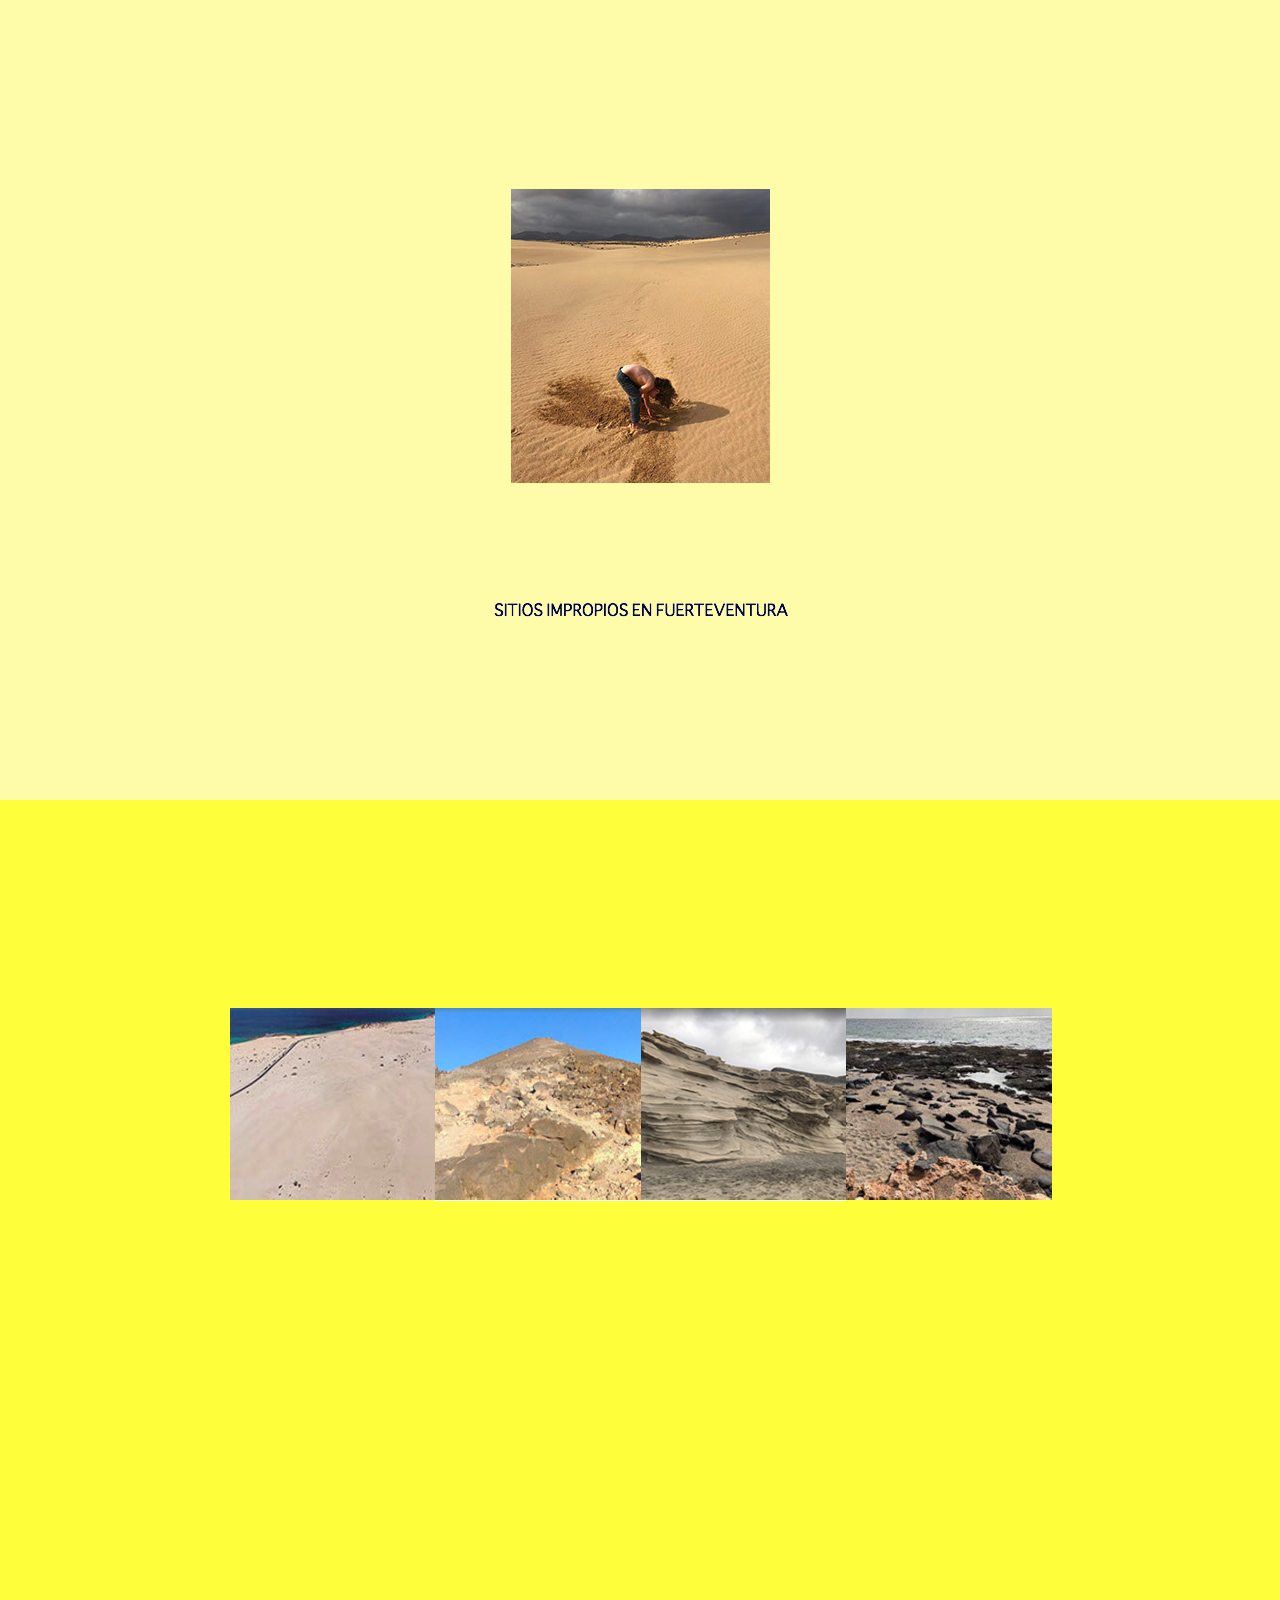
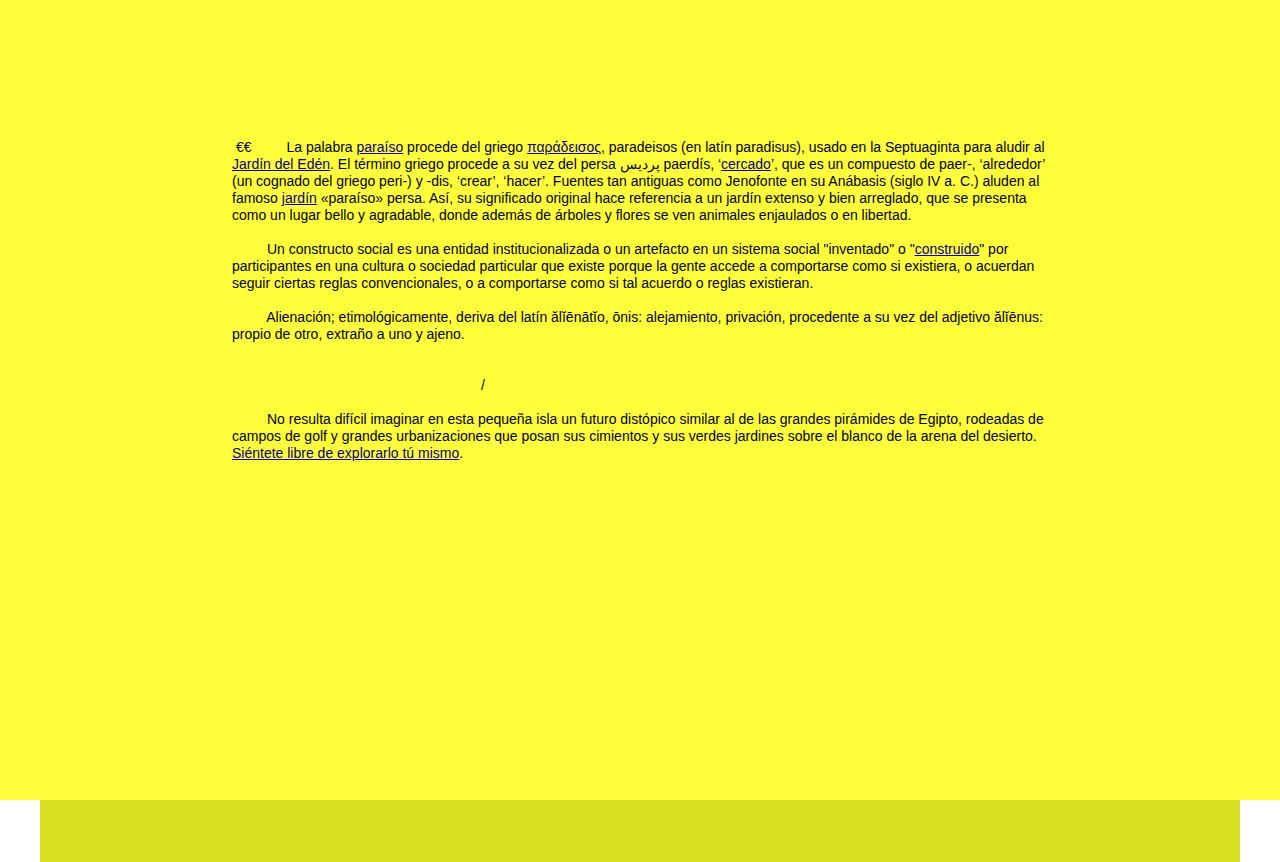
<file: index.html>
<!DOCTYPE html>
<html class="nojs html css_verticalspacer" lang="es-ES">
 <head>

  <meta http-equiv="Content-type" content="text/html;charset=UTF-8"/>
  <meta name="generator" content="2018.1.0.386"/>
  <meta name="viewport" content="width=device-width, initial-scale=1.0"/>
  
  <script type="text/javascript">
   // Update the 'nojs'/'js' class on the html node
document.documentElement.className = document.documentElement.className.replace(/\bnojs\b/g, 'js');

// Check that all required assets are uploaded and up-to-date
if(typeof Muse == "undefined") window.Muse = {}; window.Muse.assets = {"required":["museutils.js", "museconfig.js", "jquery.watch.js", "require.js", "index.css"], "outOfDate":[]};
</script>
  
  <title>Turismo impropio</title>
  <!-- CSS -->
  <link rel="stylesheet" type="text/css" href="css/site_global.css?crc=4075861810"/>
  <link rel="stylesheet" type="text/css" href="css/index.css?crc=460614976" id="pagesheet"/>
   </head>
 <body>

  <div class="clearfix borderbox" id="page"><!-- column -->
   <div class="browser_width colelem" id="u94-bw">
    <div id="u94"><!-- column -->
     <div class="clearfix" id="u94_align_to_page">
      <div class="clearfix colelem" id="pu100"><!-- group -->
       <div class="clip_frame grpelem" id="u100"><!-- image -->
        <img class="block" id="u100_img" src="images/captura%20de%20pantalla%202018-05-01%20a%20las%20120559.jpg?crc=4057016727" alt="" data-heightwidthratio="1.3424657534246576" data-image-width="219" data-image-height="294"/>
       </div>
       <div class="clip_frame grpelem" id="u207"><!-- image -->
        <img class="block" id="u207_img" src="images/captura%20de%20pantalla%202018-05-01%20a%20las%20180807.jpg?crc=450326606" alt="" data-heightwidthratio="1.135135135135135" data-image-width="259" data-image-height="294"/>
       </div>
      </div>
      <img class="colelem" id="u167-4" alt="SITIOS IMPROPIOS EN FUERTEVENTURA" src="images/u167-4.png?crc=461035942" data-image-width="314"/><!-- rasterized frame -->
     </div>
    </div>
   </div>
   <div class="browser_width colelem" id="u171-bw">
    <div id="u171"><!-- group -->
     <div class="clearfix" id="u171_align_to_page">
      <div class="clearfix grpelem" id="pu187"><!-- group -->
       <div class="clip_frame grpelem" id="u187"><!-- image -->
        <img class="block" id="u187_img" src="images/captura%20de%20pantalla%202018-05-01%20a%20las%20175258-crop-u187.png?crc=4215436377" alt="" data-heightwidthratio="0.9320388349514563" data-image-width="206" data-image-height="192"/>
       </div>
       <div class="clearfix grpelem" id="u345-4"><!-- content -->
        <p>DUNAS DE CORRALEJO</p>
       </div>
       <a class="nonblock nontext transition clip_frame grpelem" id="u290" href="dunas-de-corralejo.html" target="_blank"><!-- image --><img class="block" id="u290_img" src="images/captura%20de%20pantalla%202018-05-01%20a%20las%20180940%20copia-crop-u290.jpg?crc=534059481" alt="" data-heightwidthratio="0.9365853658536586" data-image-width="205" data-image-height="192"/></a>
       <div class="clip_frame grpelem" id="u351"><!-- image -->
        <img class="block" id="u351_img" src="images/captura%20de%20pantalla%202018-05-01%20a%20las%20221350-crop-u351.jpg?crc=3786433697" alt="" data-heightwidthratio="0.9368932038834952" data-image-width="206" data-image-height="193"/>
       </div>
       <div class="clearfix grpelem" id="u361-4"><!-- content -->
        <p>PENINSULA DE JANDÍA</p>
       </div>
       <a class="nonblock nontext transition clip_frame grpelem" id="u364" href="peninsula-de-jandia.html"><!-- image --><img class="block" id="u364_img" src="images/captura%20de%20pantalla%202018-05-01%20a%20las%20224847-crop-u364.jpg?crc=392081597" alt="" data-heightwidthratio="0.9320388349514563" data-image-width="206" data-image-height="192"/></a>
      </div>
      <div class="clearfix grpelem" id="pu322"><!-- group -->
       <div class="clip_frame grpelem" id="u322"><!-- image -->
        <img class="block" id="u322_img" src="images/captura%20de%20pantalla%202018-05-02341%20a%20las%20134556-crop-u322.png?crc=4099242477" alt="" data-heightwidthratio="0.9414634146341463" data-image-width="205" data-image-height="193"/>
       </div>
       <div class="clearfix grpelem" id="u348-4"><!-- content -->
        <p>ISTMO; LA PARED</p>
       </div>
       <a class="nonblock nontext transition clip_frame grpelem" id="u332" href="istmo.html"><!-- image --><img class="block" id="u332_img" src="images/captura%20de%20pantalla%202018jjjj-05-01%20a%20las%20143057%20copia-crop-u332.png?crc=3831789692" alt="" data-heightwidthratio="0.9320388349514563" data-image-width="206" data-image-height="192"/></a>
      </div>
      <div class="clearfix grpelem" id="pu177"><!-- group -->
       <div class="clip_frame grpelem" id="u177"><!-- image -->
        <img class="block" id="u177_img" src="images/captura%20de%20pantalla%202018-05-01%20a%20las%20125122-crop-u177.png?crc=41642833" alt="" data-heightwidthratio="0.9320388349514563" data-image-width="206" data-image-height="192"/>
       </div>
       <div class="clearfix grpelem" id="u342-4"><!-- content -->
        <p>CAMPOS DE GOLF, ANTIGUA</p>
       </div>
       <a class="nonblock nontext transition clip_frame grpelem" id="u374" href="campos-de-golf-antigua.html"><!-- image --><img class="block" id="u374_img" src="images/captura%20de%20pantalla%202018-05-01%20a%20las%20232249-crop-u374.jpg?crc=168032664" alt="" data-heightwidthratio="0.9320388349514563" data-image-width="206" data-image-height="192"/></a>
      </div>
     </div>
    </div>
   </div>
   <div class="browser_width colelem" id="u387-bw">
    <div id="u387"><!-- group -->
     <div class="clearfix" id="u387_align_to_page">
      <div class="clearfix grpelem" id="u390-43"><!-- content -->
       <p>&nbsp;€€&nbsp;&nbsp;&nbsp;&nbsp;&nbsp;&nbsp;&nbsp;&nbsp; La palabra <a class="nonblock" href="https://www.google.es/search?q=paraiso&amp;rlz=1C5CHFA_enES782ES785&amp;source=lnms&amp;tbm=isch&amp;sa=X&amp;ved=0ahUKEwim9KaD6fHaAhXJWBQKHY-dCH4Q_AUICigB&amp;biw=1402&amp;bih=694&amp;dpr=2" target="_blank">paraíso</a> procede del griego <a class="nonblock" href="https://www.google.es/search?q=%CF%80%CE%B1%CF%81%CE%AC%CE%B4%CE%B5%CE%B9%CF%83%CE%BF%CF%82&amp;rlz=1C5CHFA_enES782ES785&amp;source=lnms&amp;tbm=isch&amp;sa=X&amp;ved=0ahUKEwjbg5qc6fHaAhWFyRQKHcoyB_4Q_AUICigB&amp;biw=1402&amp;bih=734" target="_blank">παράδεισος</a>, paradeisos (en latín paradisus), usado en la Septuaginta para aludir al <a class="nonblock" href="https://www.google.es/search?q=Jard%C3%ADn+del+Ed%C3%A9n&amp;rlz=1C5CHFA_enES782ES785&amp;source=lnms&amp;tbm=isch&amp;sa=X&amp;ved=0ahUKEwi7z5Cx6fHaAhWEPRQKHenrBzgQ_AUICigB&amp;biw=1402&amp;bih=734&amp;dpr=2" target="_blank">Jardín del Edén</a>. El término griego procede a su vez del persa پرديس paerdís, ‘<a class="nonblock" href="https://www.google.es/search?q=cercado&amp;rlz=1C5CHFA_enES782ES785&amp;source=lnms&amp;tbm=isch&amp;sa=X&amp;ved=0ahUKEwjixbLJ6fHaAhVC0xQKHbVJCDwQ_AUICygC&amp;biw=1402&amp;bih=734">cercado</a>’, que es un compuesto de paer-, ‘alrededor’ (un cognado del griego peri-) y -dis, ‘crear’, ‘hacer’. Fuentes tan antiguas como Jenofonte en su Anábasis (siglo IV a. C.) aluden al famoso <a class="nonblock" href="https://www.google.es/search?q=jardin&amp;rlz=1C5CHFA_enES782ES785&amp;source=lnms&amp;tbm=isch&amp;sa=X&amp;ved=0ahUKEwjexLuv6vHaAhWBkRQKHQJgDSYQ_AUICigB&amp;biw=1402&amp;bih=734" target="_blank">jardín</a> «paraíso» persa. Así, su significado original hace referencia a un jardín extenso y bien arreglado, que se presenta como un lugar bello y agradable, donde además de árboles y flores se ven animales enjaulados o en libertad.</p>
       <p>&nbsp;</p>
       <p>&nbsp;&nbsp;&nbsp;&nbsp;&nbsp;&nbsp;&nbsp;&nbsp; Un constructo social es una entidad institucionalizada o un artefacto en un sistema social &quot;inventado&quot; o &quot;<a class="nonblock" href="https://www.google.es/search?rlz=1C5CHFA_enES782ES785&amp;biw=1402&amp;bih=734&amp;tbm=isch&amp;sa=1&amp;ei=9FnvWoXdHqWd6ASBkrqgAg&amp;q=construccion&amp;oq=construccion&amp;gs_l=img.3..0l10.2218.3843.0.4082.6.6.0.0.0.0.224.687.0j2j2.4.0....0...1c.1.64.img..2.4.687...0i67k1.0.ewAcQruUGqM" target="_blank">construido</a>&quot; por participantes en una cultura o sociedad particular que existe porque la gente accede a comportarse como si existiera, o acuerdan seguir ciertas reglas convencionales, o a comportarse como si tal acuerdo o reglas existieran.</p>
       <p>&nbsp;</p>
       <p>&nbsp;&nbsp;&nbsp;&nbsp;&nbsp;&nbsp;&nbsp;&nbsp; Alienación; etimológicamente, deriva del latín ălĭēnātĭo, ōnis: alejamiento, privación, procedente a su vez del adjetivo ălĭēnus: propio de otro, extraño a uno y ajeno.</p>
       <p>&nbsp;</p>
       <p>&nbsp;</p>
       <p>&nbsp;&nbsp;&nbsp;&nbsp;&nbsp;&nbsp;&nbsp;&nbsp;&nbsp;&nbsp;&nbsp;&nbsp;&nbsp;&nbsp;&nbsp;&nbsp;&nbsp;&nbsp;&nbsp;&nbsp;&nbsp;&nbsp;&nbsp;&nbsp;&nbsp;&nbsp;&nbsp;&nbsp;&nbsp;&nbsp;&nbsp;&nbsp;&nbsp;&nbsp;&nbsp;&nbsp;&nbsp;&nbsp;&nbsp;&nbsp;&nbsp;&nbsp;&nbsp;&nbsp;&nbsp;&nbsp;&nbsp;&nbsp;&nbsp;&nbsp;&nbsp;&nbsp;&nbsp;&nbsp;&nbsp;&nbsp;&nbsp;&nbsp;&nbsp;&nbsp;&nbsp;&nbsp;&nbsp; /</p>
       <p>&nbsp;</p>
       <p>&nbsp;&nbsp;&nbsp;&nbsp;&nbsp;&nbsp;&nbsp;&nbsp; No resulta difícil imaginar en esta pequeña isla un futuro distópico similar al de las grandes pirámides de Egipto, rodeadas de campos de golf y grandes urbanizaciones que posan sus cimientos y sus verdes jardines sobre el blanco de la arena del desierto. <a class="nonblock" href="https://www.google.es/maps/search/piramides+de+cerca+de+Egipto/@29.9782653,31.13116,796m/data=!3m2!1e3!4b1">Siéntete libre de explorarlo tú mismo</a>.</p>
       <p>&nbsp;</p>
      </div>
     </div>
    </div>
   </div>
   <div class="verticalspacer" data-offset-top="2399" data-content-above-spacer="2399" data-content-below-spacer="62" data-sizePolicy="fixed" data-pintopage="page_fixedLeft"></div>
  </div>
  <!-- Other scripts -->
  <script type="text/javascript">
   // Decide whether to suppress missing file error or not based on preference setting
var suppressMissingFileError = false
</script>
  <script type="text/javascript">
   window.Muse.assets.check=function(c){if(!window.Muse.assets.checked){window.Muse.assets.checked=!0;var b={},d=function(a,b){if(window.getComputedStyle){var c=window.getComputedStyle(a,null);return c&&c.getPropertyValue(b)||c&&c[b]||""}if(document.documentElement.currentStyle)return(c=a.currentStyle)&&c[b]||a.style&&a.style[b]||"";return""},a=function(a){if(a.match(/^rgb/))return a=a.replace(/\s+/g,"").match(/([\d\,]+)/gi)[0].split(","),(parseInt(a[0])<<16)+(parseInt(a[1])<<8)+parseInt(a[2]);if(a.match(/^\#/))return parseInt(a.substr(1),
16);return 0},f=function(f){for(var g=document.getElementsByTagName("link"),j=0;j<g.length;j++)if("text/css"==g[j].type){var l=(g[j].href||"").match(/\/?css\/([\w\-]+\.css)\?crc=(\d+)/);if(!l||!l[1]||!l[2])break;b[l[1]]=l[2]}g=document.createElement("div");g.className="version";g.style.cssText="display:none; width:1px; height:1px;";document.getElementsByTagName("body")[0].appendChild(g);for(j=0;j<Muse.assets.required.length;){var l=Muse.assets.required[j],k=l.match(/([\w\-\.]+)\.(\w+)$/),i=k&&k[1]?
k[1]:null,k=k&&k[2]?k[2]:null;switch(k.toLowerCase()){case "css":i=i.replace(/\W/gi,"_").replace(/^([^a-z])/gi,"_$1");g.className+=" "+i;i=a(d(g,"color"));k=a(d(g,"backgroundColor"));i!=0||k!=0?(Muse.assets.required.splice(j,1),"undefined"!=typeof b[l]&&(i!=b[l]>>>24||k!=(b[l]&16777215))&&Muse.assets.outOfDate.push(l)):j++;g.className="version";break;case "js":j++;break;default:throw Error("Unsupported file type: "+k);}}c?c().jquery!="1.8.3"&&Muse.assets.outOfDate.push("jquery-1.8.3.min.js"):Muse.assets.required.push("jquery-1.8.3.min.js");
g.parentNode.removeChild(g);if(Muse.assets.outOfDate.length||Muse.assets.required.length)g="Puede que determinados archivos falten en el servidor o sean incorrectos. Limpie la cache del navegador e inténtelo de nuevo. Si el problema persiste, póngase en contacto con el administrador del sitio web.",f&&Muse.assets.outOfDate.length&&(g+="\nOut of date: "+Muse.assets.outOfDate.join(",")),f&&Muse.assets.required.length&&(g+="\nMissing: "+Muse.assets.required.join(",")),suppressMissingFileError?(g+="\nUse SuppressMissingFileError key in AppPrefs.xml to show missing file error pop up.",console.log(g)):alert(g)};location&&location.search&&location.search.match&&location.search.match(/muse_debug/gi)?
setTimeout(function(){f(!0)},5E3):f()}};
var muse_init=function(){require.config({baseUrl:""});require(["jquery","museutils","whatinput","jquery.watch"],function(c){var $ = c;$(document).ready(function(){try{
window.Muse.assets.check($);/* body */
Muse.Utils.transformMarkupToFixBrowserProblemsPreInit();/* body */
Muse.Utils.prepHyperlinks(true);/* body */
Muse.Utils.resizeHeight('.browser_width');/* resize height */
Muse.Utils.requestAnimationFrame(function() { $('body').addClass('initialized'); });/* mark body as initialized */
Muse.Utils.makeButtonsVisibleAfterSettingMinWidth();/* body */
Muse.Utils.fullPage('#page');/* 100% height page */
Muse.Utils.showWidgetsWhenReady();/* body */
Muse.Utils.transformMarkupToFixBrowserProblems();/* body */
}catch(b){if(b&&"function"==typeof b.notify?b.notify():Muse.Assert.fail("Error calling selector function: "+b),false)throw b;}})})};

</script>
  <!-- RequireJS script -->
  <script src="scripts/require.js?crc=7928878" type="text/javascript" async data-main="scripts/museconfig.js?crc=310584261" onload="if (requirejs) requirejs.onError = function(requireType, requireModule) { if (requireType && requireType.toString && requireType.toString().indexOf && 0 <= requireType.toString().indexOf('#scripterror')) window.Muse.assets.check(); }" onerror="window.Muse.assets.check();"></script>
   </body>
</html>
</file>
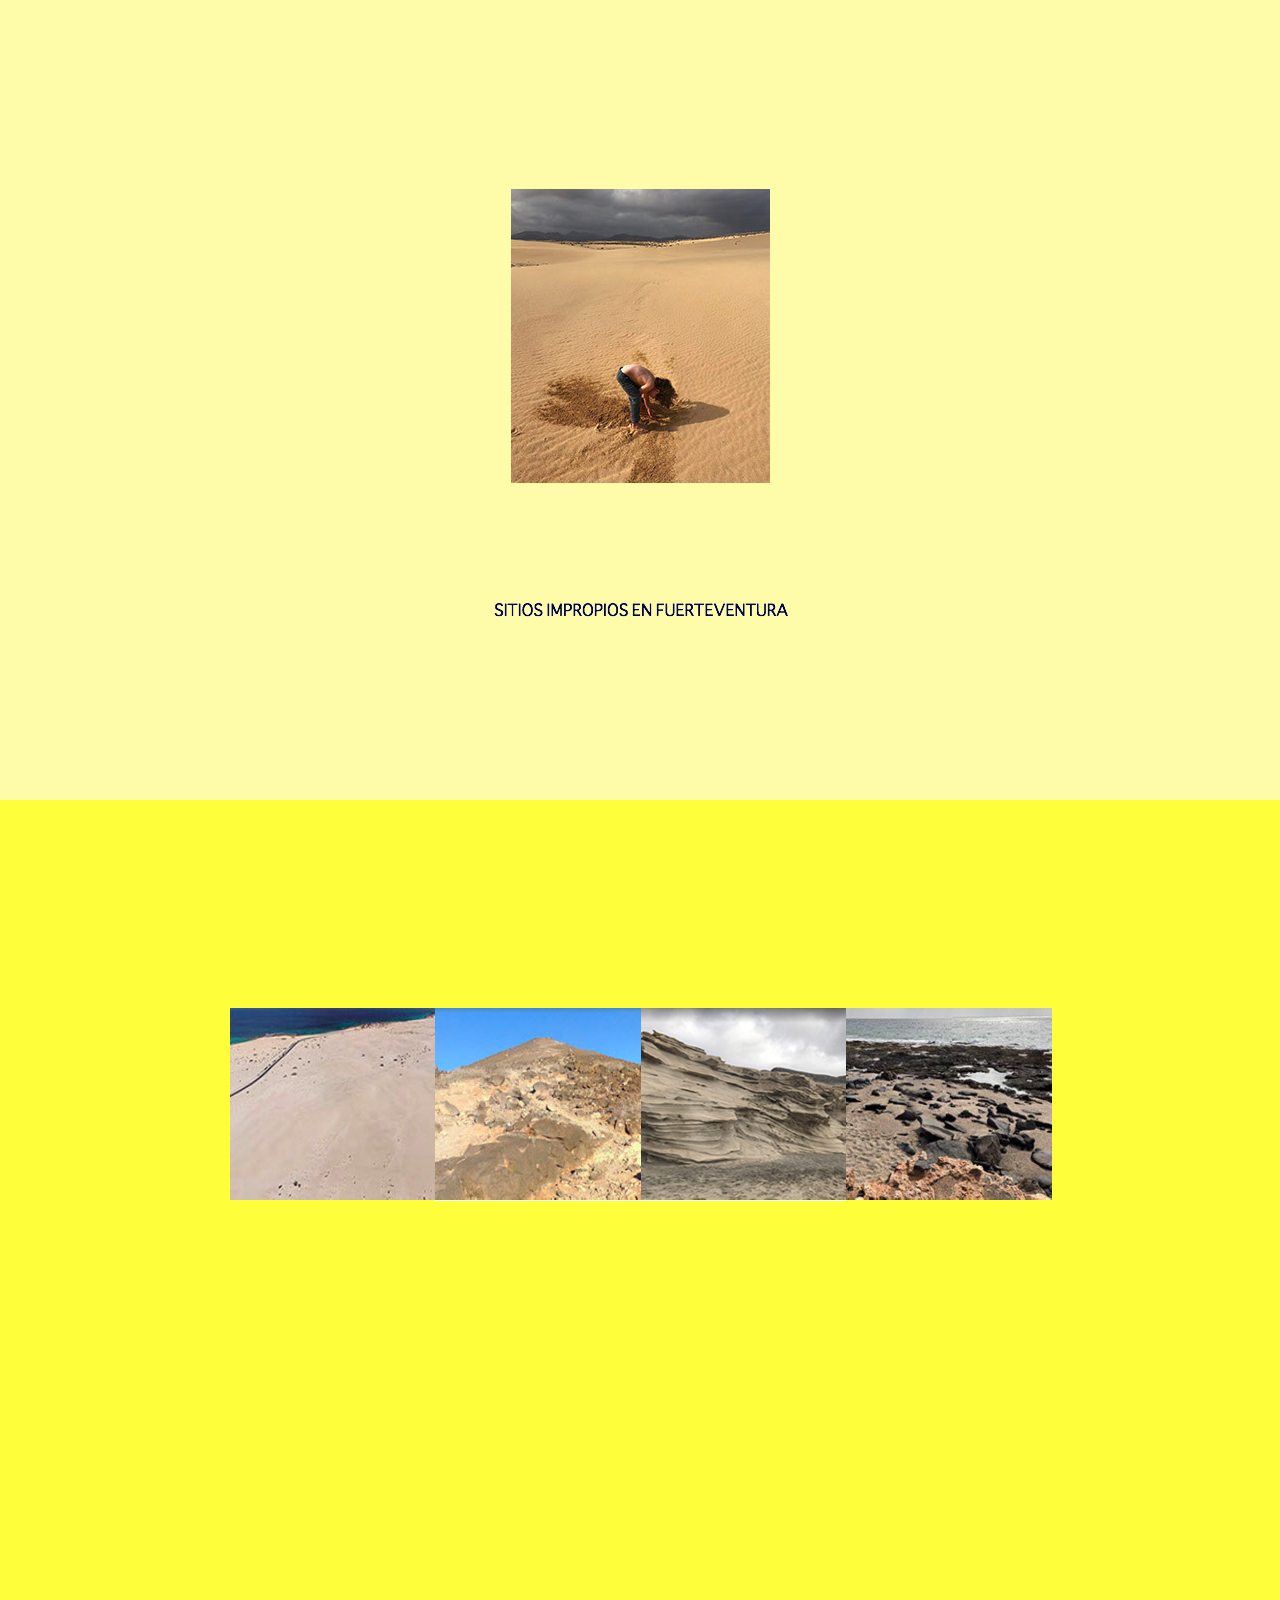
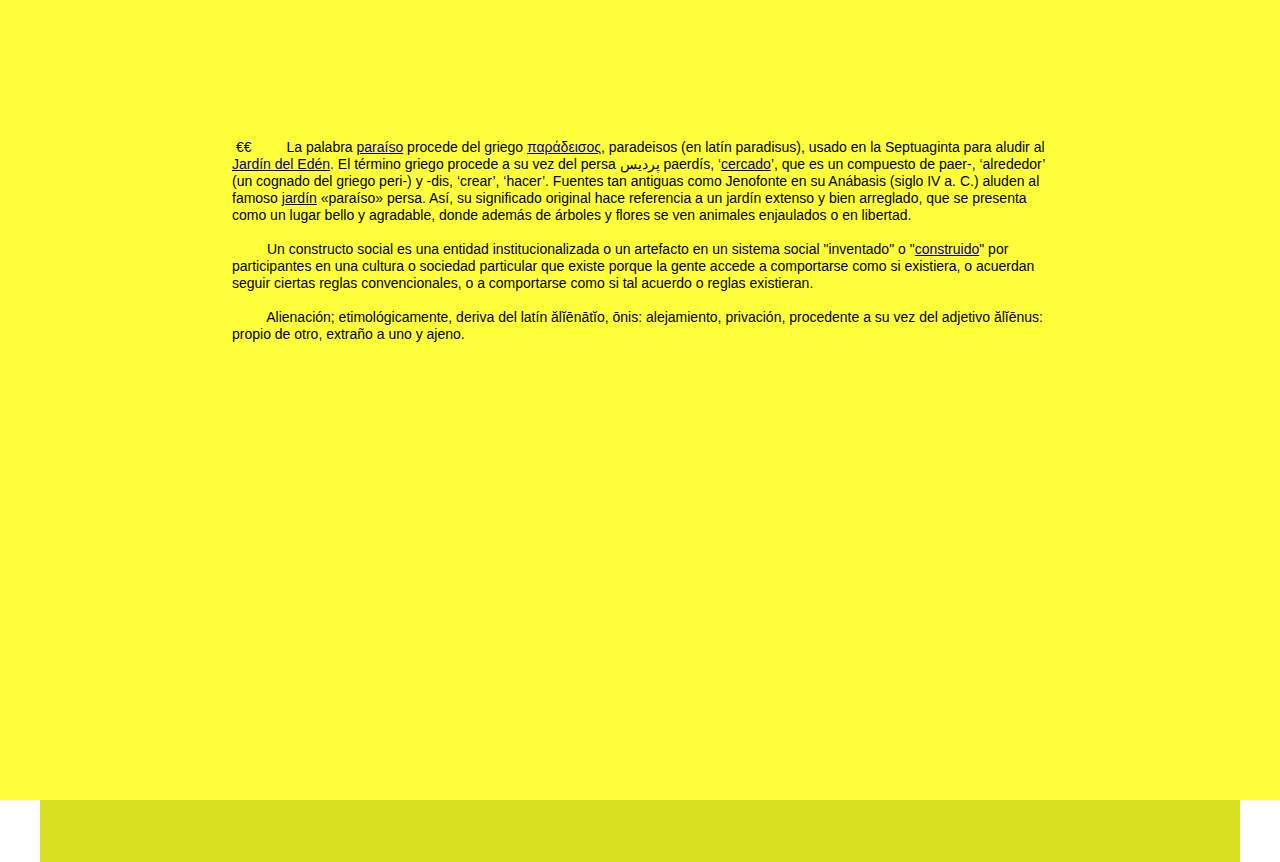
<file: docs/index.html>
<!DOCTYPE html>
<html class="nojs html css_verticalspacer" lang="es-ES">
 <head>

  <meta http-equiv="Content-type" content="text/html;charset=UTF-8"/>
  <meta name="generator" content="2018.1.0.386"/>
  <meta name="viewport" content="width=device-width, initial-scale=1.0"/>
  
  <script type="text/javascript">
   // Update the 'nojs'/'js' class on the html node
document.documentElement.className = document.documentElement.className.replace(/\bnojs\b/g, 'js');

// Check that all required assets are uploaded and up-to-date
if(typeof Muse == "undefined") window.Muse = {}; window.Muse.assets = {"required":["museutils.js", "museconfig.js", "jquery.watch.js", "require.js", "index.css"], "outOfDate":[]};
</script>
  
  <title>Turismo impropio</title>
  <!-- CSS -->
  <link rel="stylesheet" type="text/css" href="css/site_global.css?crc=4075861810"/>
  <link rel="stylesheet" type="text/css" href="css/index.css?crc=4117221356" id="pagesheet"/>
   </head>
 <body>

  <div class="clearfix borderbox" id="page"><!-- column -->
   <div class="browser_width colelem" id="u94-bw">
    <div id="u94"><!-- column -->
     <div class="clearfix" id="u94_align_to_page">
      <div class="clearfix colelem" id="pu100"><!-- group -->
       <div class="clip_frame grpelem" id="u100"><!-- image -->
        <img class="block" id="u100_img" src="images/captura%20de%20pantalla%202018-05-01%20a%20las%20120559.jpg?crc=4057016727" alt="" data-heightwidthratio="1.3424657534246576" data-image-width="219" data-image-height="294"/>
       </div>
       <div class="clip_frame grpelem" id="u207"><!-- image -->
        <img class="block" id="u207_img" src="images/captura%20de%20pantalla%202018-05-01%20a%20las%20180807.jpg?crc=450326606" alt="" data-heightwidthratio="1.135135135135135" data-image-width="259" data-image-height="294"/>
       </div>
      </div>
      <img class="colelem" id="u167-4" alt="SITIOS IMPROPIOS EN FUERTEVENTURA" src="images/u167-4.png?crc=461035942" data-image-width="314"/><!-- rasterized frame -->
     </div>
    </div>
   </div>
   <div class="browser_width colelem" id="u171-bw">
    <div id="u171"><!-- group -->
     <div class="clearfix" id="u171_align_to_page">
      <div class="clearfix grpelem" id="pu187"><!-- group -->
       <div class="clip_frame grpelem" id="u187"><!-- image -->
        <img class="block" id="u187_img" src="images/captura%20de%20pantalla%202018-05-01%20a%20las%20175258-crop-u187.png?crc=4215436377" alt="" data-heightwidthratio="0.9320388349514563" data-image-width="206" data-image-height="192"/>
       </div>
       <div class="clearfix grpelem" id="u345-4"><!-- content -->
        <p>DUNAS DE CORRALEJO</p>
       </div>
       <a class="nonblock nontext transition clip_frame grpelem" id="u290" href="dunas-de-corralejo.html" target="_blank"><!-- image --><img class="block" id="u290_img" src="images/captura%20de%20pantalla%202018-05-01%20a%20las%20180940%20copia-crop-u290.jpg?crc=534059481" alt="" data-heightwidthratio="0.9365853658536586" data-image-width="205" data-image-height="192"/></a>
       <div class="clip_frame grpelem" id="u351"><!-- image -->
        <img class="block" id="u351_img" src="images/captura%20de%20pantalla%202018-05-01%20a%20las%20221350-crop-u351.jpg?crc=3786433697" alt="" data-heightwidthratio="0.9368932038834952" data-image-width="206" data-image-height="193"/>
       </div>
       <div class="clearfix grpelem" id="u361-4"><!-- content -->
        <p>PENINSULA DE JANDÍA</p>
       </div>
       <a class="nonblock nontext transition clip_frame grpelem" id="u364" href="peninsula-de-jandia.html"><!-- image --><img class="block" id="u364_img" src="images/captura%20de%20pantalla%202018-05-01%20a%20las%20224847-crop-u364.jpg?crc=392081597" alt="" data-heightwidthratio="0.9320388349514563" data-image-width="206" data-image-height="192"/></a>
      </div>
      <div class="clearfix grpelem" id="pu322"><!-- group -->
       <div class="clip_frame grpelem" id="u322"><!-- image -->
        <img class="block" id="u322_img" src="images/captura%20de%20pantalla%202018-05-02341%20a%20las%20134556-crop-u322.png?crc=4099242477" alt="" data-heightwidthratio="0.9414634146341463" data-image-width="205" data-image-height="193"/>
       </div>
       <div class="clearfix grpelem" id="u348-4"><!-- content -->
        <p>ISTMO; LA PARED</p>
       </div>
       <a class="nonblock nontext transition clip_frame grpelem" id="u332" href="istmo.html"><!-- image --><img class="block" id="u332_img" src="images/captura%20de%20pantalla%202018jjjj-05-01%20a%20las%20143057%20copia-crop-u332.png?crc=3831789692" alt="" data-heightwidthratio="0.9320388349514563" data-image-width="206" data-image-height="192"/></a>
      </div>
      <div class="clearfix grpelem" id="pu177"><!-- group -->
       <div class="clip_frame grpelem" id="u177"><!-- image -->
        <img class="block" id="u177_img" src="images/captura%20de%20pantalla%202018-05-01%20a%20las%20125122-crop-u177.png?crc=41642833" alt="" data-heightwidthratio="0.9320388349514563" data-image-width="206" data-image-height="192"/>
       </div>
       <div class="clearfix grpelem" id="u342-4"><!-- content -->
        <p>CAMPOS DE GOLF, ANTIGUA</p>
       </div>
       <a class="nonblock nontext transition clip_frame grpelem" id="u374" href="campos-de-golf-antigua.html"><!-- image --><img class="block" id="u374_img" src="images/captura%20de%20pantalla%202018-05-01%20a%20las%20232249-crop-u374.jpg?crc=168032664" alt="" data-heightwidthratio="0.9320388349514563" data-image-width="206" data-image-height="192"/></a>
      </div>
     </div>
    </div>
   </div>
   <div class="browser_width colelem" id="u387-bw">
    <div id="u387"><!-- group -->
     <div class="clearfix" id="u387_align_to_page">
      <div class="clearfix grpelem" id="u390-30"><!-- content -->
       <p>&nbsp;€€&nbsp;&nbsp;&nbsp;&nbsp;&nbsp;&nbsp;&nbsp;&nbsp; La palabra <a class="nonblock" href="https://www.google.es/search?q=paraiso&amp;rlz=1C5CHFA_enES782ES785&amp;source=lnms&amp;tbm=isch&amp;sa=X&amp;ved=0ahUKEwim9KaD6fHaAhXJWBQKHY-dCH4Q_AUICigB&amp;biw=1402&amp;bih=694&amp;dpr=2" target="_blank">paraíso</a> procede del griego <a class="nonblock" href="https://www.google.es/search?q=%CF%80%CE%B1%CF%81%CE%AC%CE%B4%CE%B5%CE%B9%CF%83%CE%BF%CF%82&amp;rlz=1C5CHFA_enES782ES785&amp;source=lnms&amp;tbm=isch&amp;sa=X&amp;ved=0ahUKEwjbg5qc6fHaAhWFyRQKHcoyB_4Q_AUICigB&amp;biw=1402&amp;bih=734" target="_blank">παράδεισος</a>, paradeisos (en latín paradisus), usado en la Septuaginta para aludir al <a class="nonblock" href="https://www.google.es/search?q=Jard%C3%ADn+del+Ed%C3%A9n&amp;rlz=1C5CHFA_enES782ES785&amp;source=lnms&amp;tbm=isch&amp;sa=X&amp;ved=0ahUKEwi7z5Cx6fHaAhWEPRQKHenrBzgQ_AUICigB&amp;biw=1402&amp;bih=734&amp;dpr=2" target="_blank">Jardín del Edén</a>. El término griego procede a su vez del persa پرديس paerdís, ‘<a class="nonblock" href="https://www.google.es/search?q=cercado&amp;rlz=1C5CHFA_enES782ES785&amp;source=lnms&amp;tbm=isch&amp;sa=X&amp;ved=0ahUKEwjixbLJ6fHaAhVC0xQKHbVJCDwQ_AUICygC&amp;biw=1402&amp;bih=734">cercado</a>’, que es un compuesto de paer-, ‘alrededor’ (un cognado del griego peri-) y -dis, ‘crear’, ‘hacer’. Fuentes tan antiguas como Jenofonte en su Anábasis (siglo IV a. C.) aluden al famoso <a class="nonblock" href="https://www.google.es/search?q=jardin&amp;rlz=1C5CHFA_enES782ES785&amp;source=lnms&amp;tbm=isch&amp;sa=X&amp;ved=0ahUKEwjexLuv6vHaAhWBkRQKHQJgDSYQ_AUICigB&amp;biw=1402&amp;bih=734" target="_blank">jardín</a> «paraíso» persa. Así, su significado original hace referencia a un jardín extenso y bien arreglado, que se presenta como un lugar bello y agradable, donde además de árboles y flores se ven animales enjaulados o en libertad.</p>
       <p>&nbsp;</p>
       <p>&nbsp;&nbsp;&nbsp;&nbsp;&nbsp;&nbsp;&nbsp;&nbsp; Un constructo social es una entidad institucionalizada o un artefacto en un sistema social &quot;inventado&quot; o &quot;<a class="nonblock" href="https://www.google.es/search?rlz=1C5CHFA_enES782ES785&amp;biw=1402&amp;bih=734&amp;tbm=isch&amp;sa=1&amp;ei=9FnvWoXdHqWd6ASBkrqgAg&amp;q=construccion&amp;oq=construccion&amp;gs_l=img.3..0l10.2218.3843.0.4082.6.6.0.0.0.0.224.687.0j2j2.4.0....0...1c.1.64.img..2.4.687...0i67k1.0.ewAcQruUGqM" target="_blank">construido</a>&quot; por participantes en una cultura o sociedad particular que existe porque la gente accede a comportarse como si existiera, o acuerdan seguir ciertas reglas convencionales, o a comportarse como si tal acuerdo o reglas existieran.</p>
       <p>&nbsp;</p>
       <p>&nbsp;&nbsp;&nbsp;&nbsp;&nbsp;&nbsp;&nbsp;&nbsp; Alienación; etimológicamente, deriva del latín ălĭēnātĭo, ōnis: alejamiento, privación, procedente a su vez del adjetivo ălĭēnus: propio de otro, extraño a uno y ajeno.</p>
      </div>
     </div>
    </div>
   </div>
   <div class="verticalspacer" data-offset-top="2399" data-content-above-spacer="2399" data-content-below-spacer="62" data-sizePolicy="fixed" data-pintopage="page_fixedLeft"></div>
  </div>
  <!-- Other scripts -->
  <script type="text/javascript">
   // Decide whether to suppress missing file error or not based on preference setting
var suppressMissingFileError = false
</script>
  <script type="text/javascript">
   window.Muse.assets.check=function(c){if(!window.Muse.assets.checked){window.Muse.assets.checked=!0;var b={},d=function(a,b){if(window.getComputedStyle){var c=window.getComputedStyle(a,null);return c&&c.getPropertyValue(b)||c&&c[b]||""}if(document.documentElement.currentStyle)return(c=a.currentStyle)&&c[b]||a.style&&a.style[b]||"";return""},a=function(a){if(a.match(/^rgb/))return a=a.replace(/\s+/g,"").match(/([\d\,]+)/gi)[0].split(","),(parseInt(a[0])<<16)+(parseInt(a[1])<<8)+parseInt(a[2]);if(a.match(/^\#/))return parseInt(a.substr(1),
16);return 0},f=function(f){for(var g=document.getElementsByTagName("link"),j=0;j<g.length;j++)if("text/css"==g[j].type){var l=(g[j].href||"").match(/\/?css\/([\w\-]+\.css)\?crc=(\d+)/);if(!l||!l[1]||!l[2])break;b[l[1]]=l[2]}g=document.createElement("div");g.className="version";g.style.cssText="display:none; width:1px; height:1px;";document.getElementsByTagName("body")[0].appendChild(g);for(j=0;j<Muse.assets.required.length;){var l=Muse.assets.required[j],k=l.match(/([\w\-\.]+)\.(\w+)$/),i=k&&k[1]?
k[1]:null,k=k&&k[2]?k[2]:null;switch(k.toLowerCase()){case "css":i=i.replace(/\W/gi,"_").replace(/^([^a-z])/gi,"_$1");g.className+=" "+i;i=a(d(g,"color"));k=a(d(g,"backgroundColor"));i!=0||k!=0?(Muse.assets.required.splice(j,1),"undefined"!=typeof b[l]&&(i!=b[l]>>>24||k!=(b[l]&16777215))&&Muse.assets.outOfDate.push(l)):j++;g.className="version";break;case "js":j++;break;default:throw Error("Unsupported file type: "+k);}}c?c().jquery!="1.8.3"&&Muse.assets.outOfDate.push("jquery-1.8.3.min.js"):Muse.assets.required.push("jquery-1.8.3.min.js");
g.parentNode.removeChild(g);if(Muse.assets.outOfDate.length||Muse.assets.required.length)g="Puede que determinados archivos falten en el servidor o sean incorrectos. Limpie la cache del navegador e inténtelo de nuevo. Si el problema persiste, póngase en contacto con el administrador del sitio web.",f&&Muse.assets.outOfDate.length&&(g+="\nOut of date: "+Muse.assets.outOfDate.join(",")),f&&Muse.assets.required.length&&(g+="\nMissing: "+Muse.assets.required.join(",")),suppressMissingFileError?(g+="\nUse SuppressMissingFileError key in AppPrefs.xml to show missing file error pop up.",console.log(g)):alert(g)};location&&location.search&&location.search.match&&location.search.match(/muse_debug/gi)?
setTimeout(function(){f(!0)},5E3):f()}};
var muse_init=function(){require.config({baseUrl:""});require(["jquery","museutils","whatinput","jquery.watch"],function(c){var $ = c;$(document).ready(function(){try{
window.Muse.assets.check($);/* body */
Muse.Utils.transformMarkupToFixBrowserProblemsPreInit();/* body */
Muse.Utils.prepHyperlinks(true);/* body */
Muse.Utils.resizeHeight('.browser_width');/* resize height */
Muse.Utils.requestAnimationFrame(function() { $('body').addClass('initialized'); });/* mark body as initialized */
Muse.Utils.makeButtonsVisibleAfterSettingMinWidth();/* body */
Muse.Utils.fullPage('#page');/* 100% height page */
Muse.Utils.showWidgetsWhenReady();/* body */
Muse.Utils.transformMarkupToFixBrowserProblems();/* body */
}catch(b){if(b&&"function"==typeof b.notify?b.notify():Muse.Assert.fail("Error calling selector function: "+b),false)throw b;}})})};

</script>
  <!-- RequireJS script -->
  <script src="scripts/require.js?crc=7928878" type="text/javascript" async data-main="scripts/museconfig.js?crc=310584261" onload="if (requirejs) requirejs.onError = function(requireType, requireModule) { if (requireType && requireType.toString && requireType.toString().indexOf && 0 <= requireType.toString().indexOf('#scripterror')) window.Muse.assets.check(); }" onerror="window.Muse.assets.check();"></script>
   </body>
</html>
</file>
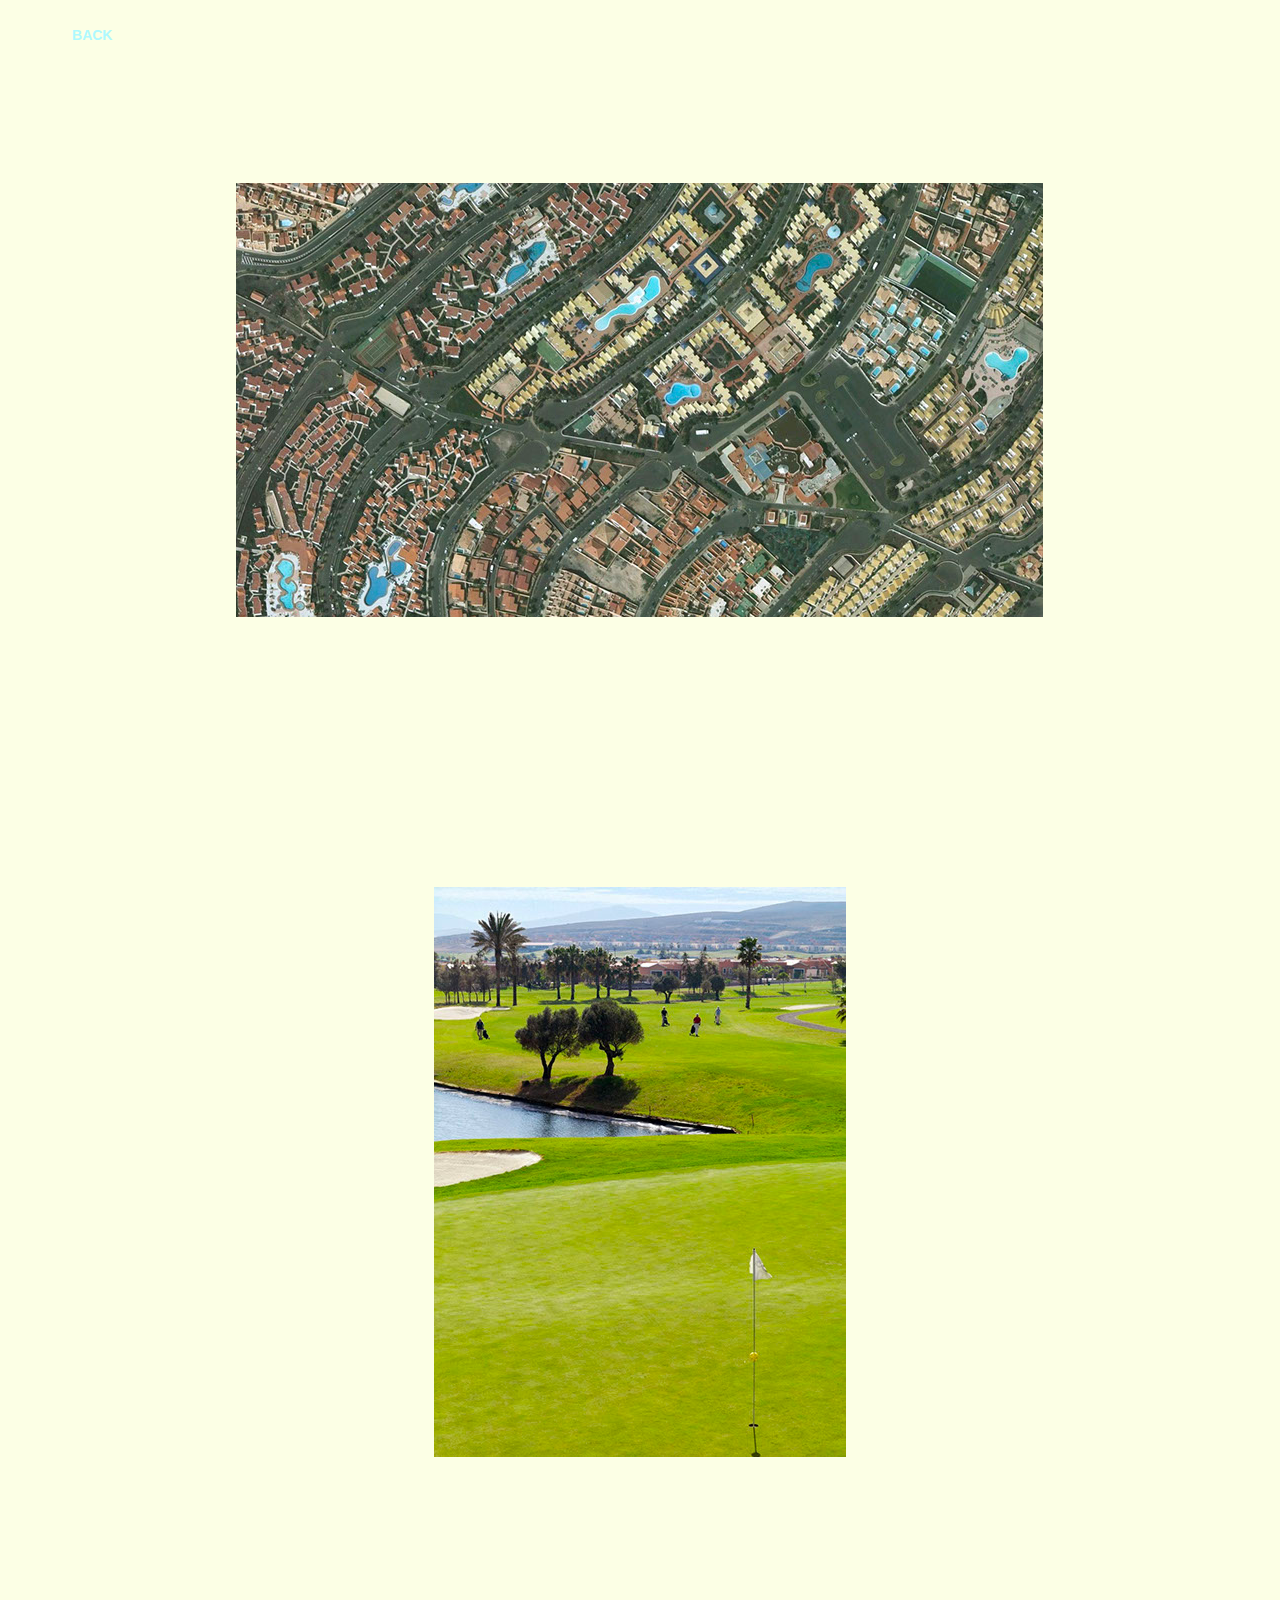
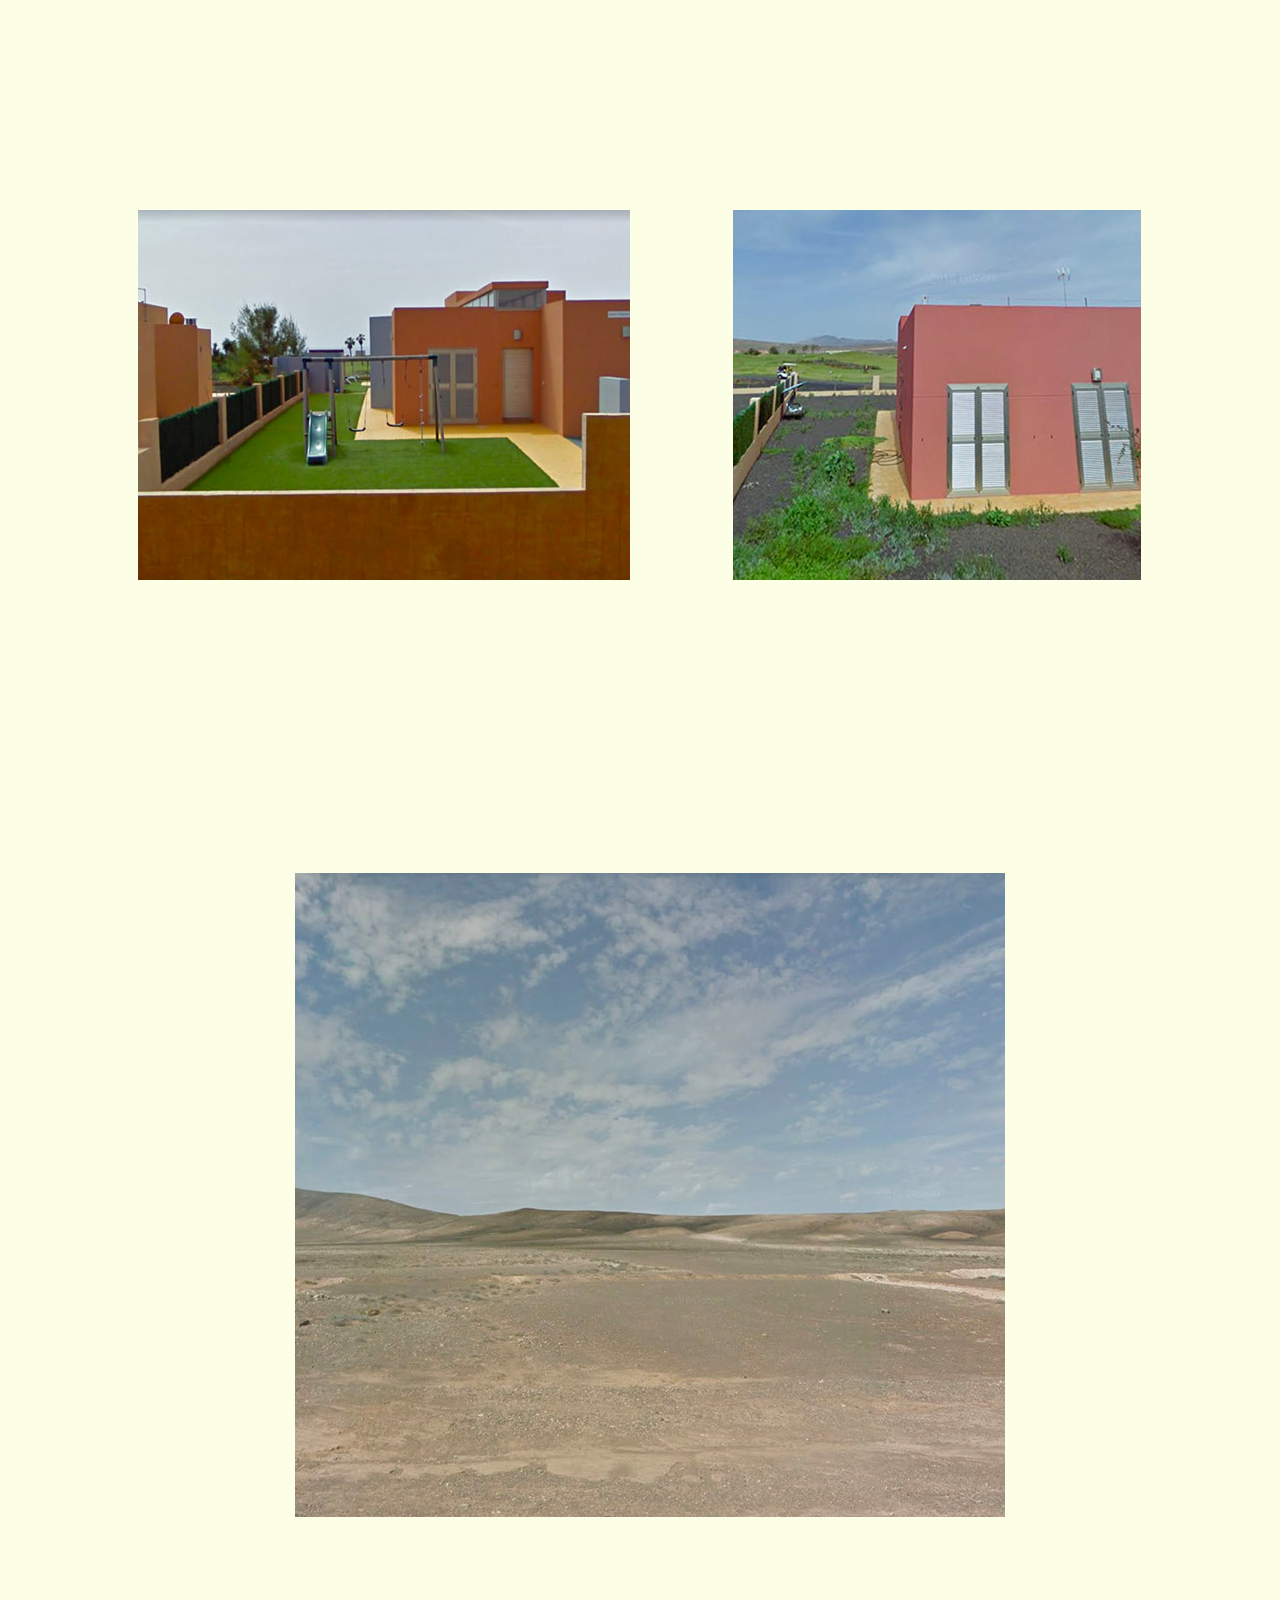
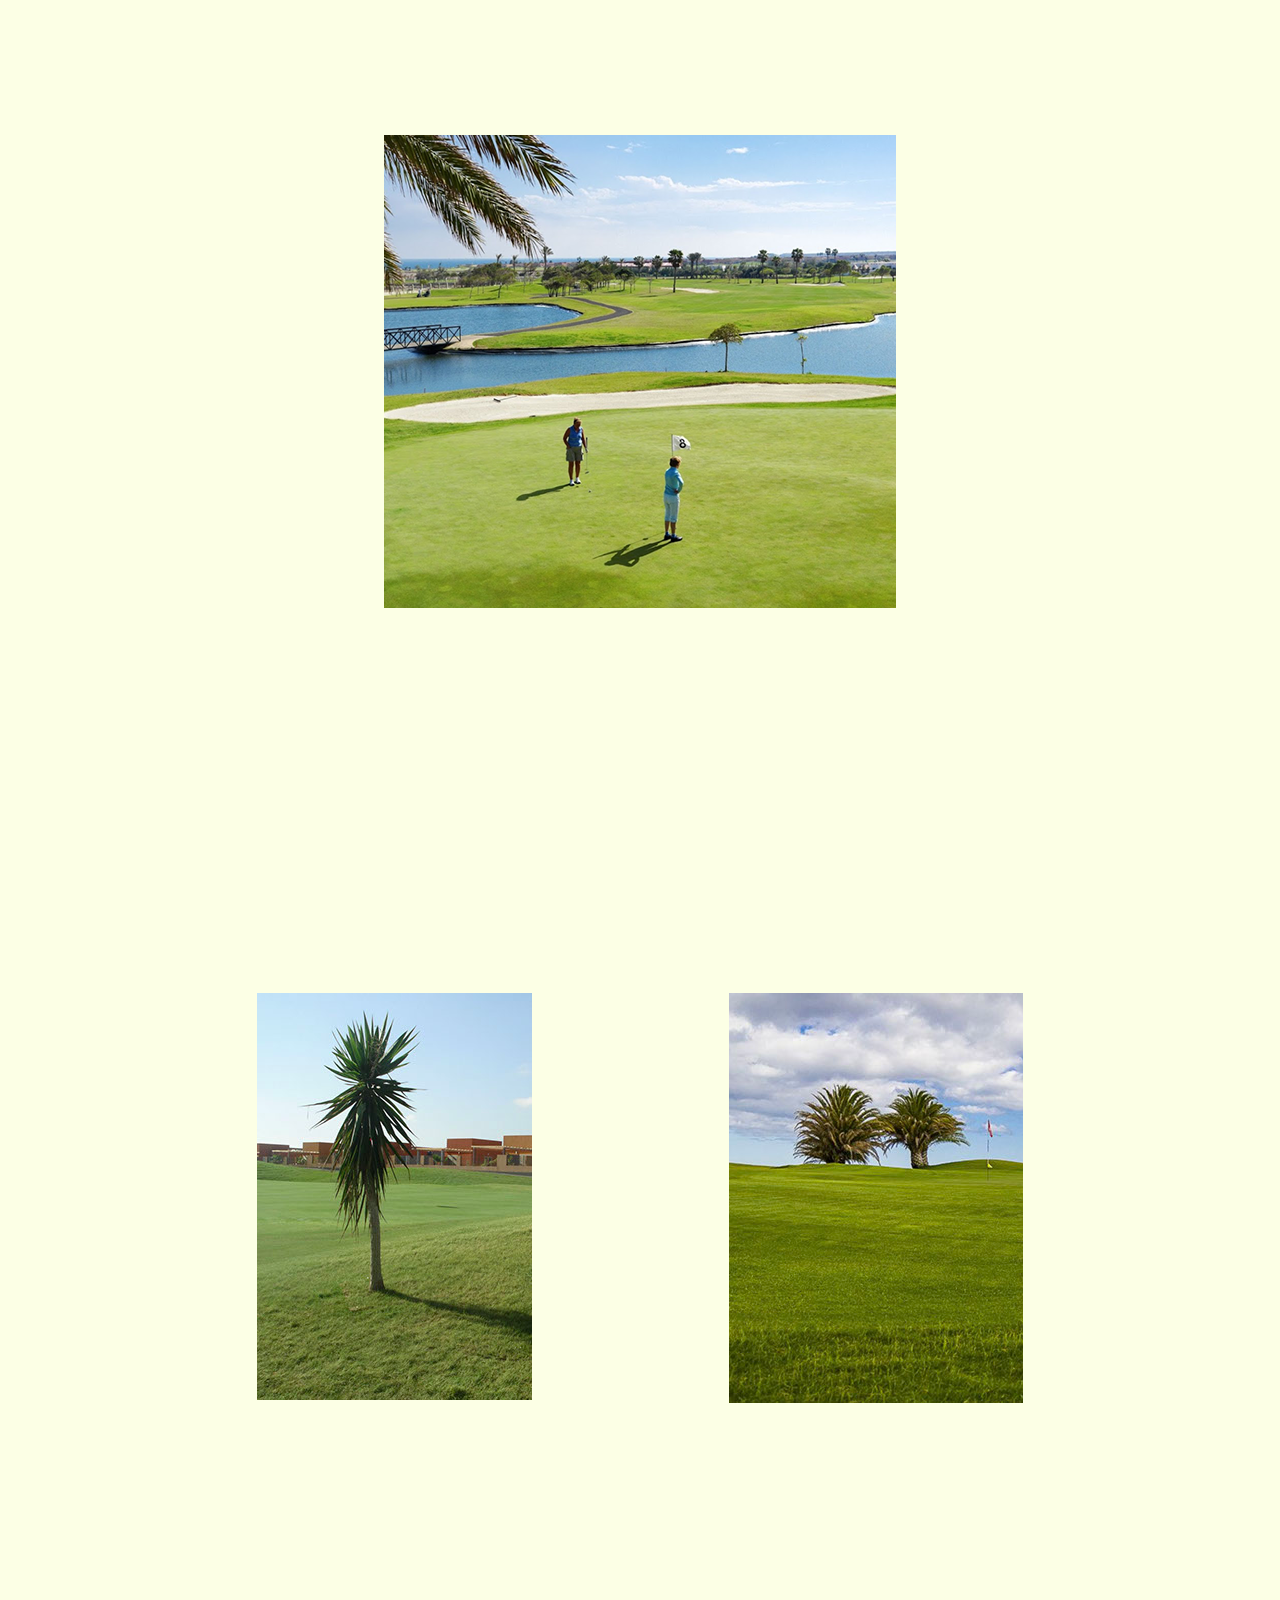
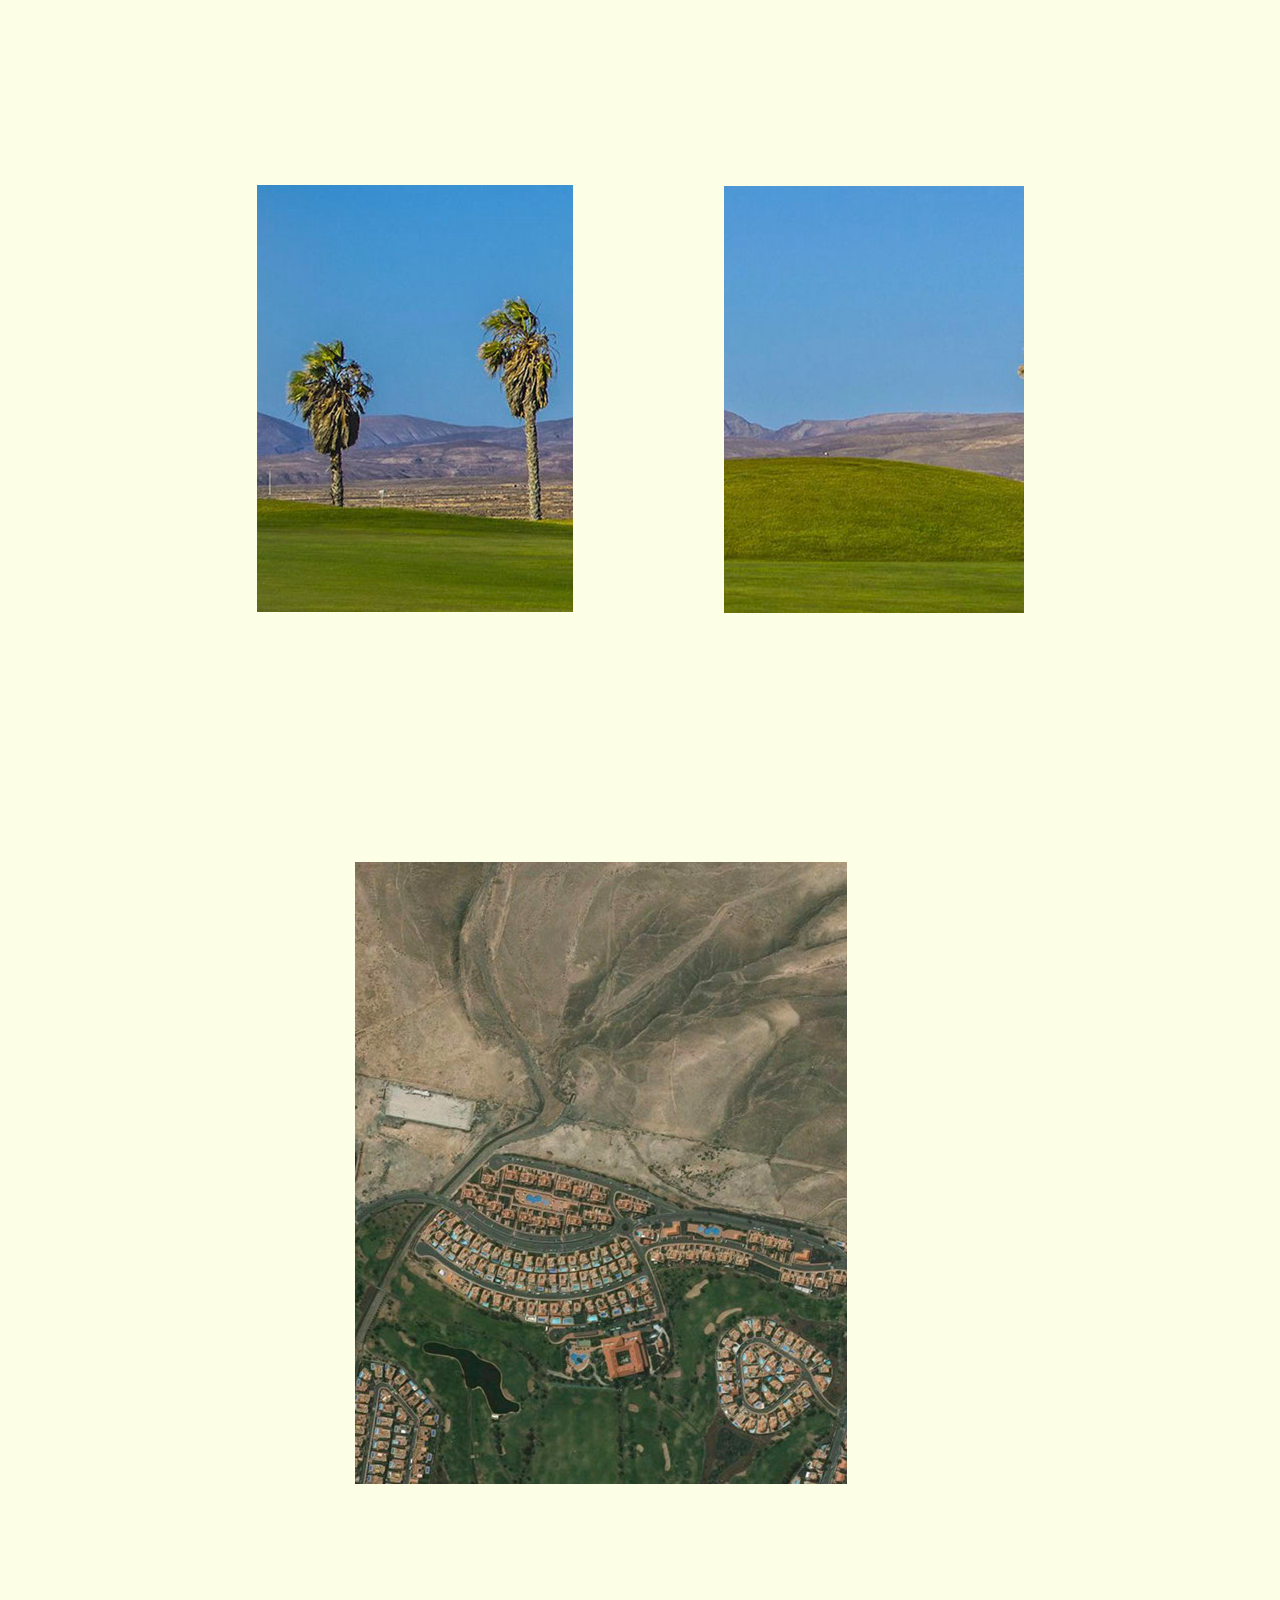
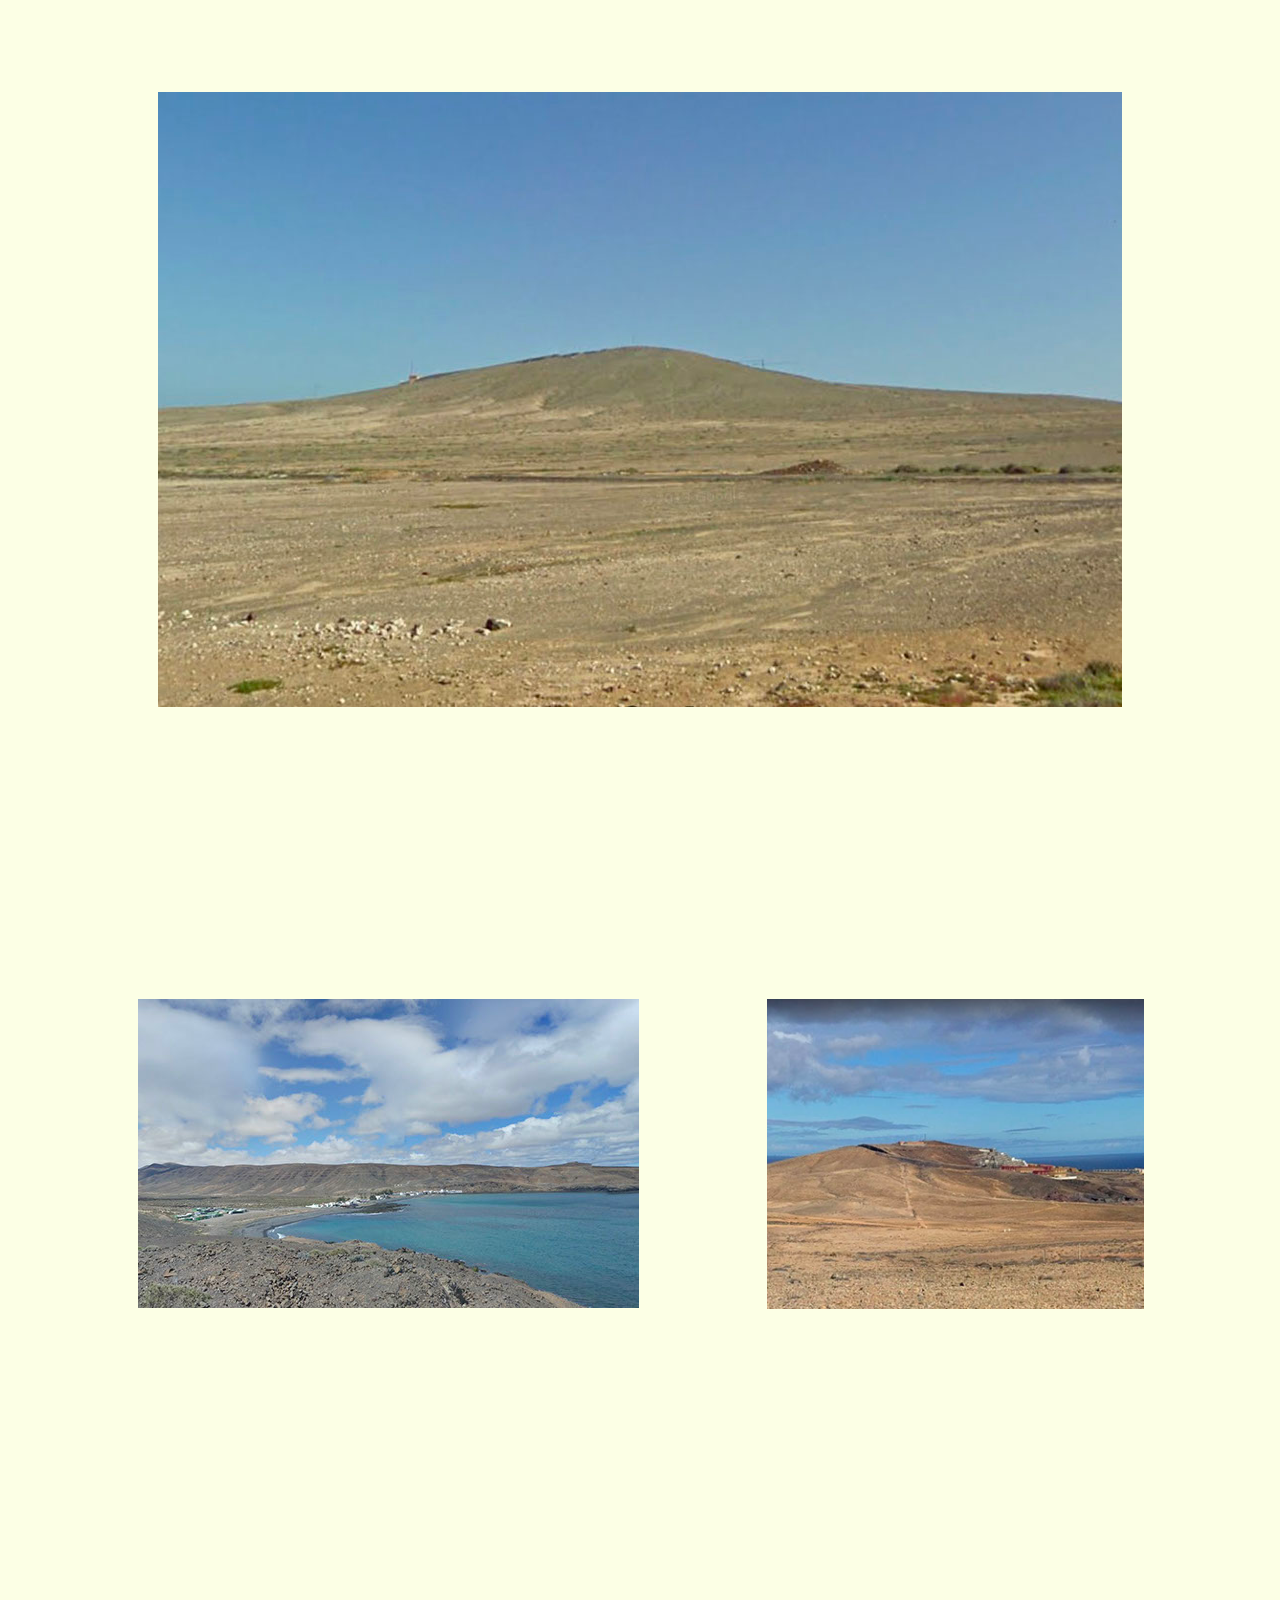
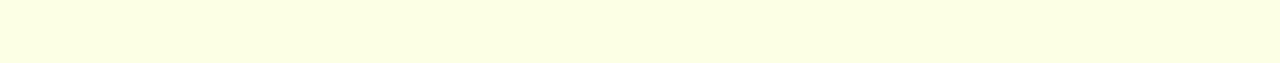
<file: campos-de-golf-antigua.html>
<!DOCTYPE html>
<html class="nojs html css_verticalspacer" lang="es-ES">
 <head>

  <meta http-equiv="Content-type" content="text/html;charset=UTF-8"/>
  <meta name="generator" content="2018.1.0.386"/>
  <meta name="viewport" content="width=device-width, initial-scale=1.0"/>
  
  <script type="text/javascript">
   // Update the 'nojs'/'js' class on the html node
document.documentElement.className = document.documentElement.className.replace(/\bnojs\b/g, 'js');

// Check that all required assets are uploaded and up-to-date
if(typeof Muse == "undefined") window.Muse = {}; window.Muse.assets = {"required":["museutils.js", "museconfig.js", "jquery.watch.js", "require.js", "campos-de-golf-antigua.css"], "outOfDate":[]};
</script>
  
  <title>CAMPOS DE GOLF ANTIGUA</title>
  <!-- CSS -->
  <link rel="stylesheet" type="text/css" href="css/site_global.css?crc=4075861810"/>
  <link rel="stylesheet" type="text/css" href="css/campos-de-golf-antigua.css?crc=105874771" id="pagesheet"/>
   </head>
 <body>

  <div class="clearfix borderbox" id="page"><!-- group -->
   <div class="clearfix grpelem" id="pu735-4"><!-- column -->
    <a class="nonblock nontext clearfix colelem" id="u735-4" href="index.html"><!-- content --><p>BACK</p></a>
    <div class="clip_frame colelem" id="u987"><!-- image -->
     <img class="block" id="u987_img" src="images/captura%20de%20pantalla%202018-05-01%20a%20las%20124758.jpg?crc=3940276559" alt="" data-heightwidthratio="0.5377942998760843" data-image-width="807" data-image-height="434"/>
    </div>
    <div class="clip_frame colelem" id="u1000"><!-- image -->
     <img class="block" id="u1000_img" src="images/captura%20de%20pantalla%202018-05-01%20a%20las%20125302.jpg?crc=3881093969" alt="" data-heightwidthratio="1.383495145631068" data-image-width="412" data-image-height="570"/>
    </div>
    <div class="clearfix colelem" id="pu1010"><!-- group -->
     <div class="clip_frame grpelem" id="u1010"><!-- image -->
      <img class="block" id="u1010_img" src="images/captura%20de%20pantalla%202018-05-01%20a%20las%20123901.jpg?crc=92514710" alt="" data-heightwidthratio="0.7520325203252033" data-image-width="492" data-image-height="370"/>
     </div>
     <div class="clip_frame grpelem" id="u1066"><!-- image -->
      <img class="block" id="u1066_img" src="images/captura%20de%20pantalla%202018-05-01%20a%20las%20124503.jpg?crc=3990604569" alt="" data-heightwidthratio="0.9068627450980392" data-image-width="408" data-image-height="370"/>
     </div>
     <div class="browser_width grpelem" id="u997-bw">
      <div id="u997"><!-- simple frame --></div>
     </div>
    </div>
    <div class="browser_width colelem" id="u1053-bw">
     <div id="u1053"><!-- group -->
      <div class="clearfix" id="u1053_align_to_page">
       <div class="clip_frame grpelem" id="u1056"><!-- image -->
        <img class="block" id="u1056_img" src="images/captura%20de%20pantalla%202018-05-01%20a%20las%201331533.jpg?crc=4031386193" alt="" data-heightwidthratio="0.9070422535211268" data-image-width="710" data-image-height="644"/>
       </div>
      </div>
     </div>
    </div>
    <div class="browser_width colelem" id="u1119-bw">
     <div id="u1119"><!-- group -->
      <div class="clearfix" id="u1119_align_to_page">
       <div class="clip_frame grpelem" id="u1122"><!-- image -->
        <img class="block" id="u1122_img" src="images/captura%20de%20pantalla%202018-05-01%20a%20las%20125122.png?crc=485184435" alt="" data-heightwidthratio="0.923828125" data-image-width="512" data-image-height="473"/>
       </div>
      </div>
     </div>
    </div>
    <div class="browser_width colelem" id="u1344-bw">
     <div id="u1344"><!-- group -->
      <div class="clearfix" id="u1344_align_to_page">
       <div class="clip_frame grpelem" id="u1347"><!-- image -->
        <img class="block" id="u1347_img" src="images/captura%20de%20pantalla%202018-05-04%20a%20las%20180231.jpg?crc=172149538" alt="" data-heightwidthratio="1.48" data-image-width="275" data-image-height="407"/>
       </div>
       <div class="clip_frame grpelem" id="u1357"><!-- image -->
        <img class="block" id="u1357_img" src="images/captura%20de%20pantalla%202018-05-04%20a%20las%20180144.jpg?crc=3866240264" alt="" data-heightwidthratio="1.3898305084745763" data-image-width="295" data-image-height="410"/>
       </div>
      </div>
     </div>
    </div>
    <div class="browser_width colelem" id="u1373-bw">
     <div id="u1373"><!-- group -->
      <div class="clearfix" id="u1373_align_to_page">
       <div class="clip_frame grpelem" id="u1386"><!-- image -->
        <img class="block" id="u1386_img" src="images/captura%20de%20pantalla%202018-05-04%20a%20las%20181819.jpg?crc=4125683695" alt="" data-heightwidthratio="1.3512658227848102" data-image-width="316" data-image-height="427"/>
       </div>
       <div class="clip_frame grpelem" id="u1376"><!-- image -->
        <img class="block" id="u1376_img" src="images/captura%20de%20pantalla%202018-05-04%20a%20las%20181806.jpg?crc=3960391857" alt="" data-heightwidthratio="1.4233333333333333" data-image-width="300" data-image-height="427"/>
       </div>
      </div>
     </div>
    </div>
    <div class="browser_width colelem" id="u1396-bw">
     <div id="u1396"><!-- group -->
      <div class="clearfix" id="u1396_align_to_page">
       <div class="clip_frame grpelem" id="u1399"><!-- image -->
        <img class="block" id="u1399_img" src="images/captura%20de%20pantalla%202018-05-01%20a%20las%20124912.jpg?crc=4159058843" alt="" data-heightwidthratio="1.2642276422764227" data-image-width="492" data-image-height="622"/>
       </div>
      </div>
     </div>
    </div>
    <div class="browser_width colelem" id="u1409-bw">
     <div id="u1409"><!-- group -->
      <div class="clearfix" id="u1409_align_to_page">
       <div class="clip_frame grpelem" id="u1412"><!-- image -->
        <img class="block" id="u1412_img" src="images/captura%20de%20pantalla%202018-05-01%20a%20las%20123741.jpg?crc=111810666" alt="" data-heightwidthratio="0.6379668049792531" data-image-width="964" data-image-height="615"/>
       </div>
      </div>
     </div>
    </div>
    <div class="browser_width colelem" id="u1422-bw">
     <div id="u1422"><!-- group -->
      <div class="clearfix" id="u1422_align_to_page">
       <div class="clip_frame grpelem" id="u1435"><!-- image -->
        <img class="block" id="u1435_img" src="images/captura%20de%20pantalla%202018-05-01%20a%20las%20130216.jpg?crc=4073472923" alt="" data-heightwidthratio="0.6167664670658682" data-image-width="501" data-image-height="309"/>
       </div>
       <div class="clip_frame grpelem" id="u1425"><!-- image -->
        <img class="block" id="u1425_img" src="images/captura%20de%20pantalla%202018-05-01%20a%20las%20174743.jpg?crc=4152078729" alt="" data-heightwidthratio="0.8222811671087533" data-image-width="377" data-image-height="310"/>
       </div>
      </div>
     </div>
    </div>
   </div>
   <div class="verticalspacer" data-offset-top="7998" data-content-above-spacer="7998" data-content-below-spacer="61" data-sizePolicy="fixed" data-pintopage="page_fixedLeft"></div>
   <div class="grpelem" id="u1050"><!-- simple frame --></div>
  </div>
  <!-- Other scripts -->
  <script type="text/javascript">
   // Decide whether to suppress missing file error or not based on preference setting
var suppressMissingFileError = false
</script>
  <script type="text/javascript">
   window.Muse.assets.check=function(c){if(!window.Muse.assets.checked){window.Muse.assets.checked=!0;var b={},d=function(a,b){if(window.getComputedStyle){var c=window.getComputedStyle(a,null);return c&&c.getPropertyValue(b)||c&&c[b]||""}if(document.documentElement.currentStyle)return(c=a.currentStyle)&&c[b]||a.style&&a.style[b]||"";return""},a=function(a){if(a.match(/^rgb/))return a=a.replace(/\s+/g,"").match(/([\d\,]+)/gi)[0].split(","),(parseInt(a[0])<<16)+(parseInt(a[1])<<8)+parseInt(a[2]);if(a.match(/^\#/))return parseInt(a.substr(1),
16);return 0},f=function(f){for(var g=document.getElementsByTagName("link"),j=0;j<g.length;j++)if("text/css"==g[j].type){var l=(g[j].href||"").match(/\/?css\/([\w\-]+\.css)\?crc=(\d+)/);if(!l||!l[1]||!l[2])break;b[l[1]]=l[2]}g=document.createElement("div");g.className="version";g.style.cssText="display:none; width:1px; height:1px;";document.getElementsByTagName("body")[0].appendChild(g);for(j=0;j<Muse.assets.required.length;){var l=Muse.assets.required[j],k=l.match(/([\w\-\.]+)\.(\w+)$/),i=k&&k[1]?
k[1]:null,k=k&&k[2]?k[2]:null;switch(k.toLowerCase()){case "css":i=i.replace(/\W/gi,"_").replace(/^([^a-z])/gi,"_$1");g.className+=" "+i;i=a(d(g,"color"));k=a(d(g,"backgroundColor"));i!=0||k!=0?(Muse.assets.required.splice(j,1),"undefined"!=typeof b[l]&&(i!=b[l]>>>24||k!=(b[l]&16777215))&&Muse.assets.outOfDate.push(l)):j++;g.className="version";break;case "js":j++;break;default:throw Error("Unsupported file type: "+k);}}c?c().jquery!="1.8.3"&&Muse.assets.outOfDate.push("jquery-1.8.3.min.js"):Muse.assets.required.push("jquery-1.8.3.min.js");
g.parentNode.removeChild(g);if(Muse.assets.outOfDate.length||Muse.assets.required.length)g="Puede que determinados archivos falten en el servidor o sean incorrectos. Limpie la cache del navegador e inténtelo de nuevo. Si el problema persiste, póngase en contacto con el administrador del sitio web.",f&&Muse.assets.outOfDate.length&&(g+="\nOut of date: "+Muse.assets.outOfDate.join(",")),f&&Muse.assets.required.length&&(g+="\nMissing: "+Muse.assets.required.join(",")),suppressMissingFileError?(g+="\nUse SuppressMissingFileError key in AppPrefs.xml to show missing file error pop up.",console.log(g)):alert(g)};location&&location.search&&location.search.match&&location.search.match(/muse_debug/gi)?
setTimeout(function(){f(!0)},5E3):f()}};
var muse_init=function(){require.config({baseUrl:""});require(["jquery","museutils","whatinput","jquery.watch"],function(c){var $ = c;$(document).ready(function(){try{
window.Muse.assets.check($);/* body */
Muse.Utils.transformMarkupToFixBrowserProblemsPreInit();/* body */
Muse.Utils.prepHyperlinks(true);/* body */
Muse.Utils.resizeHeight('.browser_width');/* resize height */
Muse.Utils.requestAnimationFrame(function() { $('body').addClass('initialized'); });/* mark body as initialized */
Muse.Utils.makeButtonsVisibleAfterSettingMinWidth();/* body */
Muse.Utils.fullPage('#page');/* 100% height page */
Muse.Utils.showWidgetsWhenReady();/* body */
Muse.Utils.transformMarkupToFixBrowserProblems();/* body */
}catch(b){if(b&&"function"==typeof b.notify?b.notify():Muse.Assert.fail("Error calling selector function: "+b),false)throw b;}})})};

</script>
  <!-- RequireJS script -->
  <script src="scripts/require.js?crc=7928878" type="text/javascript" async data-main="scripts/museconfig.js?crc=310584261" onload="if (requirejs) requirejs.onError = function(requireType, requireModule) { if (requireType && requireType.toString && requireType.toString().indexOf && 0 <= requireType.toString().indexOf('#scripterror')) window.Muse.assets.check(); }" onerror="window.Muse.assets.check();"></script>
   </body>
</html>
</file>
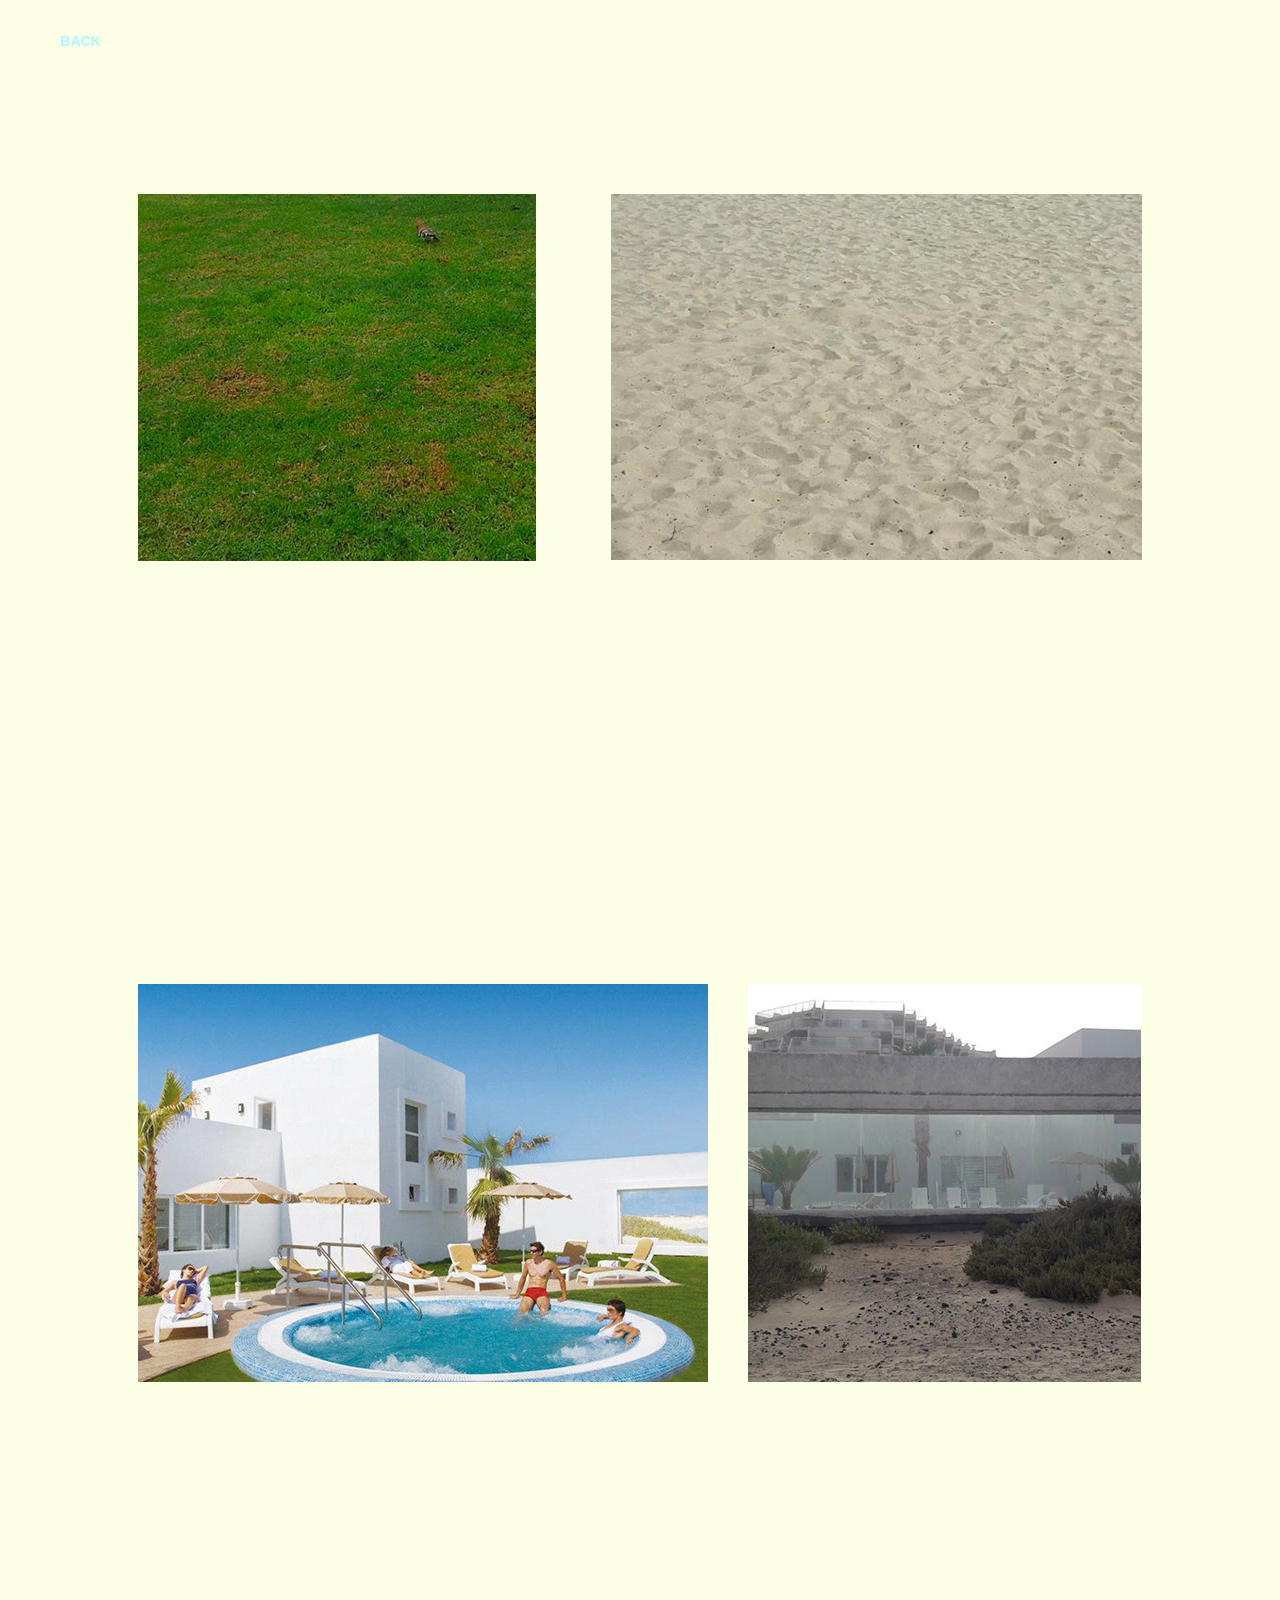
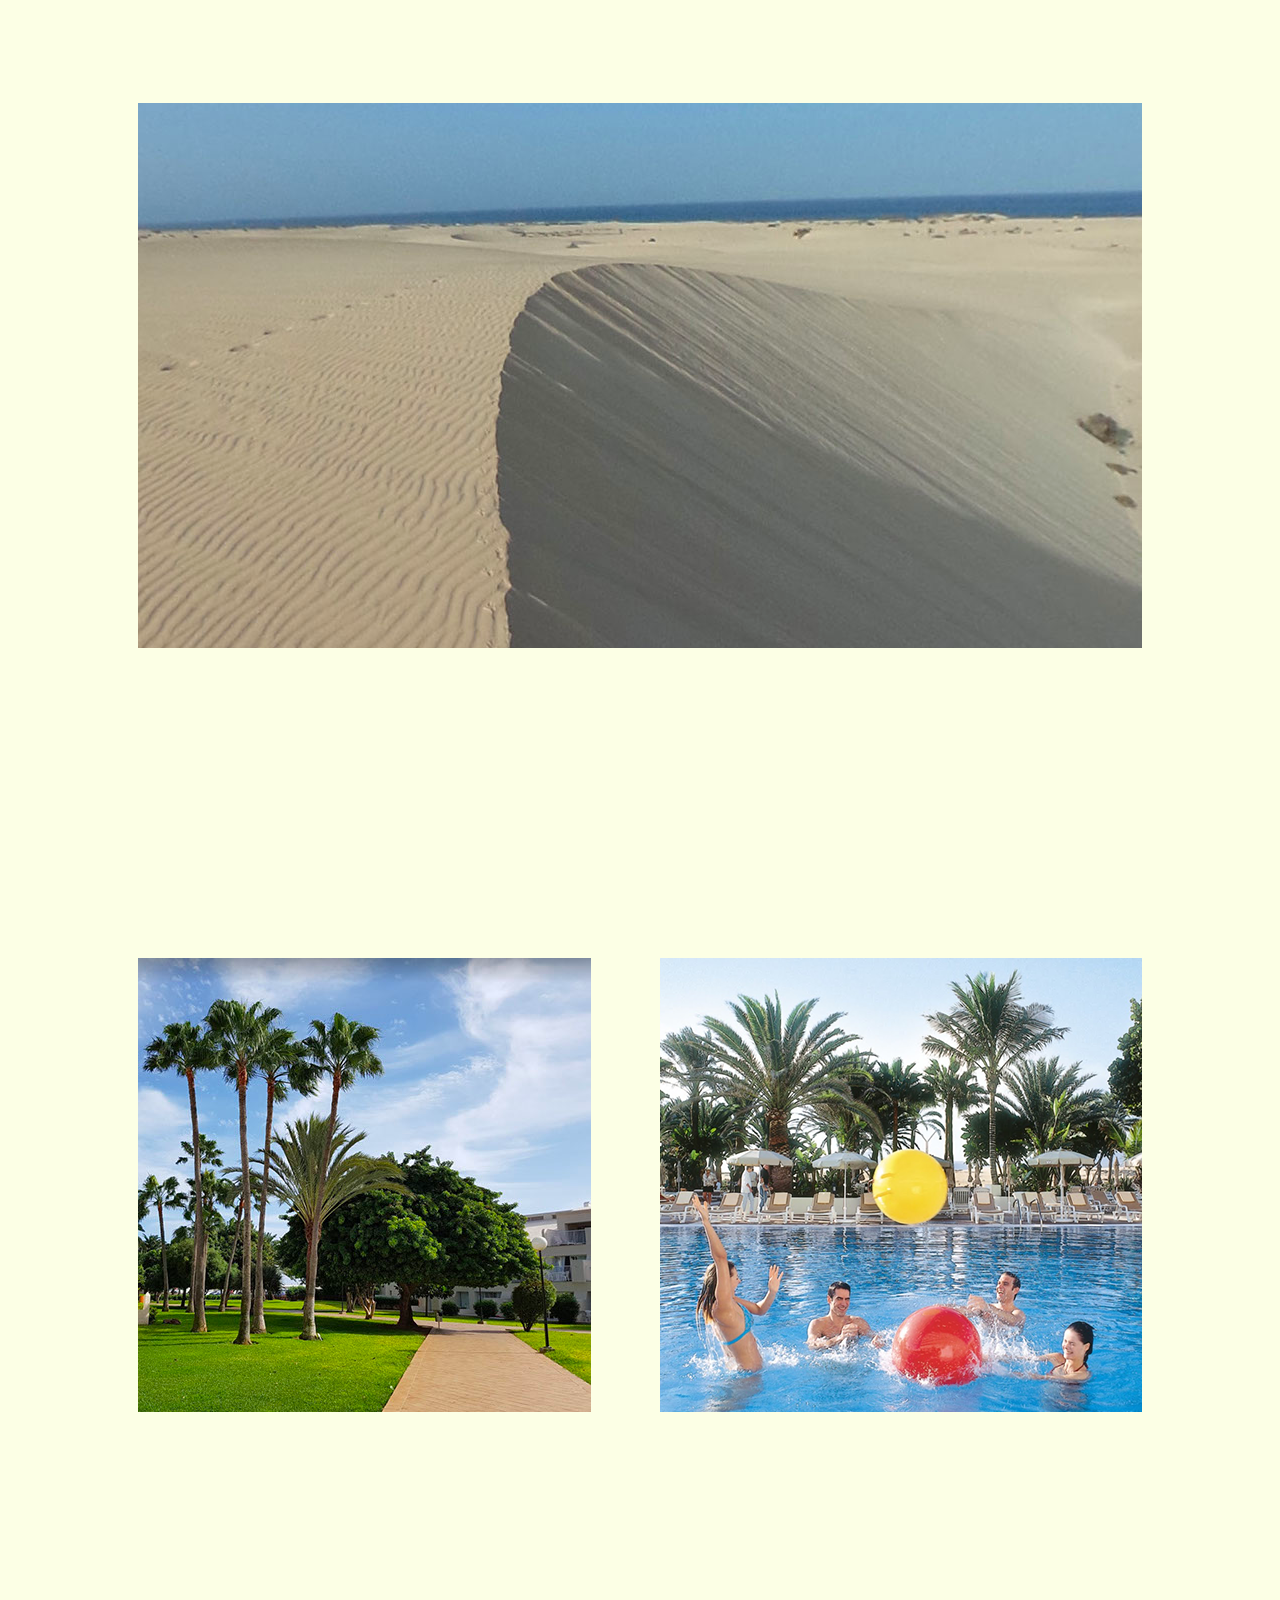
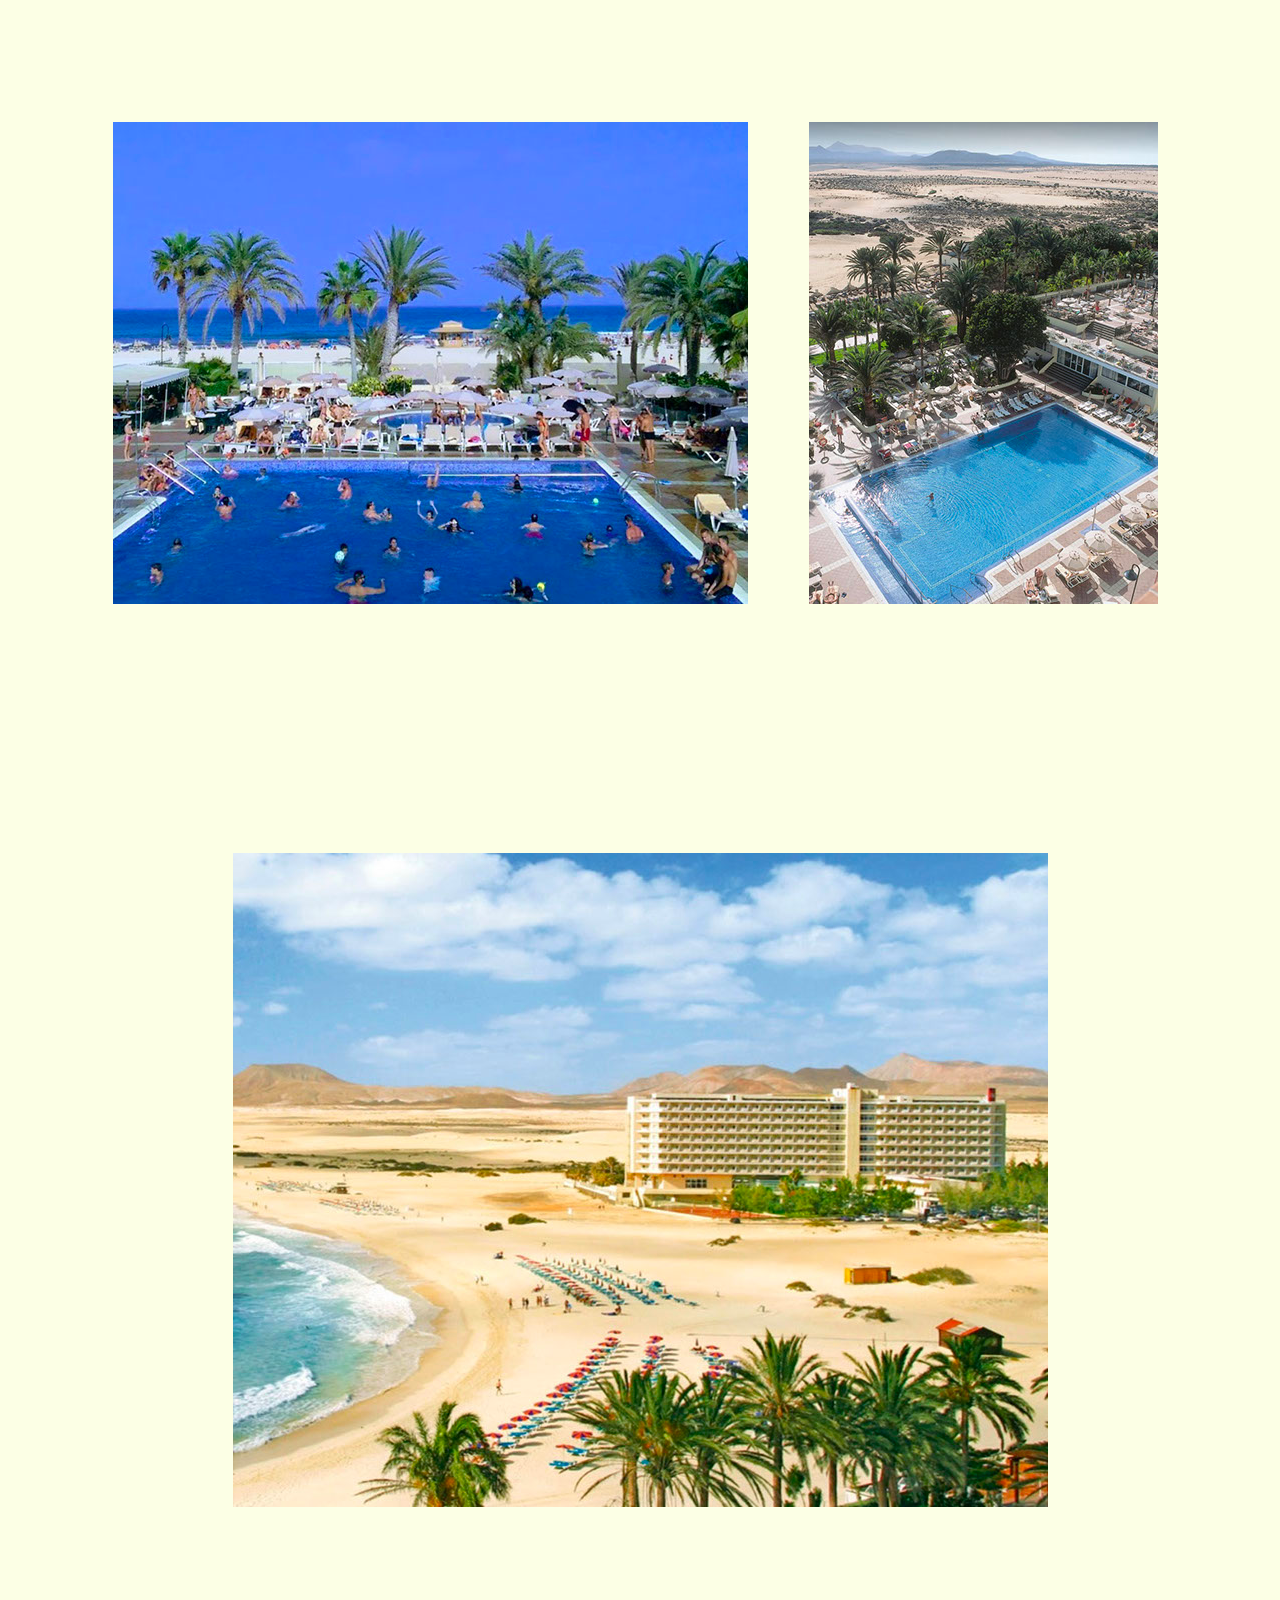
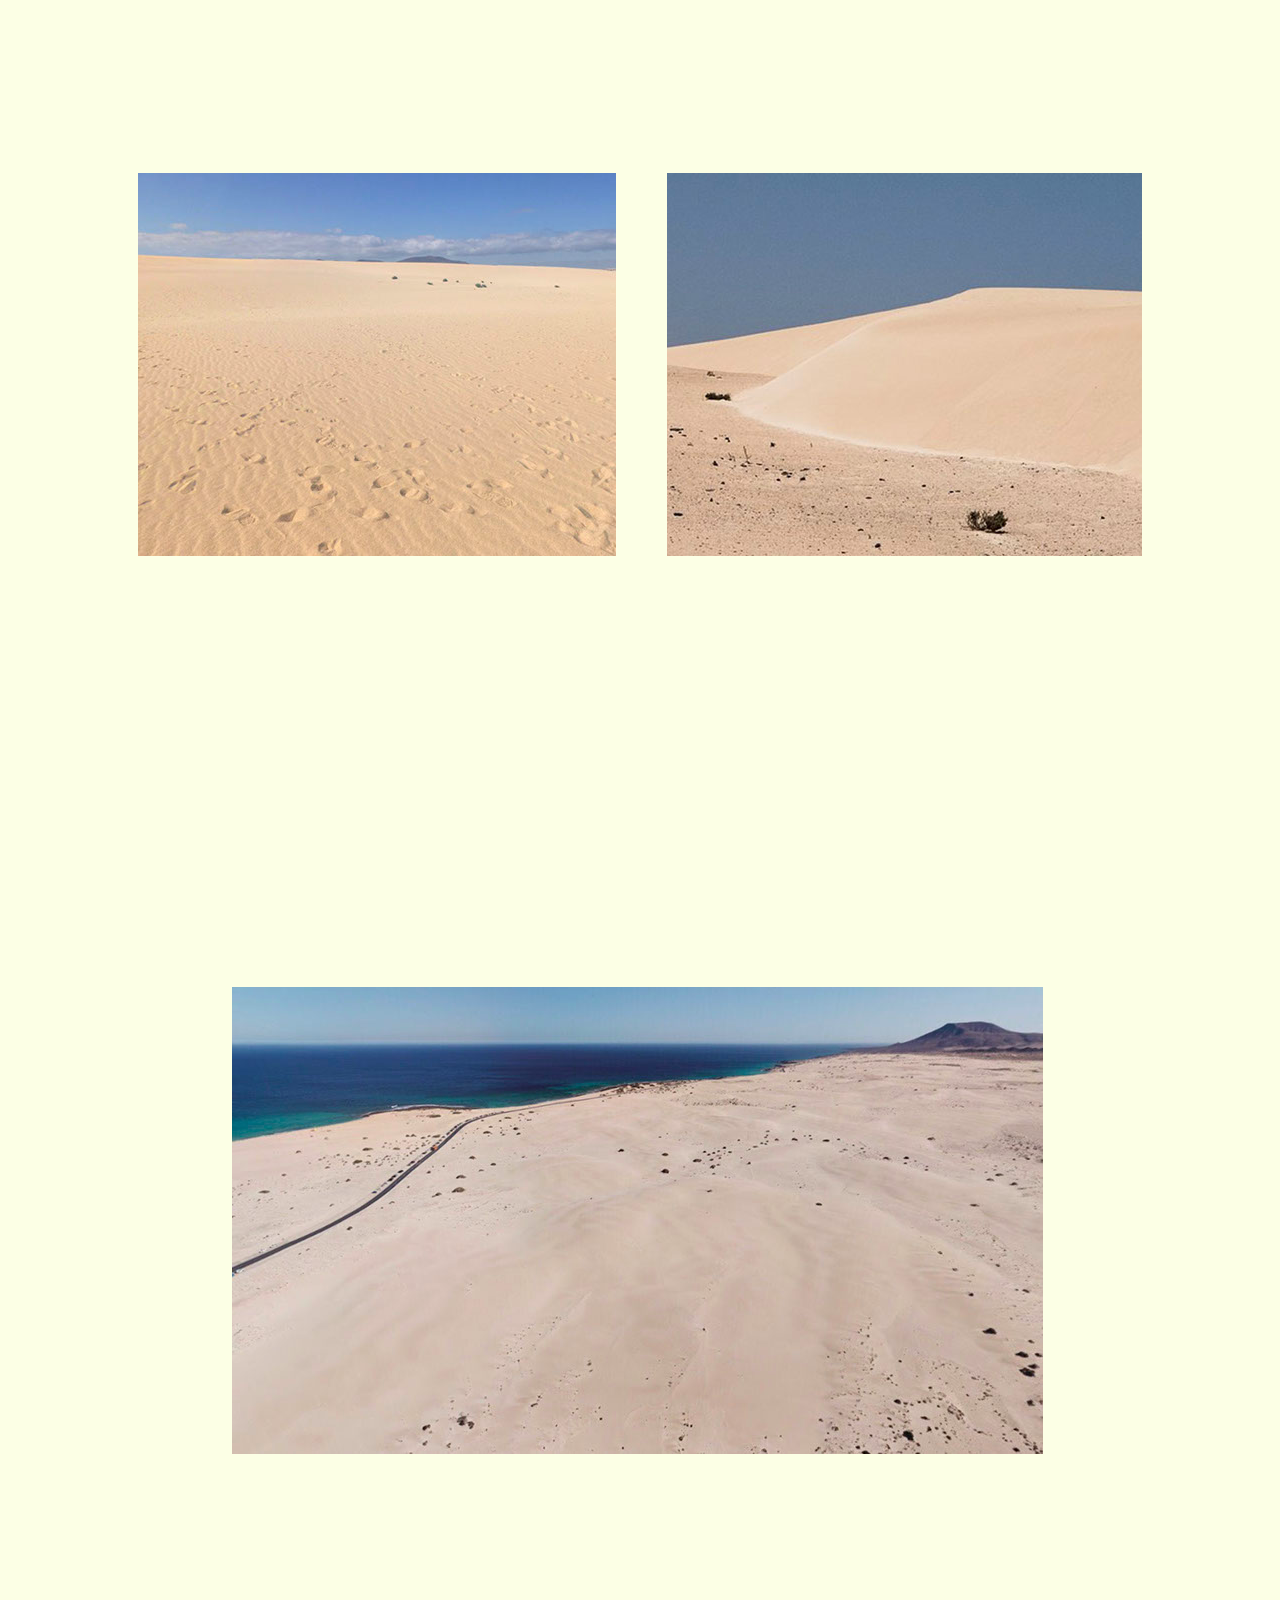
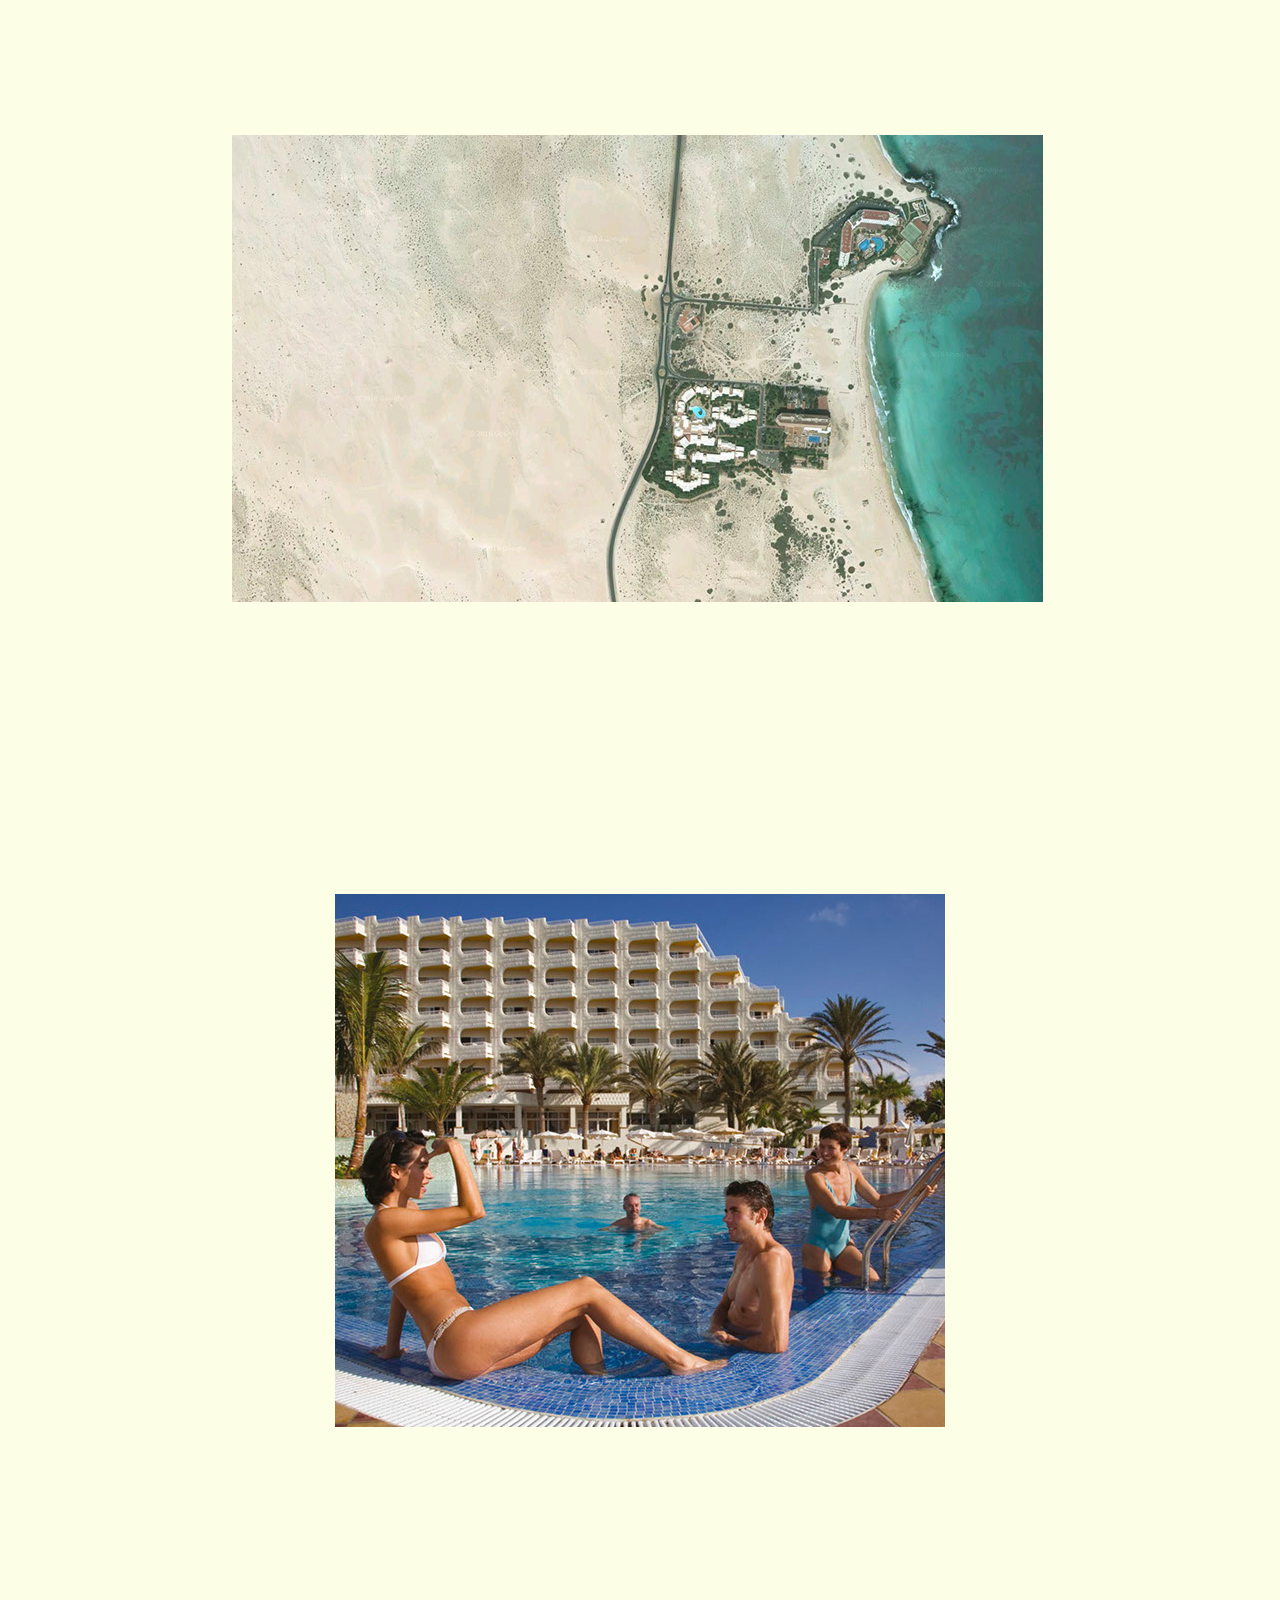
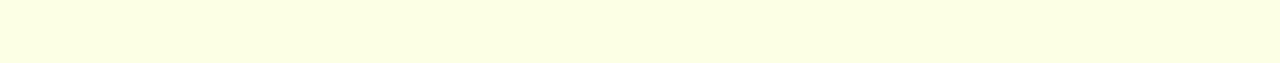
<file: dunas-de-corralejo.html>
<!DOCTYPE html>
<html class="nojs html css_verticalspacer" lang="es-ES">
 <head>

  <meta http-equiv="Content-type" content="text/html;charset=UTF-8"/>
  <meta name="generator" content="2018.1.0.386"/>
  <meta name="viewport" content="width=device-width, initial-scale=1.0"/>
  
  <script type="text/javascript">
   // Update the 'nojs'/'js' class on the html node
document.documentElement.className = document.documentElement.className.replace(/\bnojs\b/g, 'js');

// Check that all required assets are uploaded and up-to-date
if(typeof Muse == "undefined") window.Muse = {}; window.Muse.assets = {"required":["museutils.js", "museconfig.js", "jquery.watch.js", "require.js", "dunas-de-corralejo.css"], "outOfDate":[]};
</script>
  
  <title>DUNAS DE CORRALEJO</title>
  <!-- CSS -->
  <link rel="stylesheet" type="text/css" href="css/site_global.css?crc=4075861810"/>
  <link rel="stylesheet" type="text/css" href="css/dunas-de-corralejo.css?crc=128354982" id="pagesheet"/>
   </head>
 <body>

  <div class="clearfix borderbox" id="page"><!-- column -->
   <a class="nonblock nontext clearfix colelem" id="u748-4" href="index.html"><!-- content --><p>BACK</p></a>
   <div class="clearfix colelem" id="pu1652"><!-- group -->
    <div class="clip_frame grpelem" id="u1652"><!-- image -->
     <img class="block" id="u1652_img" src="images/captura%20de%20pantalla%202018-05-01%20a%20las%20180622.jpg?crc=4282573938" alt="" data-heightwidthratio="0.9221105527638191" data-image-width="398" data-image-height="367"/>
    </div>
    <div class="clip_frame grpelem" id="u1642"><!-- image -->
     <img class="block" id="u1642_img" src="images/captura%20de%20pantalla%202018-05-01%20a%20las%20180632.jpg?crc=204155567" alt="" data-heightwidthratio="0.6892655367231638" data-image-width="531" data-image-height="366"/>
    </div>
   </div>
   <div class="browser_width colelem" id="u1609-bw">
    <div id="u1609"><!-- group -->
     <div class="clearfix" id="u1609_align_to_page">
      <div class="clip_frame grpelem" id="u1682"><!-- image -->
       <img class="block" id="u1682_img" src="images/captura%20de%20pantalla%202018-05-01%20a%20las%20180143.jpg?crc=3977033662" alt="" data-heightwidthratio="0.6982456140350877" data-image-width="570" data-image-height="398"/>
      </div>
      <div class="clip_frame grpelem" id="u1672"><!-- image -->
       <img class="block" id="u1672_img" src="images/captura%20de%20pantalla%202018-05-01%20a%20las%20180408.jpg?crc=4016104976" alt="" data-heightwidthratio="1.0127226463104326" data-image-width="393" data-image-height="398"/>
      </div>
     </div>
    </div>
   </div>
   <div class="browser_width colelem" id="u1612-bw">
    <div id="u1612"><!-- group -->
     <div class="clearfix" id="u1612_align_to_page">
      <div class="clip_frame grpelem" id="u1712"><!-- image -->
       <img class="block" id="u1712_img" src="images/captura%20de%20pantalla%202018-05-01%20a%20las%20181203.jpg?crc=4044791224" alt="" data-heightwidthratio="0.5428286852589641" data-image-width="1004" data-image-height="545"/>
      </div>
     </div>
    </div>
   </div>
   <div class="browser_width colelem" id="u1615-bw">
    <div id="u1615"><!-- group -->
     <div class="clearfix" id="u1615_align_to_page">
      <div class="clip_frame grpelem" id="u1722"><!-- image -->
       <img class="block" id="u1722_img" src="images/captura%20de%20pantalla%202018-05-01%20a%20las%20175746.jpg?crc=522957595" alt="" data-heightwidthratio="1.0022075055187638" data-image-width="453" data-image-height="454"/>
      </div>
      <div class="clip_frame grpelem" id="u1732"><!-- image -->
       <img class="block" id="u1732_img" src="images/captura%20de%20pantalla%202018-05-01%20a%20las%20175258.png?crc=4269156959" alt="" data-heightwidthratio="0.941908713692946" data-image-width="482" data-image-height="454"/>
      </div>
     </div>
    </div>
   </div>
   <div class="browser_width colelem" id="u1618-bw">
    <div id="u1618"><!-- group -->
     <div class="clearfix" id="u1618_align_to_page">
      <div class="clip_frame grpelem" id="u1739"><!-- image -->
       <img class="block" id="u1739_img" src="images/captura%20de%20pantalla%202018-05-01%20a%20las%20175431.jpg?crc=4110400364" alt="" data-heightwidthratio="0.7590551181102362" data-image-width="635" data-image-height="482"/>
      </div>
      <div class="clip_frame grpelem" id="u1749"><!-- image -->
       <img class="block" id="u1749_img" src="images/captura%20de%20pantalla%202018-05-01%20a%20las%20175234.jpg?crc=216740084" alt="" data-heightwidthratio="1.3810888252148996" data-image-width="349" data-image-height="482"/>
      </div>
     </div>
    </div>
   </div>
   <div class="browser_width colelem" id="u1621-bw">
    <div id="u1621"><!-- group -->
     <div class="clearfix" id="u1621_align_to_page">
      <div class="clip_frame grpelem" id="u1759"><!-- image -->
       <img class="block" id="u1759_img" src="images/captura%20de%20pantalla%202018-05-01%20a%20las%20175320.jpg?crc=3963965066" alt="" data-heightwidthratio="0.8024539877300614" data-image-width="815" data-image-height="654"/>
      </div>
     </div>
    </div>
   </div>
   <div class="browser_width colelem" id="u1624-bw">
    <div id="u1624"><!-- group -->
     <div class="clearfix" id="u1624_align_to_page">
      <div class="clip_frame grpelem" id="u1769"><!-- image -->
       <img class="block" id="u1769_img" src="images/captura%20de%20pantalla%202018-05-01%20a%20las%20181412.jpg?crc=317447016" alt="" data-heightwidthratio="0.801255230125523" data-image-width="478" data-image-height="383"/>
      </div>
      <div class="clip_frame grpelem" id="u1789"><!-- image -->
       <img class="block" id="u1789_img" src="images/captura%20de%20pantalla%202018-05-06%20a%20las%20210910.jpg?crc=373728502" alt="" data-heightwidthratio="0.8063157894736842" data-image-width="475" data-image-height="383"/>
      </div>
     </div>
    </div>
   </div>
   <div class="browser_width colelem" id="u1627-bw">
    <div id="u1627"><!-- group -->
     <div class="clearfix" id="u1627_align_to_page">
      <div class="clip_frame grpelem" id="u1779"><!-- image -->
       <img class="block" id="u1779_img" src="images/captura%20de%20pantalla%202018-05-01%20a%20las%20180940.jpg?crc=357273470" alt="" data-heightwidthratio="0.5758323057953144" data-image-width="811" data-image-height="467"/>
      </div>
     </div>
    </div>
   </div>
   <div class="browser_width colelem" id="u1633-bw">
    <div id="u1633"><!-- group -->
     <div class="clearfix" id="u1633_align_to_page">
      <div class="clip_frame grpelem" id="u1799"><!-- image -->
       <img class="block" id="u1799_img" src="images/captura%20de%20pantalla%202018-05-01%20a%20las%20175101.jpg?crc=3822590721" alt="" data-heightwidthratio="0.5758323057953144" data-image-width="811" data-image-height="467"/>
      </div>
     </div>
    </div>
   </div>
   <div class="browser_width colelem" id="u1639-bw">
    <div id="u1639"><!-- group -->
     <div class="clearfix" id="u1639_align_to_page">
      <div class="clip_frame grpelem" id="u1809"><!-- image -->
       <img class="block" id="u1809_img" src="images/captura%20de%20pantalla%202018-05-01%20a%20las%20180116.jpg?crc=3921788961" alt="" data-heightwidthratio="0.8737704918032787" data-image-width="610" data-image-height="533"/>
      </div>
     </div>
    </div>
   </div>
   <div class="verticalspacer" data-offset-top="8000" data-content-above-spacer="8000" data-content-below-spacer="61" data-sizePolicy="fixed" data-pintopage="page_fixedLeft"></div>
  </div>
  <!-- Other scripts -->
  <script type="text/javascript">
   // Decide whether to suppress missing file error or not based on preference setting
var suppressMissingFileError = false
</script>
  <script type="text/javascript">
   window.Muse.assets.check=function(c){if(!window.Muse.assets.checked){window.Muse.assets.checked=!0;var b={},d=function(a,b){if(window.getComputedStyle){var c=window.getComputedStyle(a,null);return c&&c.getPropertyValue(b)||c&&c[b]||""}if(document.documentElement.currentStyle)return(c=a.currentStyle)&&c[b]||a.style&&a.style[b]||"";return""},a=function(a){if(a.match(/^rgb/))return a=a.replace(/\s+/g,"").match(/([\d\,]+)/gi)[0].split(","),(parseInt(a[0])<<16)+(parseInt(a[1])<<8)+parseInt(a[2]);if(a.match(/^\#/))return parseInt(a.substr(1),
16);return 0},f=function(f){for(var g=document.getElementsByTagName("link"),j=0;j<g.length;j++)if("text/css"==g[j].type){var l=(g[j].href||"").match(/\/?css\/([\w\-]+\.css)\?crc=(\d+)/);if(!l||!l[1]||!l[2])break;b[l[1]]=l[2]}g=document.createElement("div");g.className="version";g.style.cssText="display:none; width:1px; height:1px;";document.getElementsByTagName("body")[0].appendChild(g);for(j=0;j<Muse.assets.required.length;){var l=Muse.assets.required[j],k=l.match(/([\w\-\.]+)\.(\w+)$/),i=k&&k[1]?
k[1]:null,k=k&&k[2]?k[2]:null;switch(k.toLowerCase()){case "css":i=i.replace(/\W/gi,"_").replace(/^([^a-z])/gi,"_$1");g.className+=" "+i;i=a(d(g,"color"));k=a(d(g,"backgroundColor"));i!=0||k!=0?(Muse.assets.required.splice(j,1),"undefined"!=typeof b[l]&&(i!=b[l]>>>24||k!=(b[l]&16777215))&&Muse.assets.outOfDate.push(l)):j++;g.className="version";break;case "js":j++;break;default:throw Error("Unsupported file type: "+k);}}c?c().jquery!="1.8.3"&&Muse.assets.outOfDate.push("jquery-1.8.3.min.js"):Muse.assets.required.push("jquery-1.8.3.min.js");
g.parentNode.removeChild(g);if(Muse.assets.outOfDate.length||Muse.assets.required.length)g="Puede que determinados archivos falten en el servidor o sean incorrectos. Limpie la cache del navegador e inténtelo de nuevo. Si el problema persiste, póngase en contacto con el administrador del sitio web.",f&&Muse.assets.outOfDate.length&&(g+="\nOut of date: "+Muse.assets.outOfDate.join(",")),f&&Muse.assets.required.length&&(g+="\nMissing: "+Muse.assets.required.join(",")),suppressMissingFileError?(g+="\nUse SuppressMissingFileError key in AppPrefs.xml to show missing file error pop up.",console.log(g)):alert(g)};location&&location.search&&location.search.match&&location.search.match(/muse_debug/gi)?
setTimeout(function(){f(!0)},5E3):f()}};
var muse_init=function(){require.config({baseUrl:""});require(["jquery","museutils","whatinput","jquery.watch"],function(c){var $ = c;$(document).ready(function(){try{
window.Muse.assets.check($);/* body */
Muse.Utils.transformMarkupToFixBrowserProblemsPreInit();/* body */
Muse.Utils.prepHyperlinks(true);/* body */
Muse.Utils.resizeHeight('.browser_width');/* resize height */
Muse.Utils.requestAnimationFrame(function() { $('body').addClass('initialized'); });/* mark body as initialized */
Muse.Utils.makeButtonsVisibleAfterSettingMinWidth();/* body */
Muse.Utils.fullPage('#page');/* 100% height page */
Muse.Utils.showWidgetsWhenReady();/* body */
Muse.Utils.transformMarkupToFixBrowserProblems();/* body */
}catch(b){if(b&&"function"==typeof b.notify?b.notify():Muse.Assert.fail("Error calling selector function: "+b),false)throw b;}})})};

</script>
  <!-- RequireJS script -->
  <script src="scripts/require.js?crc=7928878" type="text/javascript" async data-main="scripts/museconfig.js?crc=310584261" onload="if (requirejs) requirejs.onError = function(requireType, requireModule) { if (requireType && requireType.toString && requireType.toString().indexOf && 0 <= requireType.toString().indexOf('#scripterror')) window.Muse.assets.check(); }" onerror="window.Muse.assets.check();"></script>
   </body>
</html>
</file>
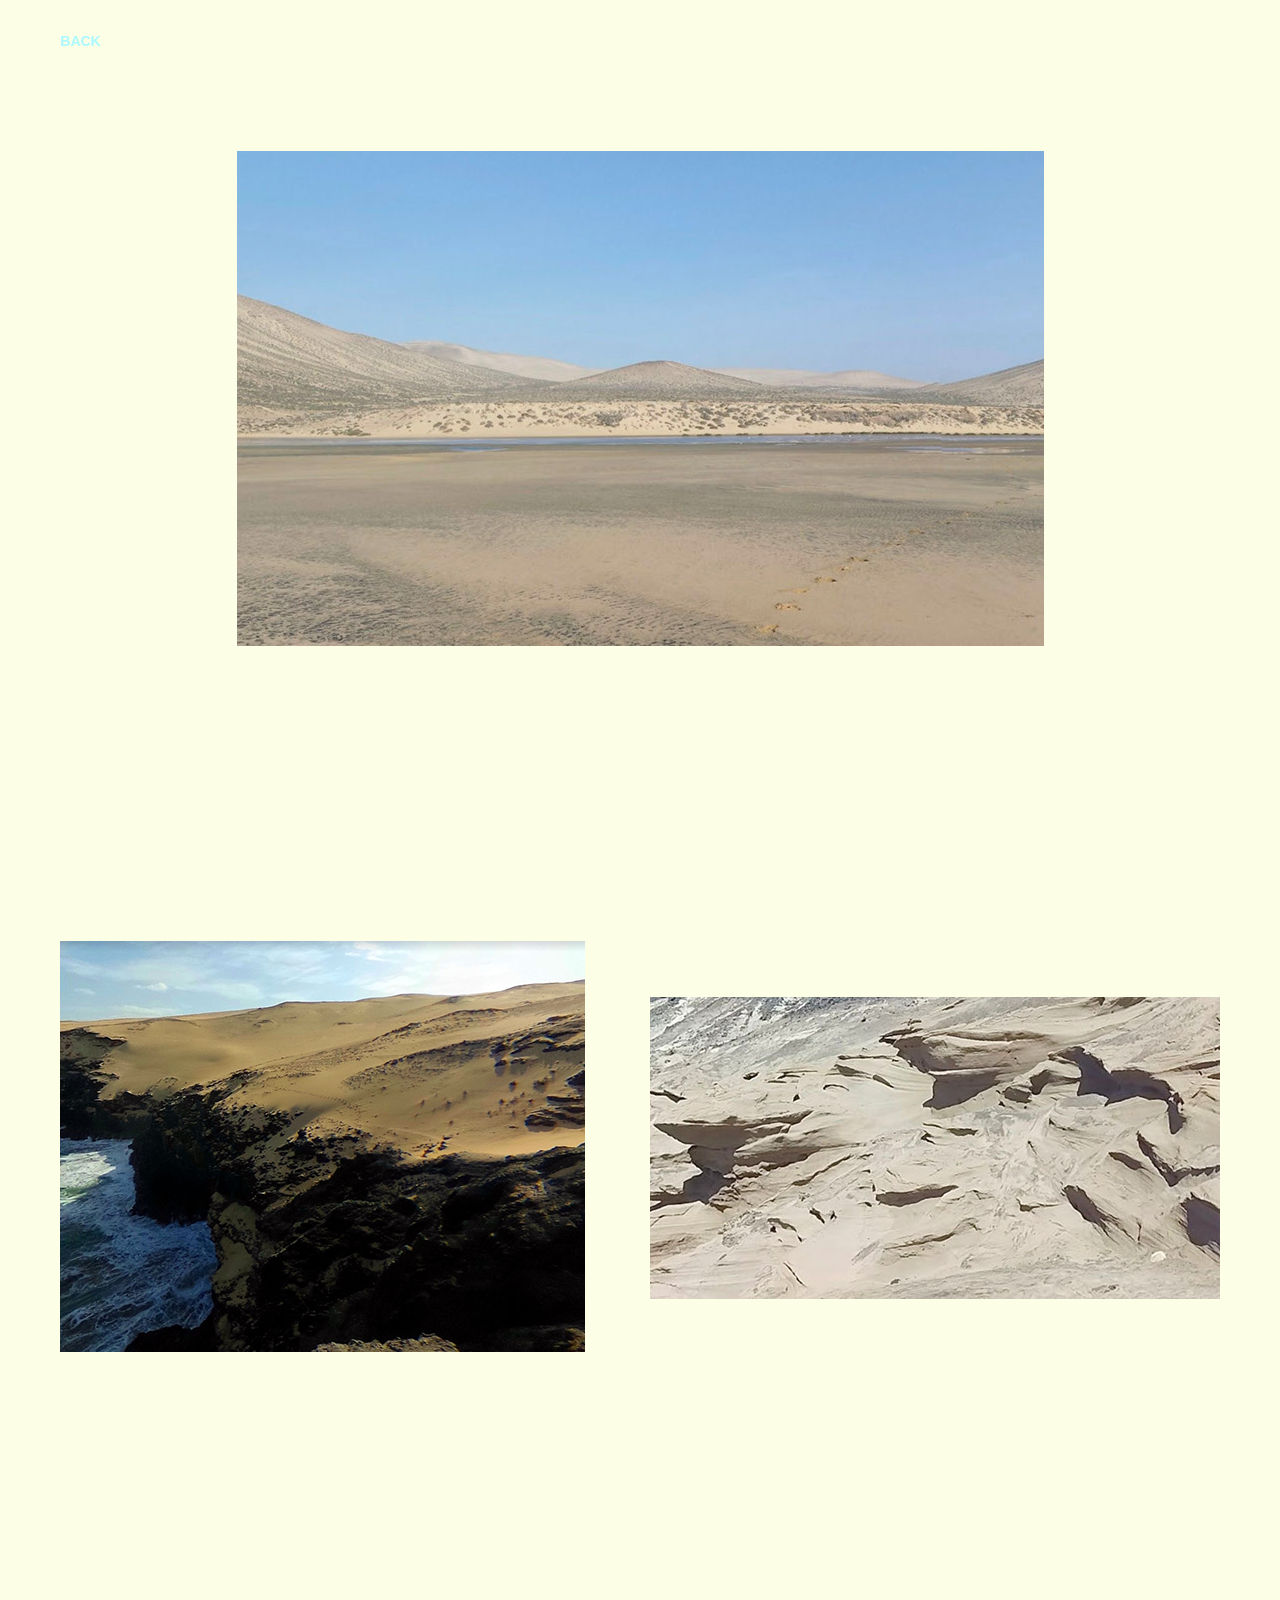
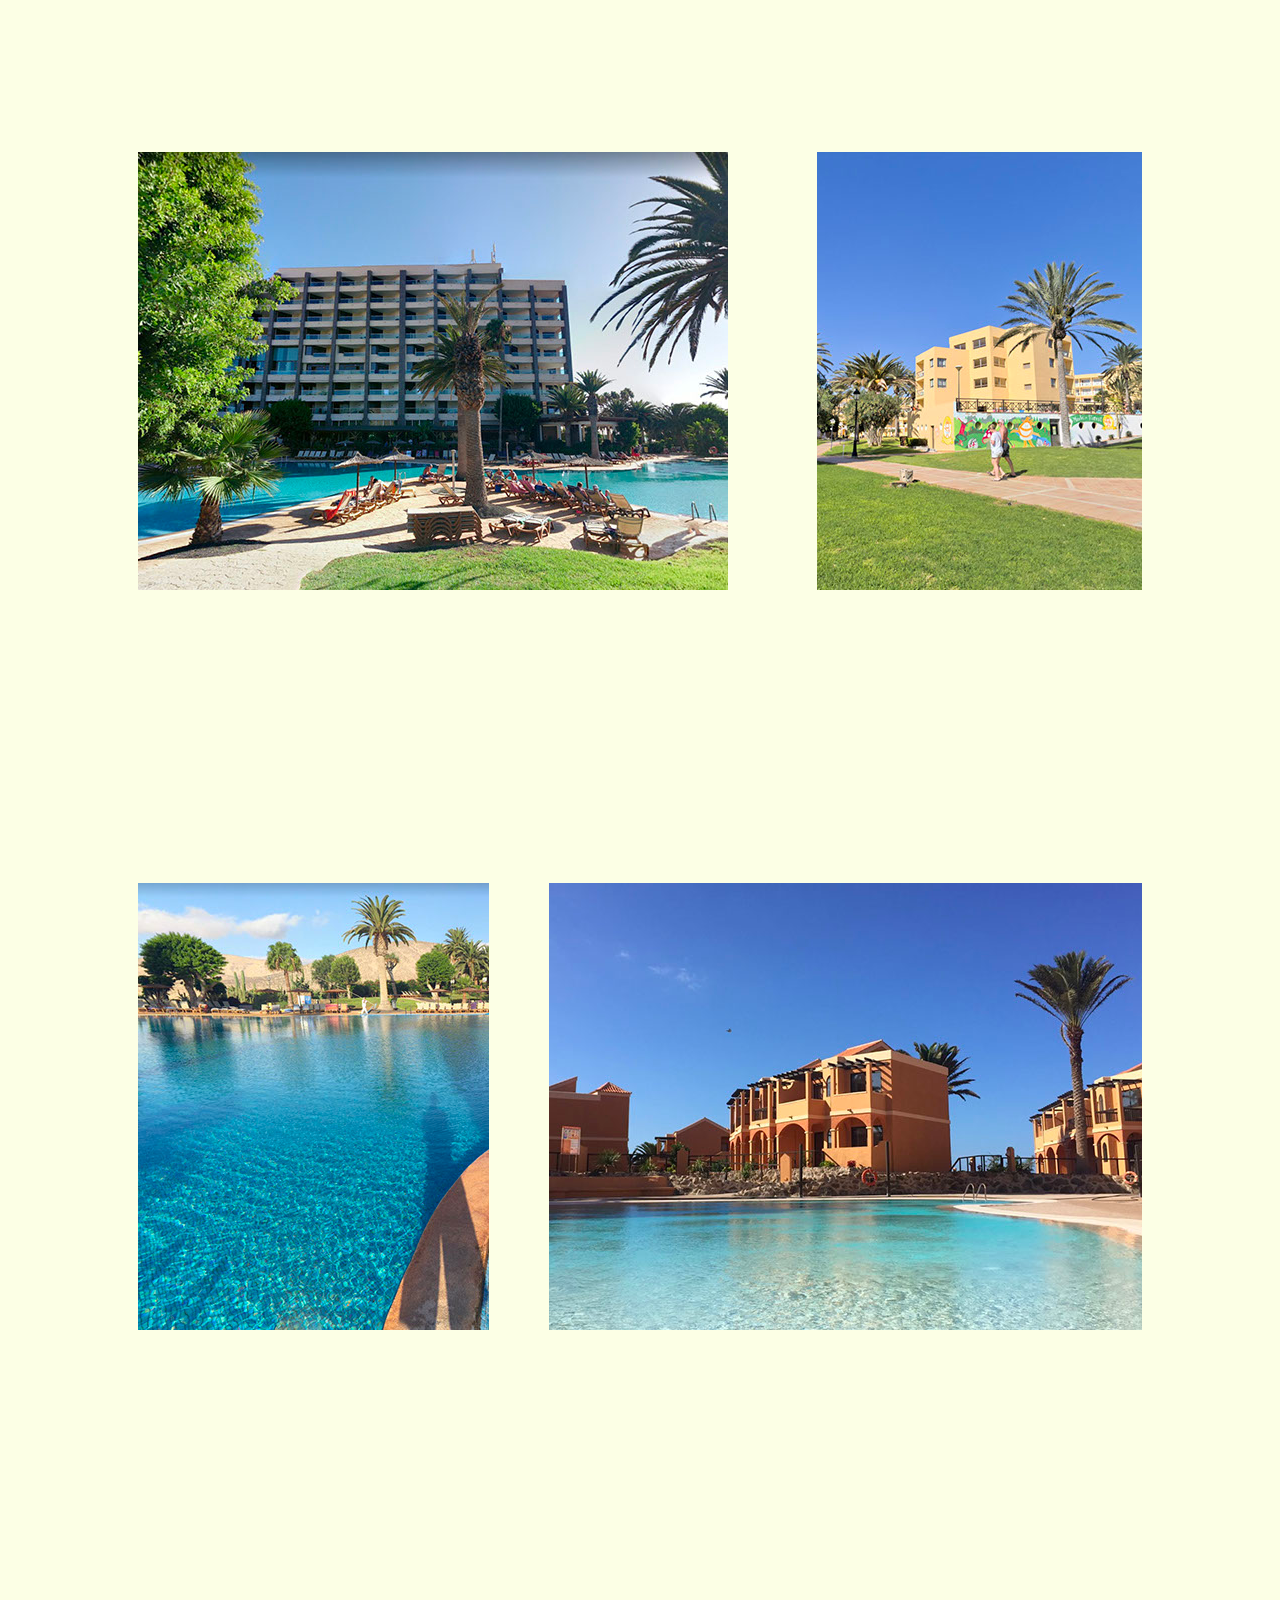
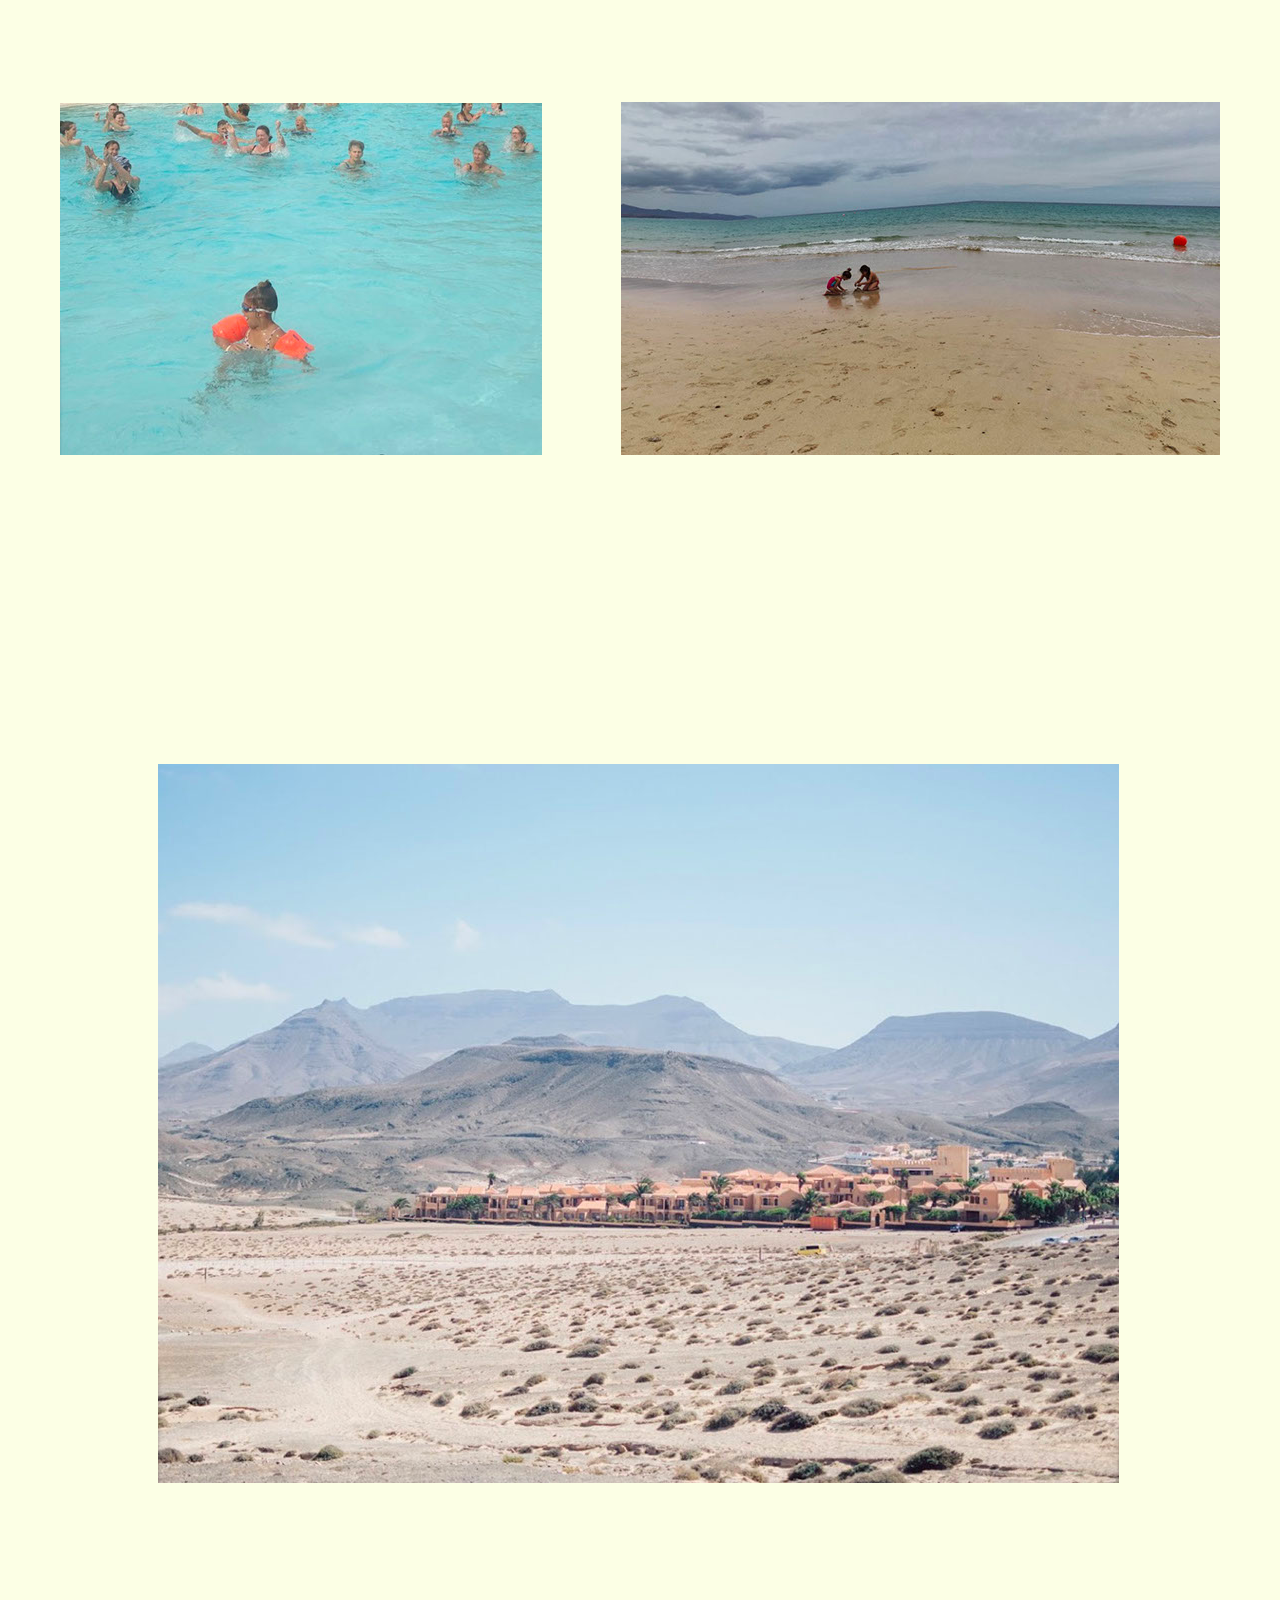
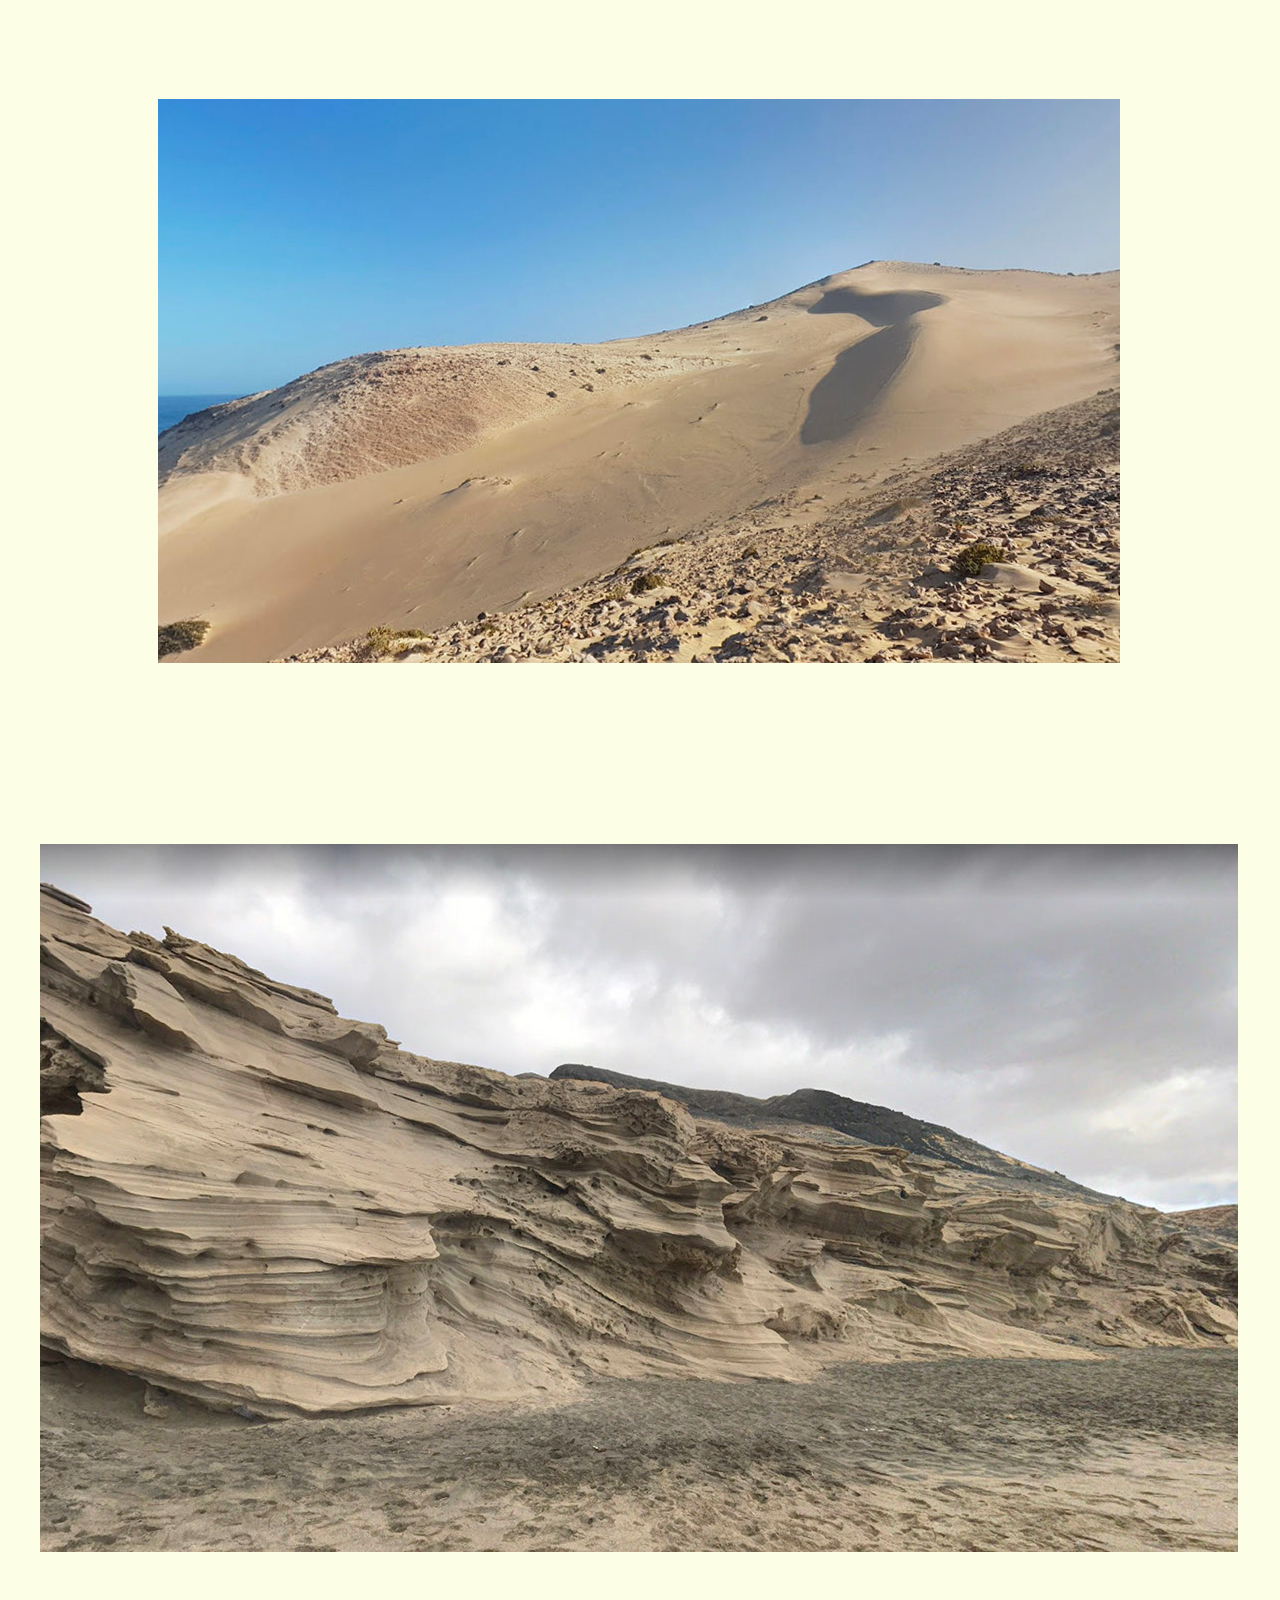
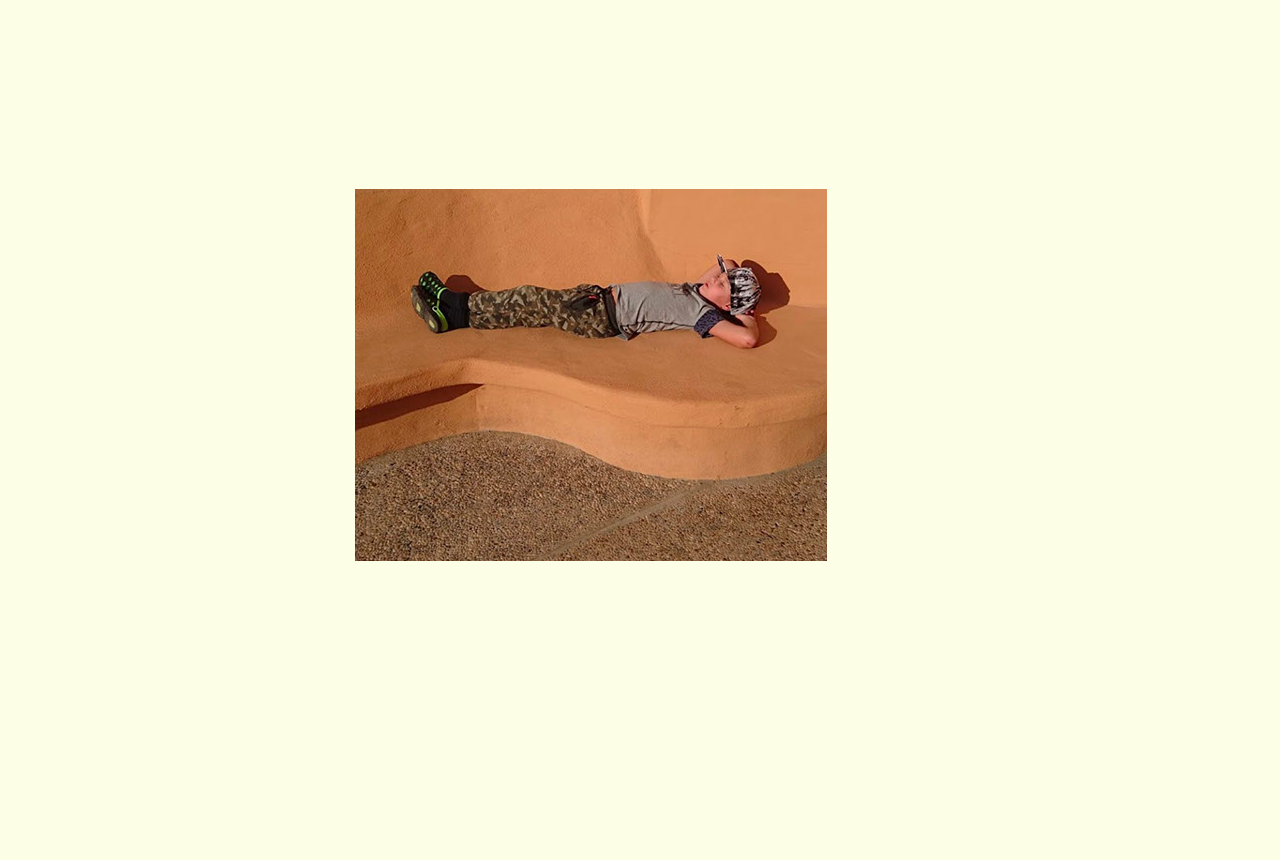
<file: istmo.html>
<!DOCTYPE html>
<html class="nojs html css_verticalspacer" lang="es-ES">
 <head>

  <meta http-equiv="Content-type" content="text/html;charset=UTF-8"/>
  <meta name="generator" content="2018.1.0.386"/>
  <meta name="viewport" content="width=device-width, initial-scale=1.0"/>
  
  <script type="text/javascript">
   // Update the 'nojs'/'js' class on the html node
document.documentElement.className = document.documentElement.className.replace(/\bnojs\b/g, 'js');

// Check that all required assets are uploaded and up-to-date
if(typeof Muse == "undefined") window.Muse = {}; window.Muse.assets = {"required":["museutils.js", "museconfig.js", "jquery.watch.js", "require.js", "istmo.css"], "outOfDate":[]};
</script>
  
  <title>ISTMO</title>
  <!-- CSS -->
  <link rel="stylesheet" type="text/css" href="css/site_global.css?crc=4075861810"/>
  <link rel="stylesheet" type="text/css" href="css/istmo.css?crc=3869309550" id="pagesheet"/>
   </head>
 <body>

  <div class="clearfix borderbox" id="page"><!-- column -->
   <a class="nonblock nontext clearfix colelem" id="u699-4" href="index.html"><!-- content --><p>BACK</p></a>
   <div class="clip_frame colelem" id="u760"><!-- image -->
    <img class="block" id="u760_img" src="images/captura%20de%20pantalla%202018-05-01%20a%20las%20133011.jpg?crc=3855972099" alt="" data-heightwidthratio="0.6133828996282528" data-image-width="807" data-image-height="495"/>
   </div>
   <div class="clearfix colelem" id="pu807"><!-- group -->
    <div class="clip_frame grpelem" id="u807"><!-- image -->
     <img class="block" id="u807_img" src="images/captura%20de%20pantalla%202018-05-01%20a%20las%20142102.jpg?crc=270180444" alt="" data-heightwidthratio="0.7828571428571428" data-image-width="525" data-image-height="411"/>
    </div>
    <div class="clip_frame grpelem" id="u977"><!-- image -->
     <img class="block" id="u977_img" src="images/captura%20de%20pantalla%202018-05-01%20a%20las%20143316.jpg?crc=4068571046" alt="" data-heightwidthratio="0.5298245614035088" data-image-width="570" data-image-height="302"/>
    </div>
   </div>
   <div class="clearfix colelem" id="pu837"><!-- group -->
    <div class="clip_frame grpelem" id="u837"><!-- image -->
     <img class="block" id="u837_img" src="images/captura%20de%20pantalla%202018-05-01%20a%20las%20134731.jpg?crc=4065806055" alt="" data-heightwidthratio="0.7423728813559322" data-image-width="590" data-image-height="438"/>
    </div>
    <div class="clip_frame grpelem" id="u847"><!-- image -->
     <img class="block" id="u847_img" src="images/captura%20de%20pantalla%202018-05-01%20a%20las%20145803.jpg?crc=496002802" alt="" data-heightwidthratio="1.3476923076923077" data-image-width="325" data-image-height="438"/>
    </div>
   </div>
   <div class="clearfix colelem" id="pu907"><!-- group -->
    <div class="clip_frame grpelem" id="u907"><!-- image -->
     <img class="block" id="u907_img" src="images/captura%20de%20pantalla%202018-05-01%20a%20las%20132924.jpg?crc=104804175" alt="" data-heightwidthratio="1.2735042735042734" data-image-width="351" data-image-height="447"/>
    </div>
    <div class="clip_frame grpelem" id="u897"><!-- image -->
     <img class="block" id="u897_img" src="images/captura%20de%20pantalla%202018-05-01%20a%20las%20144450.jpg?crc=3912880092" alt="" data-heightwidthratio="0.7537942664418212" data-image-width="593" data-image-height="447"/>
    </div>
   </div>
   <div class="clearfix colelem" id="pu917"><!-- group -->
    <div class="clip_frame grpelem" id="u917"><!-- image -->
     <img class="block" id="u917_img" src="images/captura%20de%20pantalla%202018-05-01%20a%20las%20144804.jpg?crc=4002917454" alt="" data-heightwidthratio="0.7302904564315352" data-image-width="482" data-image-height="352"/>
    </div>
    <div class="clip_frame grpelem" id="u927"><!-- image -->
     <img class="block" id="u927_img" src="images/captura%20de%20pantalla%202018-05-01%20a%20las%20133107.jpg?crc=4068723978" alt="" data-heightwidthratio="0.5893155258764607" data-image-width="599" data-image-height="353"/>
    </div>
   </div>
   <div class="clip_frame colelem" id="u937"><!-- image -->
    <img class="block" id="u937_img" src="images/captura%20de%20pantalla%202018-05-01%20a%20las%20144417.jpg?crc=111072885" alt="" data-heightwidthratio="0.7481789802289281" data-image-width="961" data-image-height="719"/>
   </div>
   <div class="clip_frame colelem" id="u947"><!-- image -->
    <img class="block" id="u947_img" src="images/captura%20de%20pantalla%202018-05-01%20a%20las%20141626.jpg?crc=79193174" alt="" data-heightwidthratio="0.5862785862785863" data-image-width="962" data-image-height="564"/>
   </div>
   <div class="clip_frame colelem" id="u957"><!-- image -->
    <img class="block" id="u957_img" src="images/captura%20de%20pantalla%202018-05-01%20a%20las%20143057.jpg?crc=4164052872" alt="" data-heightwidthratio="0.5909849749582637" data-image-width="1198" data-image-height="708"/>
   </div>
   <div class="browser_width colelem" id="u757-bw">
    <div id="u757"><!-- group -->
     <div class="clearfix" id="u757_align_to_page">
      <div class="clip_frame grpelem" id="u967"><!-- image -->
       <img class="block" id="u967_img" src="images/captura%20de%20pantalla%202018-05-01%20a%20las%20144958.jpg?crc=60218371" alt="" data-heightwidthratio="0.788135593220339" data-image-width="472" data-image-height="372"/>
      </div>
     </div>
    </div>
   </div>
   <div class="verticalspacer" data-offset-top="7198" data-content-above-spacer="7197" data-content-below-spacer="61" data-sizePolicy="fixed" data-pintopage="page_fixedLeft"></div>
  </div>
  <!-- Other scripts -->
  <script type="text/javascript">
   // Decide whether to suppress missing file error or not based on preference setting
var suppressMissingFileError = false
</script>
  <script type="text/javascript">
   window.Muse.assets.check=function(c){if(!window.Muse.assets.checked){window.Muse.assets.checked=!0;var b={},d=function(a,b){if(window.getComputedStyle){var c=window.getComputedStyle(a,null);return c&&c.getPropertyValue(b)||c&&c[b]||""}if(document.documentElement.currentStyle)return(c=a.currentStyle)&&c[b]||a.style&&a.style[b]||"";return""},a=function(a){if(a.match(/^rgb/))return a=a.replace(/\s+/g,"").match(/([\d\,]+)/gi)[0].split(","),(parseInt(a[0])<<16)+(parseInt(a[1])<<8)+parseInt(a[2]);if(a.match(/^\#/))return parseInt(a.substr(1),
16);return 0},f=function(f){for(var g=document.getElementsByTagName("link"),j=0;j<g.length;j++)if("text/css"==g[j].type){var l=(g[j].href||"").match(/\/?css\/([\w\-]+\.css)\?crc=(\d+)/);if(!l||!l[1]||!l[2])break;b[l[1]]=l[2]}g=document.createElement("div");g.className="version";g.style.cssText="display:none; width:1px; height:1px;";document.getElementsByTagName("body")[0].appendChild(g);for(j=0;j<Muse.assets.required.length;){var l=Muse.assets.required[j],k=l.match(/([\w\-\.]+)\.(\w+)$/),i=k&&k[1]?
k[1]:null,k=k&&k[2]?k[2]:null;switch(k.toLowerCase()){case "css":i=i.replace(/\W/gi,"_").replace(/^([^a-z])/gi,"_$1");g.className+=" "+i;i=a(d(g,"color"));k=a(d(g,"backgroundColor"));i!=0||k!=0?(Muse.assets.required.splice(j,1),"undefined"!=typeof b[l]&&(i!=b[l]>>>24||k!=(b[l]&16777215))&&Muse.assets.outOfDate.push(l)):j++;g.className="version";break;case "js":j++;break;default:throw Error("Unsupported file type: "+k);}}c?c().jquery!="1.8.3"&&Muse.assets.outOfDate.push("jquery-1.8.3.min.js"):Muse.assets.required.push("jquery-1.8.3.min.js");
g.parentNode.removeChild(g);if(Muse.assets.outOfDate.length||Muse.assets.required.length)g="Puede que determinados archivos falten en el servidor o sean incorrectos. Limpie la cache del navegador e inténtelo de nuevo. Si el problema persiste, póngase en contacto con el administrador del sitio web.",f&&Muse.assets.outOfDate.length&&(g+="\nOut of date: "+Muse.assets.outOfDate.join(",")),f&&Muse.assets.required.length&&(g+="\nMissing: "+Muse.assets.required.join(",")),suppressMissingFileError?(g+="\nUse SuppressMissingFileError key in AppPrefs.xml to show missing file error pop up.",console.log(g)):alert(g)};location&&location.search&&location.search.match&&location.search.match(/muse_debug/gi)?
setTimeout(function(){f(!0)},5E3):f()}};
var muse_init=function(){require.config({baseUrl:""});require(["jquery","museutils","whatinput","jquery.watch"],function(c){var $ = c;$(document).ready(function(){try{
window.Muse.assets.check($);/* body */
Muse.Utils.transformMarkupToFixBrowserProblemsPreInit();/* body */
Muse.Utils.prepHyperlinks(true);/* body */
Muse.Utils.resizeHeight('.browser_width');/* resize height */
Muse.Utils.requestAnimationFrame(function() { $('body').addClass('initialized'); });/* mark body as initialized */
Muse.Utils.makeButtonsVisibleAfterSettingMinWidth();/* body */
Muse.Utils.fullPage('#page');/* 100% height page */
Muse.Utils.showWidgetsWhenReady();/* body */
Muse.Utils.transformMarkupToFixBrowserProblems();/* body */
}catch(b){if(b&&"function"==typeof b.notify?b.notify():Muse.Assert.fail("Error calling selector function: "+b),false)throw b;}})})};

</script>
  <!-- RequireJS script -->
  <script src="scripts/require.js?crc=7928878" type="text/javascript" async data-main="scripts/museconfig.js?crc=310584261" onload="if (requirejs) requirejs.onError = function(requireType, requireModule) { if (requireType && requireType.toString && requireType.toString().indexOf && 0 <= requireType.toString().indexOf('#scripterror')) window.Muse.assets.check(); }" onerror="window.Muse.assets.check();"></script>
   </body>
</html>
</file>
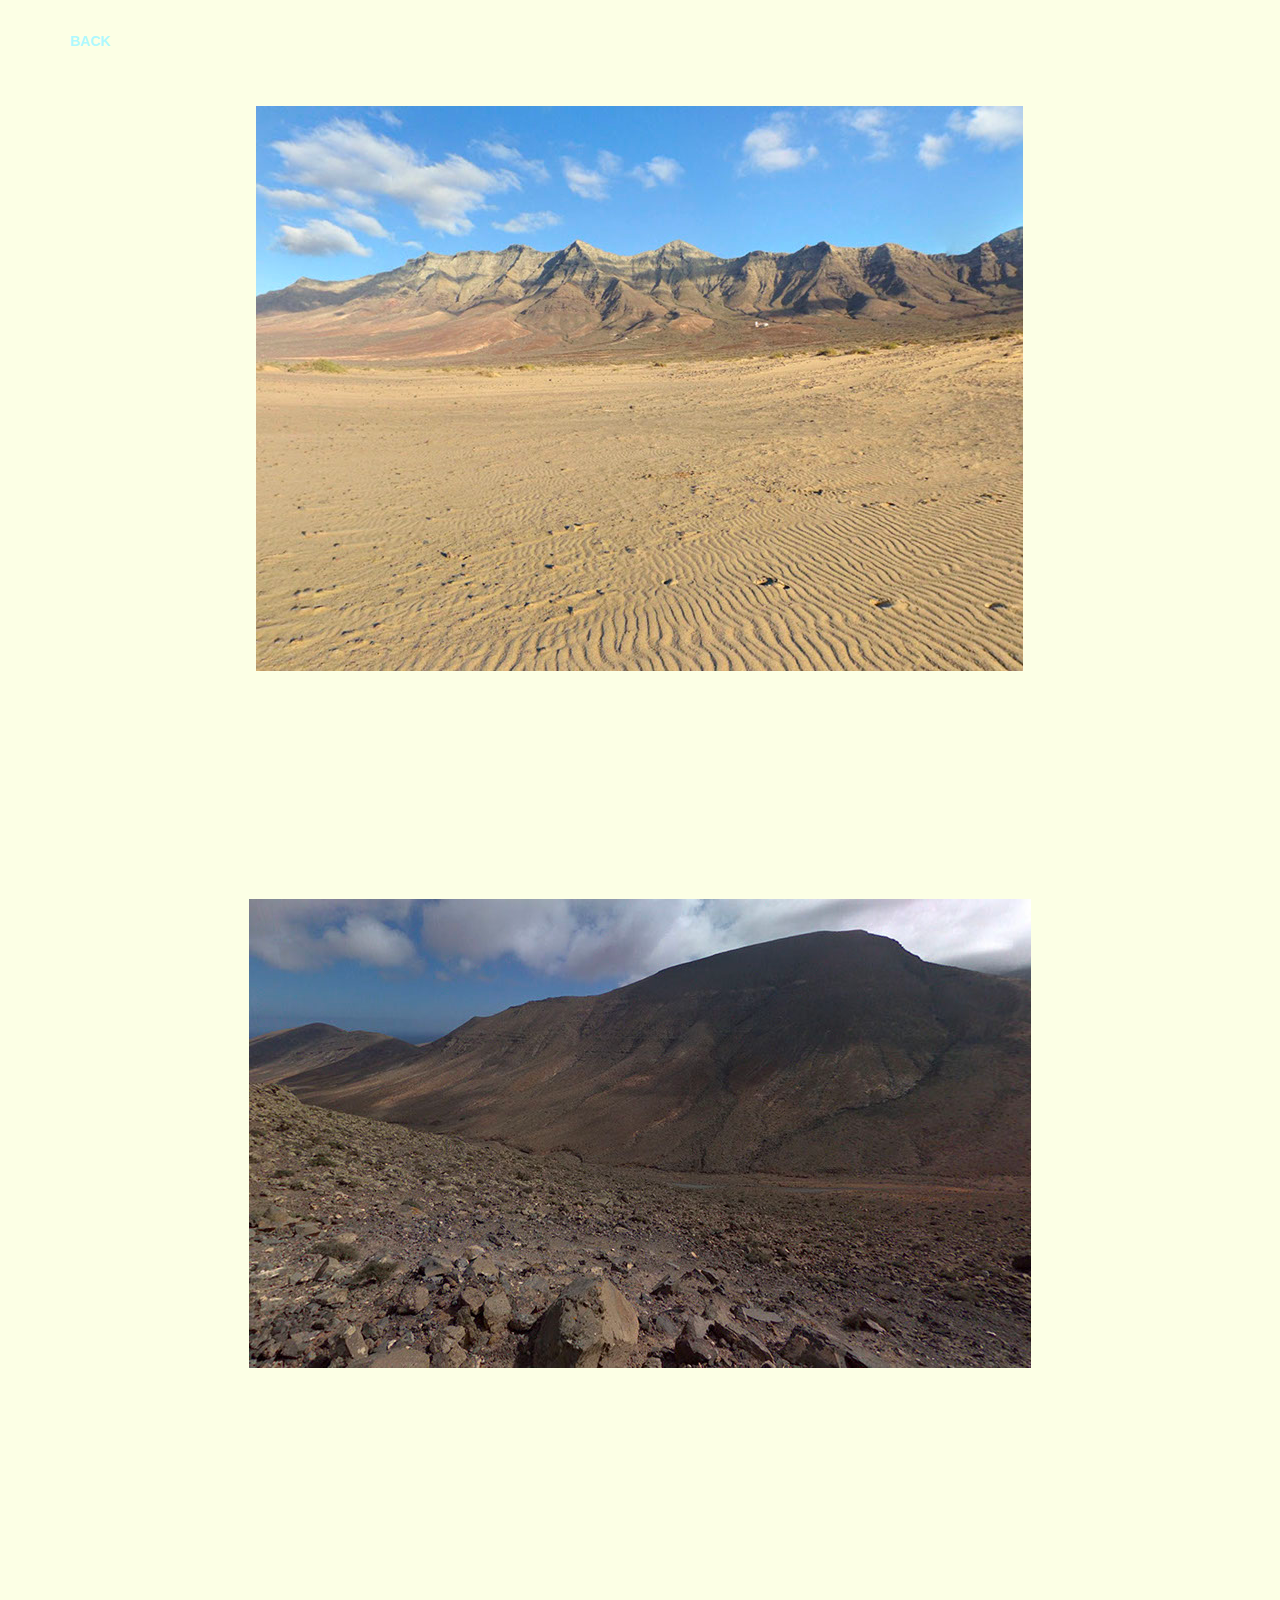
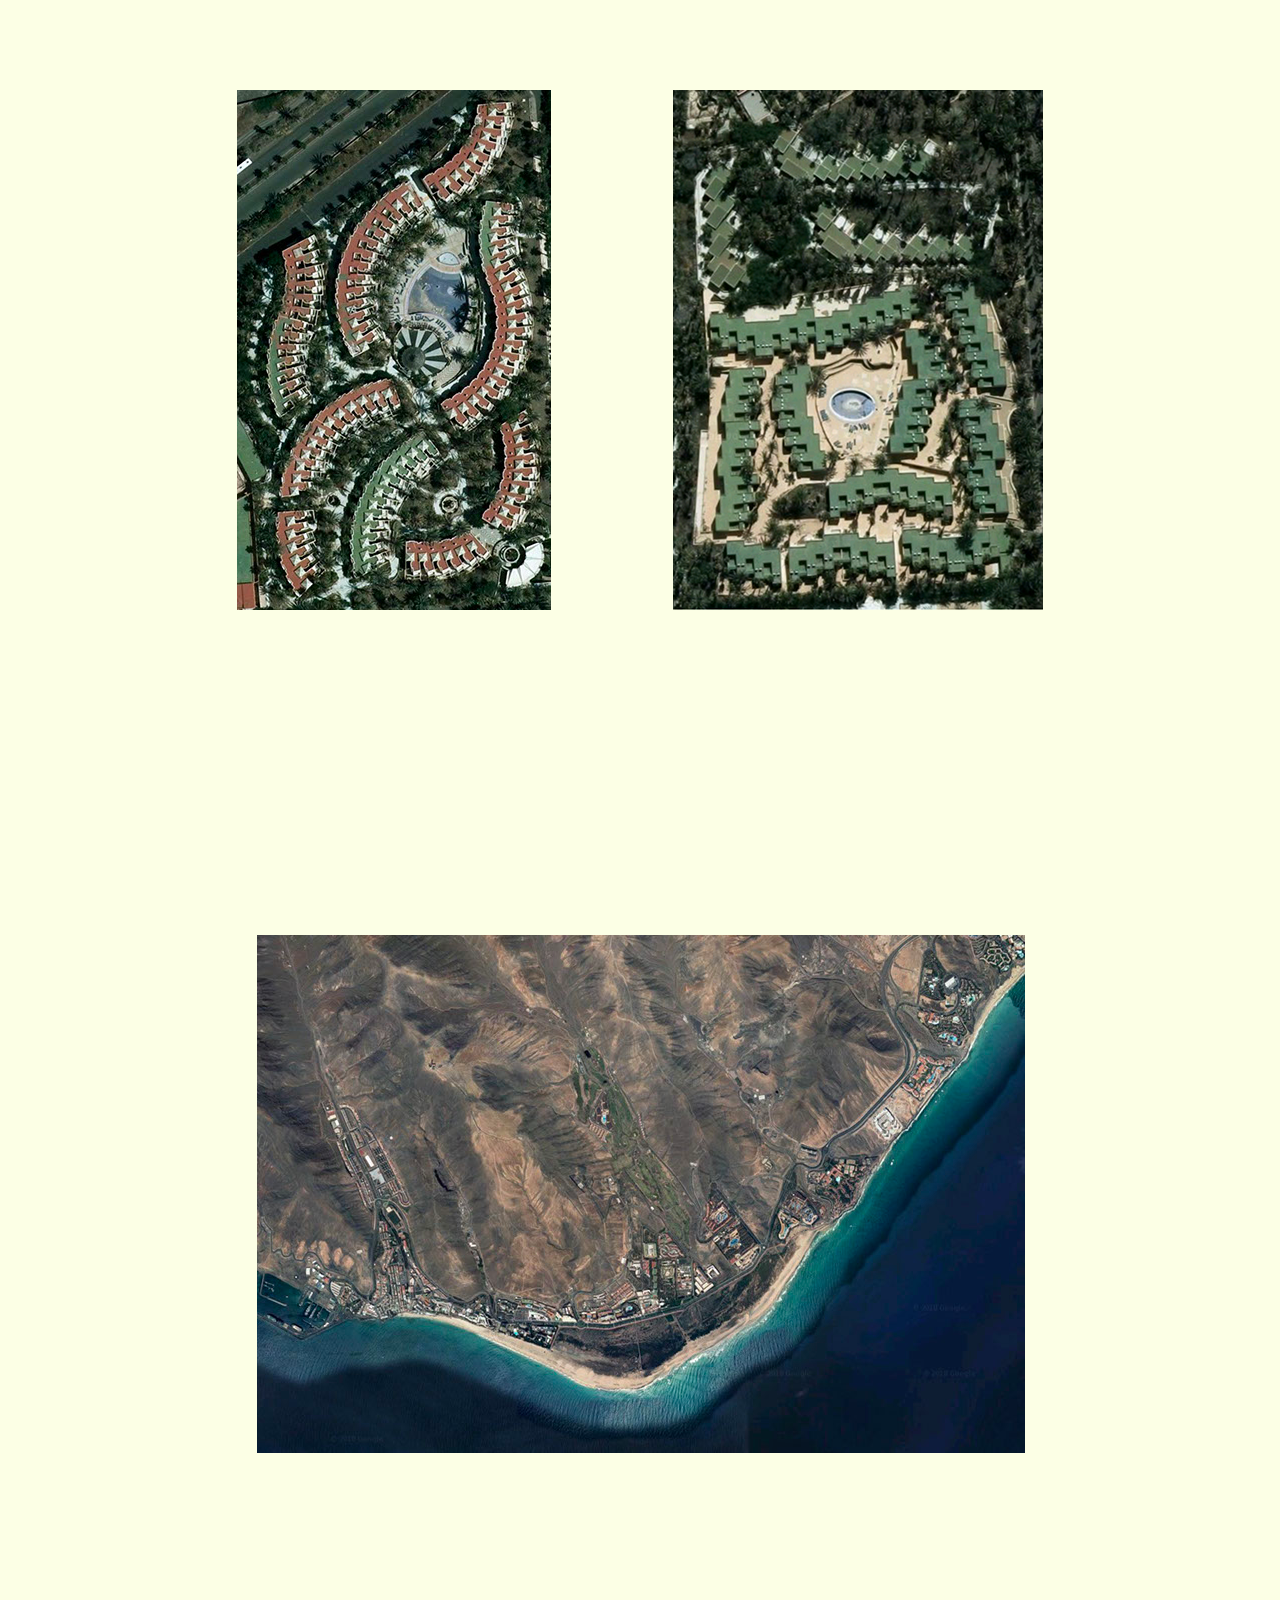
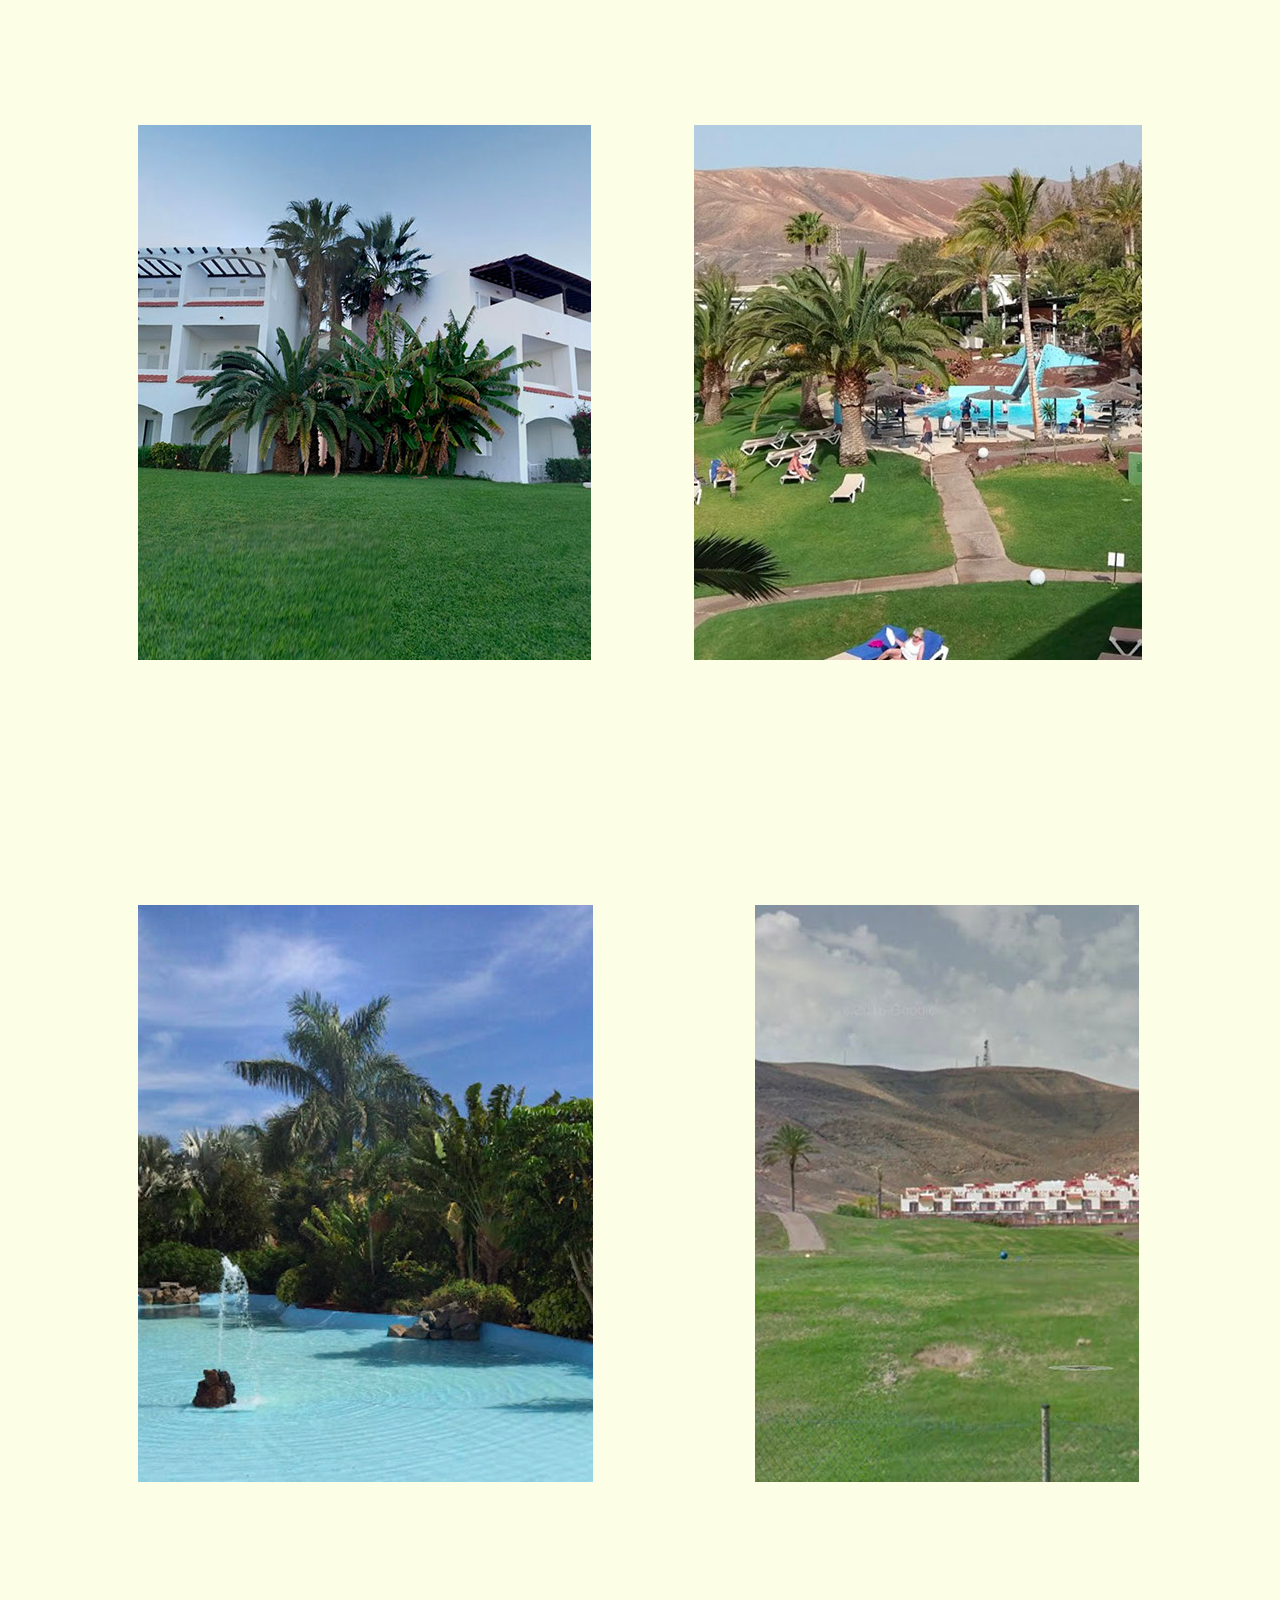
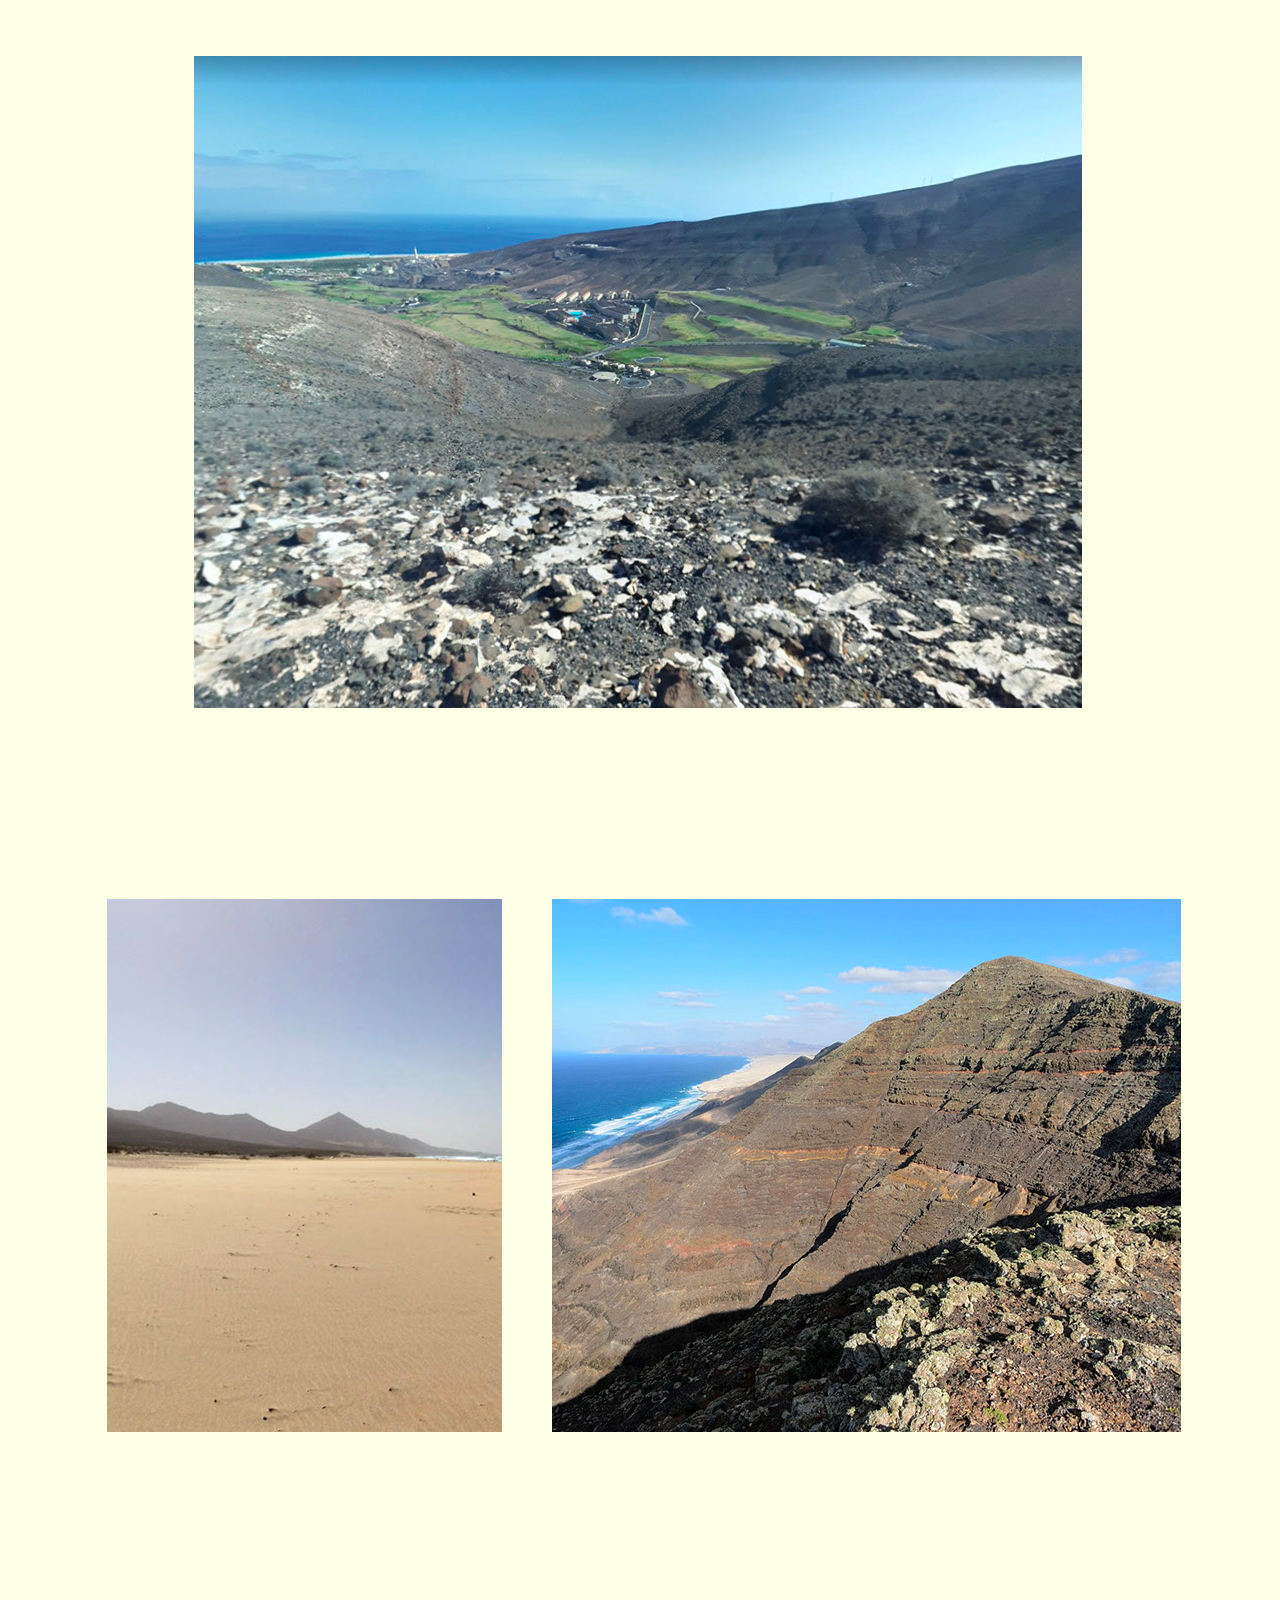
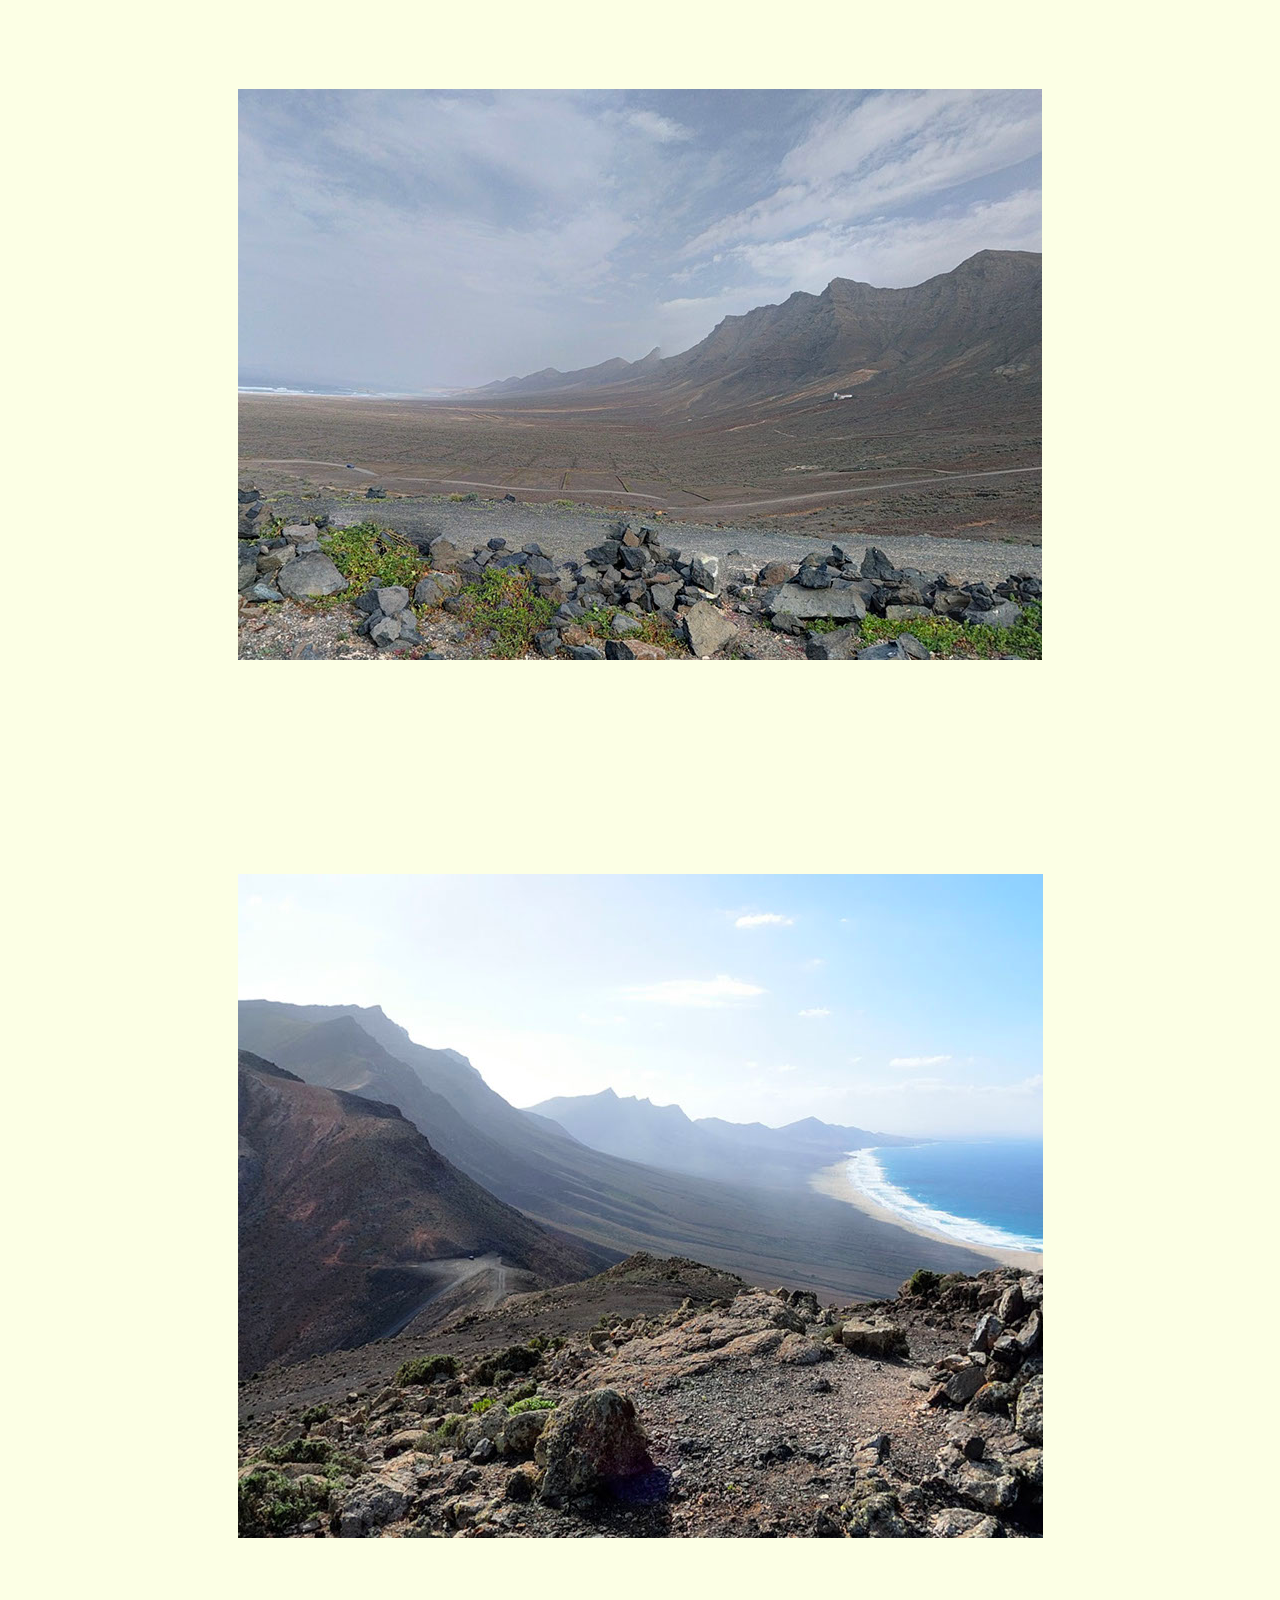
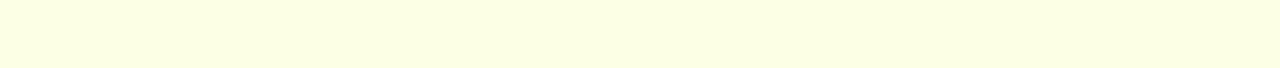
<file: peninsula-de-jandia.html>
<!DOCTYPE html>
<html class="nojs html css_verticalspacer" lang="es-ES">
 <head>

  <meta http-equiv="Content-type" content="text/html;charset=UTF-8"/>
  <meta name="generator" content="2018.1.0.386"/>
  <meta name="viewport" content="width=device-width, initial-scale=1.0"/>
  
  <script type="text/javascript">
   // Update the 'nojs'/'js' class on the html node
document.documentElement.className = document.documentElement.className.replace(/\bnojs\b/g, 'js');

// Check that all required assets are uploaded and up-to-date
if(typeof Muse == "undefined") window.Muse = {}; window.Muse.assets = {"required":["museutils.js", "museconfig.js", "jquery.watch.js", "require.js", "peninsula-de-jandia.css"], "outOfDate":[]};
</script>
  
  <title>PENINSULA DE JANDIA</title>
  <!-- CSS -->
  <link rel="stylesheet" type="text/css" href="css/site_global.css?crc=4075861810"/>
  <link rel="stylesheet" type="text/css" href="css/peninsula-de-jandia.css?crc=467958470" id="pagesheet"/>
   </head>
 <body>

  <div class="clearfix borderbox" id="page"><!-- column -->
   <a class="nonblock nontext clearfix colelem" id="u722-4" href="index.html"><!-- content --><p>BACK</p></a>
   <div class="clip_frame colelem" id="u1445"><!-- image -->
    <img class="block" id="u1445_img" src="images/captura%20de%20pantalla%202018-05-05%20a%20las%20182754.jpg?crc=4103158404" alt="" data-heightwidthratio="0.7366362451108214" data-image-width="767" data-image-height="565"/>
   </div>
   <div class="clearfix colelem" id="pu1455"><!-- group -->
    <div class="clip_frame grpelem" id="u1455"><!-- image -->
     <img class="block" id="u1455_img" src="images/captura%20de%20pantalla%202018-05-05%20a%20las%20183448.jpg?crc=171038006" alt="" data-heightwidthratio="0.5997442455242967" data-image-width="782" data-image-height="469"/>
    </div>
    <div class="browser_width grpelem" id="u751-bw">
     <div id="u751"><!-- simple frame --></div>
    </div>
   </div>
   <div class="browser_width colelem" id="u1465-bw">
    <div id="u1465"><!-- group -->
     <div class="clearfix" id="u1465_align_to_page">
      <div class="clip_frame grpelem" id="u1468"><!-- image -->
       <img class="block" id="u1468_img" src="images/captura%20de%20pantalla%202018-05-01%20a%20las%20184301.jpg?crc=4138425632" alt="" data-heightwidthratio="1.6560509554140128" data-image-width="314" data-image-height="520"/>
      </div>
      <div class="clip_frame grpelem" id="u1478"><!-- image -->
       <img class="block" id="u1478_img" src="images/captura%20de%20pantalla%202018-05-01%20a%20las%20184338.png?crc=4269047182" alt="" data-heightwidthratio="1.4054054054054055" data-image-width="370" data-image-height="520"/>
      </div>
     </div>
    </div>
   </div>
   <div class="browser_width colelem" id="u1488-bw">
    <div id="u1488"><!-- group -->
     <div class="clearfix" id="u1488_align_to_page">
      <div class="clip_frame grpelem" id="u1491"><!-- image -->
       <img class="block" id="u1491_img" src="images/captura%20de%20pantalla%202018-05-05%20a%20las%20183728.jpg?crc=3923727181" alt="" data-heightwidthratio="0.6744791666666666" data-image-width="768" data-image-height="518"/>
      </div>
     </div>
    </div>
   </div>
   <div class="browser_width colelem" id="u1501-bw">
    <div id="u1501"><!-- group -->
     <div class="clearfix" id="u1501_align_to_page">
      <div class="clip_frame grpelem" id="u1504"><!-- image -->
       <img class="block" id="u1504_img" src="images/captura%20de%20pantalla%202018-05-05%20a%20las%20182612.jpg?crc=90576785" alt="" data-heightwidthratio="1.1810154525386314" data-image-width="453" data-image-height="535"/>
      </div>
      <div class="clip_frame grpelem" id="u1514"><!-- image -->
       <img class="block" id="u1514_img" src="images/captura%20de%20pantalla%202018-05-01%20a%20las%20221350.jpg?crc=392571910" alt="" data-heightwidthratio="1.1941964285714286" data-image-width="448" data-image-height="535"/>
      </div>
     </div>
    </div>
   </div>
   <div class="browser_width colelem" id="u1524-bw">
    <div id="u1524"><!-- group -->
     <div class="clearfix" id="u1524_align_to_page">
      <div class="clip_frame grpelem" id="u1527"><!-- image -->
       <img class="block" id="u1527_img" src="images/captura%20de%20pantalla%202018-05-05%20a%20las%20182658.jpg?crc=284205511" alt="" data-heightwidthratio="1.268131868131868" data-image-width="455" data-image-height="577"/>
      </div>
      <div class="clip_frame grpelem" id="u1537"><!-- image -->
       <img class="block" id="u1537_img" src="images/captura%20de%20pantalla%202018-05-05%20a%20las%20191311.jpg?crc=434132650" alt="" data-heightwidthratio="1.5026041666666667" data-image-width="384" data-image-height="577"/>
      </div>
     </div>
    </div>
   </div>
   <div class="browser_width colelem" id="u1547-bw">
    <div id="u1547"><!-- group -->
     <div class="clearfix" id="u1547_align_to_page">
      <div class="clip_frame grpelem" id="u1550"><!-- image -->
       <img class="block" id="u1550_img" src="images/captura%20de%20pantalla%202018-05-05%20a%20las%20182017.jpg?crc=293818106" alt="" data-heightwidthratio="0.7342342342342343" data-image-width="888" data-image-height="652"/>
      </div>
     </div>
    </div>
   </div>
   <div class="browser_width colelem" id="u1560-bw">
    <div id="u1560"><!-- group -->
     <div class="clearfix" id="u1560_align_to_page">
      <div class="clip_frame grpelem" id="u1563"><!-- image -->
       <img class="block" id="u1563_img" src="images/captura%20de%20pantalla%202018-05-05%20a%20las%20182855.jpg?crc=3925839391" alt="" data-heightwidthratio="1.349367088607595" data-image-width="395" data-image-height="533"/>
      </div>
      <div class="clip_frame grpelem" id="u1573"><!-- image -->
       <img class="block" id="u1573_img" src="images/captura%20de%20pantalla%202018-05-05%20a%20las%20183533.jpg?crc=3826307896" alt="" data-heightwidthratio="0.8473767885532592" data-image-width="629" data-image-height="533"/>
      </div>
     </div>
    </div>
   </div>
   <div class="browser_width colelem" id="u1583-bw">
    <div id="u1583"><!-- group -->
     <div class="clearfix" id="u1583_align_to_page">
      <div class="clip_frame grpelem" id="u1586"><!-- image -->
       <img class="block" id="u1586_img" src="images/captura%20de%20pantalla%202018-05-05%20a%20las%20183001.jpg?crc=43696715" alt="" data-heightwidthratio="0.7101990049751243" data-image-width="804" data-image-height="571"/>
      </div>
     </div>
    </div>
   </div>
   <div class="browser_width colelem" id="u1596-bw">
    <div id="u1596"><!-- group -->
     <div class="clearfix" id="u1596_align_to_page">
      <div class="clip_frame grpelem" id="u1599"><!-- image -->
       <img class="block" id="u1599_img" src="images/captura%20de%20pantalla%202018-05-05%20a%20las%20183518.jpg?crc=394670792" alt="" data-heightwidthratio="0.8248447204968944" data-image-width="805" data-image-height="664"/>
      </div>
     </div>
    </div>
   </div>
   <div class="verticalspacer" data-offset-top="8006" data-content-above-spacer="8006" data-content-below-spacer="61" data-sizePolicy="fixed" data-pintopage="page_fixedLeft"></div>
  </div>
  <!-- Other scripts -->
  <script type="text/javascript">
   // Decide whether to suppress missing file error or not based on preference setting
var suppressMissingFileError = false
</script>
  <script type="text/javascript">
   window.Muse.assets.check=function(c){if(!window.Muse.assets.checked){window.Muse.assets.checked=!0;var b={},d=function(a,b){if(window.getComputedStyle){var c=window.getComputedStyle(a,null);return c&&c.getPropertyValue(b)||c&&c[b]||""}if(document.documentElement.currentStyle)return(c=a.currentStyle)&&c[b]||a.style&&a.style[b]||"";return""},a=function(a){if(a.match(/^rgb/))return a=a.replace(/\s+/g,"").match(/([\d\,]+)/gi)[0].split(","),(parseInt(a[0])<<16)+(parseInt(a[1])<<8)+parseInt(a[2]);if(a.match(/^\#/))return parseInt(a.substr(1),
16);return 0},f=function(f){for(var g=document.getElementsByTagName("link"),j=0;j<g.length;j++)if("text/css"==g[j].type){var l=(g[j].href||"").match(/\/?css\/([\w\-]+\.css)\?crc=(\d+)/);if(!l||!l[1]||!l[2])break;b[l[1]]=l[2]}g=document.createElement("div");g.className="version";g.style.cssText="display:none; width:1px; height:1px;";document.getElementsByTagName("body")[0].appendChild(g);for(j=0;j<Muse.assets.required.length;){var l=Muse.assets.required[j],k=l.match(/([\w\-\.]+)\.(\w+)$/),i=k&&k[1]?
k[1]:null,k=k&&k[2]?k[2]:null;switch(k.toLowerCase()){case "css":i=i.replace(/\W/gi,"_").replace(/^([^a-z])/gi,"_$1");g.className+=" "+i;i=a(d(g,"color"));k=a(d(g,"backgroundColor"));i!=0||k!=0?(Muse.assets.required.splice(j,1),"undefined"!=typeof b[l]&&(i!=b[l]>>>24||k!=(b[l]&16777215))&&Muse.assets.outOfDate.push(l)):j++;g.className="version";break;case "js":j++;break;default:throw Error("Unsupported file type: "+k);}}c?c().jquery!="1.8.3"&&Muse.assets.outOfDate.push("jquery-1.8.3.min.js"):Muse.assets.required.push("jquery-1.8.3.min.js");
g.parentNode.removeChild(g);if(Muse.assets.outOfDate.length||Muse.assets.required.length)g="Puede que determinados archivos falten en el servidor o sean incorrectos. Limpie la cache del navegador e inténtelo de nuevo. Si el problema persiste, póngase en contacto con el administrador del sitio web.",f&&Muse.assets.outOfDate.length&&(g+="\nOut of date: "+Muse.assets.outOfDate.join(",")),f&&Muse.assets.required.length&&(g+="\nMissing: "+Muse.assets.required.join(",")),suppressMissingFileError?(g+="\nUse SuppressMissingFileError key in AppPrefs.xml to show missing file error pop up.",console.log(g)):alert(g)};location&&location.search&&location.search.match&&location.search.match(/muse_debug/gi)?
setTimeout(function(){f(!0)},5E3):f()}};
var muse_init=function(){require.config({baseUrl:""});require(["jquery","museutils","whatinput","jquery.watch"],function(c){var $ = c;$(document).ready(function(){try{
window.Muse.assets.check($);/* body */
Muse.Utils.transformMarkupToFixBrowserProblemsPreInit();/* body */
Muse.Utils.prepHyperlinks(true);/* body */
Muse.Utils.resizeHeight('.browser_width');/* resize height */
Muse.Utils.requestAnimationFrame(function() { $('body').addClass('initialized'); });/* mark body as initialized */
Muse.Utils.makeButtonsVisibleAfterSettingMinWidth();/* body */
Muse.Utils.fullPage('#page');/* 100% height page */
Muse.Utils.showWidgetsWhenReady();/* body */
Muse.Utils.transformMarkupToFixBrowserProblems();/* body */
}catch(b){if(b&&"function"==typeof b.notify?b.notify():Muse.Assert.fail("Error calling selector function: "+b),false)throw b;}})})};

</script>
  <!-- RequireJS script -->
  <script src="scripts/require.js?crc=7928878" type="text/javascript" async data-main="scripts/museconfig.js?crc=310584261" onload="if (requirejs) requirejs.onError = function(requireType, requireModule) { if (requireType && requireType.toString && requireType.toString().indexOf && 0 <= requireType.toString().indexOf('#scripterror')) window.Muse.assets.check(); }" onerror="window.Muse.assets.check();"></script>
   </body>
</html>
</file>
<file: css/site_global.css>
html{min-height:100%;min-width:100%;-ms-text-size-adjust:none;}body,div,dl,dt,dd,ul,ol,li,nav,h1,h2,h3,h4,h5,h6,pre,code,form,fieldset,legend,input,button,textarea,p,blockquote,th,td,a{margin:0px;padding:0px;border-width:0px;border-style:solid;border-color:transparent;-webkit-transform-origin:left top;-ms-transform-origin:left top;-o-transform-origin:left top;transform-origin:left top;background-repeat:no-repeat;}button.submit-btn{-moz-box-sizing:content-box;-webkit-box-sizing:content-box;box-sizing:content-box;}.transition{-webkit-transition-property:background-image,background-position,background-color,border-color,border-radius,color,font-size,font-style,font-weight,letter-spacing,line-height,text-align,box-shadow,text-shadow,opacity;transition-property:background-image,background-position,background-color,border-color,border-radius,color,font-size,font-style,font-weight,letter-spacing,line-height,text-align,box-shadow,text-shadow,opacity;}.transition *{-webkit-transition:inherit;transition:inherit;}table{border-collapse:collapse;border-spacing:0px;}fieldset,img{border:0px;border-style:solid;-webkit-transform-origin:left top;-ms-transform-origin:left top;-o-transform-origin:left top;transform-origin:left top;}address,caption,cite,code,dfn,em,strong,th,var,optgroup{font-style:inherit;font-weight:inherit;}del,ins{text-decoration:none;}li{list-style:none;}caption,th{text-align:left;}h1,h2,h3,h4,h5,h6{font-size:100%;font-weight:inherit;}input,button,textarea,select,optgroup,option{font-family:inherit;font-size:inherit;font-style:inherit;font-weight:inherit;}.form-grp input,.form-grp textarea{-webkit-appearance:none;-webkit-border-radius:0;}body{font-family:Arial, Helvetica Neue, Helvetica, sans-serif;text-align:left;font-size:14px;line-height:17px;word-wrap:break-word;text-rendering:optimizeLegibility;-moz-font-feature-settings:'liga';-ms-font-feature-settings:'liga';-webkit-font-feature-settings:'liga';font-feature-settings:'liga';}a:link{color:#0A0075;text-decoration:underline;}a:visited{color:#800080;text-decoration:underline;}a:hover{color:#7EFBFF;text-decoration:underline;}a:active{color:#EE0000;text-decoration:underline;}a.nontext{color:black;text-decoration:none;font-style:normal;font-weight:normal;}.normal_text{color:#000000;direction:ltr;font-family:Arial, Helvetica Neue, Helvetica, sans-serif;font-size:14px;font-style:normal;font-weight:normal;letter-spacing:0px;line-height:17px;text-align:left;text-decoration:none;text-indent:0px;text-transform:none;vertical-align:0px;padding:0px;}.list0 li:before{position:absolute;right:100%;letter-spacing:0px;text-decoration:none;font-weight:normal;font-style:normal;}.rtl-list li:before{right:auto;left:100%;}.nls-None > li:before,.nls-None .list3 > li:before,.nls-None .list6 > li:before{margin-right:6px;content:'•';}.nls-None .list1 > li:before,.nls-None .list4 > li:before,.nls-None .list7 > li:before{margin-right:6px;content:'○';}.nls-None,.nls-None .list1,.nls-None .list2,.nls-None .list3,.nls-None .list4,.nls-None .list5,.nls-None .list6,.nls-None .list7,.nls-None .list8{padding-left:34px;}.nls-None.rtl-list,.nls-None .list1.rtl-list,.nls-None .list2.rtl-list,.nls-None .list3.rtl-list,.nls-None .list4.rtl-list,.nls-None .list5.rtl-list,.nls-None .list6.rtl-list,.nls-None .list7.rtl-list,.nls-None .list8.rtl-list{padding-left:0px;padding-right:34px;}.nls-None .list2 > li:before,.nls-None .list5 > li:before,.nls-None .list8 > li:before{margin-right:6px;content:'-';}.nls-None.rtl-list > li:before,.nls-None .list1.rtl-list > li:before,.nls-None .list2.rtl-list > li:before,.nls-None .list3.rtl-list > li:before,.nls-None .list4.rtl-list > li:before,.nls-None .list5.rtl-list > li:before,.nls-None .list6.rtl-list > li:before,.nls-None .list7.rtl-list > li:before,.nls-None .list8.rtl-list > li:before{margin-right:0px;margin-left:6px;}.TabbedPanelsTab{white-space:nowrap;}.MenuBar .MenuBarView,.MenuBar .SubMenuView{display:block;list-style:none;}.MenuBar .SubMenu{display:none;position:absolute;}.NoWrap{white-space:nowrap;word-wrap:normal;}.rootelem{margin-left:auto;margin-right:auto;}.colelem{display:inline;float:left;clear:both;}.clearfix:after{content:"\0020";visibility:hidden;display:block;height:0px;clear:both;}*:first-child+html .clearfix{zoom:1;}.clip_frame{overflow:hidden;}.popup_anchor{position:relative;width:0px;height:0px;}.allow_click_through *{pointer-events:auto;}.popup_element{z-index:100000;}.svg{display:block;vertical-align:top;}span.wrap{content:'';clear:left;display:block;}span.actAsInlineDiv{display:inline-block;}.position_content,.excludeFromNormalFlow{float:left;}.preload_images{position:absolute;overflow:hidden;left:-9999px;top:-9999px;height:1px;width:1px;}.preload{height:1px;width:1px;}.animateStates{-webkit-transition:0.3s ease-in-out;-moz-transition:0.3s ease-in-out;-o-transition:0.3s ease-in-out;transition:0.3s ease-in-out;}[data-whatinput="mouse"] *:focus,[data-whatinput="touch"] *:focus,input:focus,textarea:focus{outline:none;}textarea{resize:none;overflow:auto;}.allow_click_through,.fld-prompt{pointer-events:none;}.wrapped-input{position:absolute;top:0px;left:0px;background:transparent;border:none;}.submit-btn{z-index:50000;cursor:pointer;}.anchor_item{width:22px;height:18px;}.MenuBar .SubMenuVisible,.MenuBarVertical .SubMenuVisible,.MenuBar .SubMenu .SubMenuVisible,.popup_element.Active,span.actAsPara,.actAsDiv,a.nonblock.nontext,img.block{display:block;}.widget_invisible,.js .invi,.js .mse_pre_init{visibility:hidden;}.ose_ei{visibility:hidden;z-index:0;}.no_vert_scroll{overflow-y:hidden;}.always_vert_scroll{overflow-y:scroll;}.always_horz_scroll{overflow-x:scroll;}.fullscreen{overflow:hidden;left:0px;top:0px;position:fixed;height:100%;width:100%;-moz-box-sizing:border-box;-webkit-box-sizing:border-box;-ms-box-sizing:border-box;box-sizing:border-box;}.fullwidth{position:absolute;}.borderbox{-moz-box-sizing:border-box;-webkit-box-sizing:border-box;-ms-box-sizing:border-box;box-sizing:border-box;}.scroll_wrapper{position:absolute;overflow:auto;left:0px;right:0px;top:0px;bottom:0px;padding-top:0px;padding-bottom:0px;margin-top:0px;margin-bottom:0px;}.browser_width > *{position:absolute;left:0px;right:0px;}.grpelem,.accordion_wrapper{display:inline;float:left;}.fld-checkbox input[type=checkbox],.fld-radiobutton input[type=radio]{position:absolute;overflow:hidden;clip:rect(0px, 0px, 0px, 0px);height:1px;width:1px;margin:-1px;padding:0px;border:0px;}.fld-checkbox input[type=checkbox] + label,.fld-radiobutton input[type=radio] + label{display:inline-block;background-repeat:no-repeat;cursor:pointer;float:left;width:100%;height:100%;}.pointer_cursor,.fld-recaptcha-mode,.fld-recaptcha-refresh,.fld-recaptcha-help{cursor:pointer;}p,h1,h2,h3,h4,h5,h6,ol,ul,span.actAsPara{max-height:1000000px;}.superscript{vertical-align:super;font-size:66%;line-height:0px;}.subscript{vertical-align:sub;font-size:66%;line-height:0px;}.horizontalSlideShow{-ms-touch-action:pan-y;touch-action:pan-y;}.verticalSlideShow{-ms-touch-action:pan-x;touch-action:pan-x;}.colelem100,.verticalspacer{clear:both;}.list0 li,.MenuBar .MenuItemContainer,.SlideShowContentPanel .fullscreen img,.css_verticalspacer .verticalspacer{position:relative;}.popup_element.Inactive,.js .disn,.js .an_invi,.hidden,.breakpoint{display:none;}#muse_css_mq{position:absolute;display:none;background-color:#FFFFFE;}.fluid_height_spacer{width:0.01px;}.muse_check_css{display:none;position:fixed;}@media screen and (-webkit-min-device-pixel-ratio:0){body{text-rendering:auto;}}
</file>
<file: css/index.css>
.version.index{color:#00001B;background-color:#746D40;}#page{z-index:1;min-height:738px;background-image:none;border-width:0px;border-color:#000000;background-color:#D9E021;padding-bottom:62px;width:100%;max-width:1200px;margin-left:auto;margin-right:auto;}#u94{z-index:79;min-height:799.9603483700786px;background-color:#FFFCA9;padding-bottom:0px;}#u94_align_to_page{margin-left:auto;margin-right:auto;position:relative;max-width:1200px;padding-top:189px;padding-bottom:141px;}#pu100{z-index:80;position:relative;width:100%;}#u100{z-index:80;background-color:#EBE58A;position:relative;margin-right:-10000px;width:18.25%;left:41%;}#u207{z-index:86;background-color:transparent;position:relative;margin-right:-10000px;width:21.59%;left:39.25%;}#u207:hover{background-color:transparent;min-height:0px;width:21.59%;margin:0px -10000px 0px 0%;}#u100_img,#u207_img{width:100%;}#u167-4{z-index:82;display:block;vertical-align:top;margin-top:119px;position:relative;width:26.17%;left:37%;}.js body{visibility:hidden;}.js body.initialized{visibility:visible;}#u94-bw{z-index:79;min-height:799.9603483700786px;}#u171{z-index:46;min-height:400px;background-color:#FFFE3B;padding-bottom:399px;}#pu187{z-index:49;margin-right:-10000px;margin-top:208px;width:34.25%;margin-left:15.84%;}#u187{z-index:49;background-color:transparent;position:relative;margin-right:-10000px;width:49.88%;}#u345-4{z-index:55;min-height:104px;background-color:transparent;color:#FAFF81;text-align:center;font-size:18px;line-height:22px;font-weight:bold;position:relative;margin-right:-10000px;margin-top:62px;width:27.5%;left:12.41%;}#u290{z-index:59;-webkit-transition-duration:1s;-webkit-transition-delay:0s;-webkit-transition-timing-function:ease;transition-duration:1s;transition-delay:0s;transition-timing-function:ease;background-image:url("../images/blank.gif?crc=4208392903");background-color:transparent;position:relative;margin-right:-10000px;width:49.88%;}#u290:hover{-webkit-transition-duration:1s;-webkit-transition-delay:0s;-webkit-transition-timing-function:ease;transition-duration:1s;transition-delay:0s;transition-timing-function:ease;background-color:transparent;min-height:0px;width:49.88%;margin:0px -10000px 0px 0%;}#u290_img{width:100%;}#u351{z-index:69;background-color:transparent;position:relative;margin-right:-10000px;width:50.13%;left:49.88%;}#u361-4{z-index:71;min-height:84px;background-color:transparent;color:#F6FF72;text-align:center;font-size:22px;line-height:26px;font-weight:bold;position:relative;margin-right:-10000px;margin-top:62px;width:38.45%;left:54.51%;}#u364{z-index:75;-webkit-transition-duration:1s;-webkit-transition-delay:0s;-webkit-transition-timing-function:ease;transition-duration:1s;transition-delay:0s;transition-timing-function:ease;background-image:url("../images/blank.gif?crc=4208392903");background-color:transparent;position:relative;margin-right:-10000px;width:50.13%;left:49.88%;}#u364:hover{background-color:transparent;min-height:0px;width:50.13%;margin:0px -10000px 0px 0%;}#u351_img,#u364_img{width:100%;}#pu322{z-index:61;margin-right:-10000px;margin-top:208px;width:17.09%;margin-left:50.09%;}#u322{z-index:61;background-color:transparent;position:relative;margin-right:-10000px;width:100%;}#u348-4{z-index:63;min-height:105px;background-color:transparent;color:#FAFF5E;text-align:center;font-size:21px;line-height:25px;font-weight:bold;position:relative;margin-right:-10000px;margin-top:57px;width:62.44%;left:20.98%;}#u332{z-index:67;-webkit-transition-duration:1s;-webkit-transition-delay:0s;-webkit-transition-timing-function:ease;transition-duration:1s;transition-delay:0s;transition-timing-function:ease;background-image:url("../images/blank.gif?crc=4208392903");background-color:transparent;position:relative;margin-right:-10000px;width:100%;}#u187_img,#u332_img{width:100.49%;}#u332_img:hover{opacity:0;-ms-filter:"progid:DXImageTransform.Microsoft.Alpha(Opacity=0)";filter:alpha(opacity=0);width:100.49%;}#pu177{z-index:47;margin-right:-10000px;margin-top:208px;width:17.17%;margin-left:67.17%;}#u177{z-index:47;background-color:transparent;position:relative;margin-right:-10000px;width:100%;}#u342-4{z-index:51;min-height:108px;background-color:transparent;color:#FDFFA0;text-align:center;font-size:22px;line-height:26px;font-weight:bold;position:relative;margin-right:-10000px;margin-top:50px;width:62.14%;left:18.94%;}#u374{z-index:77;-webkit-transition-duration:1s;-webkit-transition-delay:0s;-webkit-transition-timing-function:ease;transition-duration:1s;transition-delay:0s;transition-timing-function:ease;background-image:url("../images/blank.gif?crc=4208392903");background-color:transparent;position:relative;margin-right:-10000px;width:100%;}#u332:hover,#u374:hover{-webkit-transition-duration:1s;-webkit-transition-delay:0s;-webkit-transition-timing-function:ease;transition-duration:1s;transition-delay:0s;transition-timing-function:ease;background-color:transparent;min-height:0px;width:100%;margin:0px -10000px 0px 0%;}#u322_img,#u177_img,#u374_img{width:100%;}#u207_img:hover,#u290_img:hover,#u364_img:hover,#u374_img:hover{opacity:0;-ms-filter:"progid:DXImageTransform.Microsoft.Alpha(Opacity=0)";filter:alpha(opacity=0);width:100%;}#u171-bw{z-index:46;min-height:400px;}#u387{z-index:2;min-height:634px;background-color:#FFFE3B;padding-bottom:166px;}#u171_align_to_page,#u387_align_to_page{margin-left:auto;margin-right:auto;position:relative;max-width:1200px;}#u390-43{z-index:3;min-height:495px;background-color:transparent;position:relative;margin-right:-10000px;margin-top:139px;width:67.92%;left:16%;}#u387-bw{z-index:2;min-height:634px;}.css_verticalspacer .verticalspacer{height:calc(100vh - 2461px);}#muse_css_mq,.html{background-color:#FFFFFF;}body{position:relative;min-width:320px;}
</file>
<file: docs/css/site_global.css>
html{min-height:100%;min-width:100%;-ms-text-size-adjust:none;}body,div,dl,dt,dd,ul,ol,li,nav,h1,h2,h3,h4,h5,h6,pre,code,form,fieldset,legend,input,button,textarea,p,blockquote,th,td,a{margin:0px;padding:0px;border-width:0px;border-style:solid;border-color:transparent;-webkit-transform-origin:left top;-ms-transform-origin:left top;-o-transform-origin:left top;transform-origin:left top;background-repeat:no-repeat;}button.submit-btn{-moz-box-sizing:content-box;-webkit-box-sizing:content-box;box-sizing:content-box;}.transition{-webkit-transition-property:background-image,background-position,background-color,border-color,border-radius,color,font-size,font-style,font-weight,letter-spacing,line-height,text-align,box-shadow,text-shadow,opacity;transition-property:background-image,background-position,background-color,border-color,border-radius,color,font-size,font-style,font-weight,letter-spacing,line-height,text-align,box-shadow,text-shadow,opacity;}.transition *{-webkit-transition:inherit;transition:inherit;}table{border-collapse:collapse;border-spacing:0px;}fieldset,img{border:0px;border-style:solid;-webkit-transform-origin:left top;-ms-transform-origin:left top;-o-transform-origin:left top;transform-origin:left top;}address,caption,cite,code,dfn,em,strong,th,var,optgroup{font-style:inherit;font-weight:inherit;}del,ins{text-decoration:none;}li{list-style:none;}caption,th{text-align:left;}h1,h2,h3,h4,h5,h6{font-size:100%;font-weight:inherit;}input,button,textarea,select,optgroup,option{font-family:inherit;font-size:inherit;font-style:inherit;font-weight:inherit;}.form-grp input,.form-grp textarea{-webkit-appearance:none;-webkit-border-radius:0;}body{font-family:Arial, Helvetica Neue, Helvetica, sans-serif;text-align:left;font-size:14px;line-height:17px;word-wrap:break-word;text-rendering:optimizeLegibility;-moz-font-feature-settings:'liga';-ms-font-feature-settings:'liga';-webkit-font-feature-settings:'liga';font-feature-settings:'liga';}a:link{color:#0A0075;text-decoration:underline;}a:visited{color:#800080;text-decoration:underline;}a:hover{color:#7EFBFF;text-decoration:underline;}a:active{color:#EE0000;text-decoration:underline;}a.nontext{color:black;text-decoration:none;font-style:normal;font-weight:normal;}.normal_text{color:#000000;direction:ltr;font-family:Arial, Helvetica Neue, Helvetica, sans-serif;font-size:14px;font-style:normal;font-weight:normal;letter-spacing:0px;line-height:17px;text-align:left;text-decoration:none;text-indent:0px;text-transform:none;vertical-align:0px;padding:0px;}.list0 li:before{position:absolute;right:100%;letter-spacing:0px;text-decoration:none;font-weight:normal;font-style:normal;}.rtl-list li:before{right:auto;left:100%;}.nls-None > li:before,.nls-None .list3 > li:before,.nls-None .list6 > li:before{margin-right:6px;content:'•';}.nls-None .list1 > li:before,.nls-None .list4 > li:before,.nls-None .list7 > li:before{margin-right:6px;content:'○';}.nls-None,.nls-None .list1,.nls-None .list2,.nls-None .list3,.nls-None .list4,.nls-None .list5,.nls-None .list6,.nls-None .list7,.nls-None .list8{padding-left:34px;}.nls-None.rtl-list,.nls-None .list1.rtl-list,.nls-None .list2.rtl-list,.nls-None .list3.rtl-list,.nls-None .list4.rtl-list,.nls-None .list5.rtl-list,.nls-None .list6.rtl-list,.nls-None .list7.rtl-list,.nls-None .list8.rtl-list{padding-left:0px;padding-right:34px;}.nls-None .list2 > li:before,.nls-None .list5 > li:before,.nls-None .list8 > li:before{margin-right:6px;content:'-';}.nls-None.rtl-list > li:before,.nls-None .list1.rtl-list > li:before,.nls-None .list2.rtl-list > li:before,.nls-None .list3.rtl-list > li:before,.nls-None .list4.rtl-list > li:before,.nls-None .list5.rtl-list > li:before,.nls-None .list6.rtl-list > li:before,.nls-None .list7.rtl-list > li:before,.nls-None .list8.rtl-list > li:before{margin-right:0px;margin-left:6px;}.TabbedPanelsTab{white-space:nowrap;}.MenuBar .MenuBarView,.MenuBar .SubMenuView{display:block;list-style:none;}.MenuBar .SubMenu{display:none;position:absolute;}.NoWrap{white-space:nowrap;word-wrap:normal;}.rootelem{margin-left:auto;margin-right:auto;}.colelem{display:inline;float:left;clear:both;}.clearfix:after{content:"\0020";visibility:hidden;display:block;height:0px;clear:both;}*:first-child+html .clearfix{zoom:1;}.clip_frame{overflow:hidden;}.popup_anchor{position:relative;width:0px;height:0px;}.allow_click_through *{pointer-events:auto;}.popup_element{z-index:100000;}.svg{display:block;vertical-align:top;}span.wrap{content:'';clear:left;display:block;}span.actAsInlineDiv{display:inline-block;}.position_content,.excludeFromNormalFlow{float:left;}.preload_images{position:absolute;overflow:hidden;left:-9999px;top:-9999px;height:1px;width:1px;}.preload{height:1px;width:1px;}.animateStates{-webkit-transition:0.3s ease-in-out;-moz-transition:0.3s ease-in-out;-o-transition:0.3s ease-in-out;transition:0.3s ease-in-out;}[data-whatinput="mouse"] *:focus,[data-whatinput="touch"] *:focus,input:focus,textarea:focus{outline:none;}textarea{resize:none;overflow:auto;}.allow_click_through,.fld-prompt{pointer-events:none;}.wrapped-input{position:absolute;top:0px;left:0px;background:transparent;border:none;}.submit-btn{z-index:50000;cursor:pointer;}.anchor_item{width:22px;height:18px;}.MenuBar .SubMenuVisible,.MenuBarVertical .SubMenuVisible,.MenuBar .SubMenu .SubMenuVisible,.popup_element.Active,span.actAsPara,.actAsDiv,a.nonblock.nontext,img.block{display:block;}.widget_invisible,.js .invi,.js .mse_pre_init{visibility:hidden;}.ose_ei{visibility:hidden;z-index:0;}.no_vert_scroll{overflow-y:hidden;}.always_vert_scroll{overflow-y:scroll;}.always_horz_scroll{overflow-x:scroll;}.fullscreen{overflow:hidden;left:0px;top:0px;position:fixed;height:100%;width:100%;-moz-box-sizing:border-box;-webkit-box-sizing:border-box;-ms-box-sizing:border-box;box-sizing:border-box;}.fullwidth{position:absolute;}.borderbox{-moz-box-sizing:border-box;-webkit-box-sizing:border-box;-ms-box-sizing:border-box;box-sizing:border-box;}.scroll_wrapper{position:absolute;overflow:auto;left:0px;right:0px;top:0px;bottom:0px;padding-top:0px;padding-bottom:0px;margin-top:0px;margin-bottom:0px;}.browser_width > *{position:absolute;left:0px;right:0px;}.grpelem,.accordion_wrapper{display:inline;float:left;}.fld-checkbox input[type=checkbox],.fld-radiobutton input[type=radio]{position:absolute;overflow:hidden;clip:rect(0px, 0px, 0px, 0px);height:1px;width:1px;margin:-1px;padding:0px;border:0px;}.fld-checkbox input[type=checkbox] + label,.fld-radiobutton input[type=radio] + label{display:inline-block;background-repeat:no-repeat;cursor:pointer;float:left;width:100%;height:100%;}.pointer_cursor,.fld-recaptcha-mode,.fld-recaptcha-refresh,.fld-recaptcha-help{cursor:pointer;}p,h1,h2,h3,h4,h5,h6,ol,ul,span.actAsPara{max-height:1000000px;}.superscript{vertical-align:super;font-size:66%;line-height:0px;}.subscript{vertical-align:sub;font-size:66%;line-height:0px;}.horizontalSlideShow{-ms-touch-action:pan-y;touch-action:pan-y;}.verticalSlideShow{-ms-touch-action:pan-x;touch-action:pan-x;}.colelem100,.verticalspacer{clear:both;}.list0 li,.MenuBar .MenuItemContainer,.SlideShowContentPanel .fullscreen img,.css_verticalspacer .verticalspacer{position:relative;}.popup_element.Inactive,.js .disn,.js .an_invi,.hidden,.breakpoint{display:none;}#muse_css_mq{position:absolute;display:none;background-color:#FFFFFE;}.fluid_height_spacer{width:0.01px;}.muse_check_css{display:none;position:fixed;}@media screen and (-webkit-min-device-pixel-ratio:0){body{text-rendering:auto;}}
</file>
<file: docs/css/index.css>
.version.index{color:#0000F5;background-color:#67CFEC;}#page{z-index:1;min-height:738px;background-image:none;border-width:0px;border-color:#000000;background-color:#D9E021;padding-bottom:62px;width:100%;max-width:1200px;margin-left:auto;margin-right:auto;}#u94{z-index:66;min-height:799.9603483700786px;background-color:#FFFCA9;padding-bottom:0px;}#u94_align_to_page{margin-left:auto;margin-right:auto;position:relative;max-width:1200px;padding-top:189px;padding-bottom:141px;}#pu100{z-index:67;position:relative;width:100%;}#u100{z-index:67;background-color:#EBE58A;position:relative;margin-right:-10000px;width:18.25%;left:41%;}#u207{z-index:73;background-color:transparent;position:relative;margin-right:-10000px;width:21.59%;left:39.25%;}#u207:hover{background-color:transparent;min-height:0px;width:21.59%;margin:0px -10000px 0px 0%;}#u100_img,#u207_img{width:100%;}#u167-4{z-index:69;display:block;vertical-align:top;margin-top:119px;position:relative;width:26.17%;left:37%;}.js body{visibility:hidden;}.js body.initialized{visibility:visible;}#u94-bw{z-index:66;min-height:799.9603483700786px;}#u171{z-index:33;min-height:400px;background-color:#FFFE3B;padding-bottom:399px;}#pu187{z-index:36;margin-right:-10000px;margin-top:208px;width:34.25%;margin-left:15.84%;}#u187{z-index:36;background-color:transparent;position:relative;margin-right:-10000px;width:49.88%;}#u345-4{z-index:42;min-height:104px;background-color:transparent;color:#FAFF81;text-align:center;font-size:18px;line-height:22px;font-weight:bold;position:relative;margin-right:-10000px;margin-top:62px;width:27.5%;left:12.41%;}#u290{z-index:46;-webkit-transition-duration:1s;-webkit-transition-delay:0s;-webkit-transition-timing-function:ease;transition-duration:1s;transition-delay:0s;transition-timing-function:ease;background-image:url("../images/blank.gif?crc=4208392903");background-color:transparent;position:relative;margin-right:-10000px;width:49.88%;}#u290:hover{-webkit-transition-duration:1s;-webkit-transition-delay:0s;-webkit-transition-timing-function:ease;transition-duration:1s;transition-delay:0s;transition-timing-function:ease;background-color:transparent;min-height:0px;width:49.88%;margin:0px -10000px 0px 0%;}#u290_img{width:100%;}#u351{z-index:56;background-color:transparent;position:relative;margin-right:-10000px;width:50.13%;left:49.88%;}#u361-4{z-index:58;min-height:84px;background-color:transparent;color:#F6FF72;text-align:center;font-size:22px;line-height:26px;font-weight:bold;position:relative;margin-right:-10000px;margin-top:62px;width:38.45%;left:54.51%;}#u364{z-index:62;-webkit-transition-duration:1s;-webkit-transition-delay:0s;-webkit-transition-timing-function:ease;transition-duration:1s;transition-delay:0s;transition-timing-function:ease;background-image:url("../images/blank.gif?crc=4208392903");background-color:transparent;position:relative;margin-right:-10000px;width:50.13%;left:49.88%;}#u364:hover{background-color:transparent;min-height:0px;width:50.13%;margin:0px -10000px 0px 0%;}#u351_img,#u364_img{width:100%;}#pu322{z-index:48;margin-right:-10000px;margin-top:208px;width:17.09%;margin-left:50.09%;}#u322{z-index:48;background-color:transparent;position:relative;margin-right:-10000px;width:100%;}#u348-4{z-index:50;min-height:105px;background-color:transparent;color:#FAFF5E;text-align:center;font-size:21px;line-height:25px;font-weight:bold;position:relative;margin-right:-10000px;margin-top:57px;width:62.44%;left:20.98%;}#u332{z-index:54;-webkit-transition-duration:1s;-webkit-transition-delay:0s;-webkit-transition-timing-function:ease;transition-duration:1s;transition-delay:0s;transition-timing-function:ease;background-image:url("../images/blank.gif?crc=4208392903");background-color:transparent;position:relative;margin-right:-10000px;width:100%;}#u187_img,#u332_img{width:100.49%;}#u332_img:hover{opacity:0;-ms-filter:"progid:DXImageTransform.Microsoft.Alpha(Opacity=0)";filter:alpha(opacity=0);width:100.49%;}#pu177{z-index:34;margin-right:-10000px;margin-top:208px;width:17.17%;margin-left:67.17%;}#u177{z-index:34;background-color:transparent;position:relative;margin-right:-10000px;width:100%;}#u342-4{z-index:38;min-height:108px;background-color:transparent;color:#FDFFA0;text-align:center;font-size:22px;line-height:26px;font-weight:bold;position:relative;margin-right:-10000px;margin-top:50px;width:62.14%;left:18.94%;}#u374{z-index:64;-webkit-transition-duration:1s;-webkit-transition-delay:0s;-webkit-transition-timing-function:ease;transition-duration:1s;transition-delay:0s;transition-timing-function:ease;background-image:url("../images/blank.gif?crc=4208392903");background-color:transparent;position:relative;margin-right:-10000px;width:100%;}#u332:hover,#u374:hover{-webkit-transition-duration:1s;-webkit-transition-delay:0s;-webkit-transition-timing-function:ease;transition-duration:1s;transition-delay:0s;transition-timing-function:ease;background-color:transparent;min-height:0px;width:100%;margin:0px -10000px 0px 0%;}#u322_img,#u177_img,#u374_img{width:100%;}#u207_img:hover,#u290_img:hover,#u364_img:hover,#u374_img:hover{opacity:0;-ms-filter:"progid:DXImageTransform.Microsoft.Alpha(Opacity=0)";filter:alpha(opacity=0);width:100%;}#u171-bw{z-index:33;min-height:400px;}#u387{z-index:2;min-height:634px;background-color:#FFFE3B;padding-bottom:166px;}#u171_align_to_page,#u387_align_to_page{margin-left:auto;margin-right:auto;position:relative;max-width:1200px;}#u390-30{z-index:3;min-height:495px;background-color:transparent;position:relative;margin-right:-10000px;margin-top:139px;width:67.92%;left:16%;}#u387-bw{z-index:2;min-height:634px;}.css_verticalspacer .verticalspacer{height:calc(100vh - 2461px);}#muse_css_mq,.html{background-color:#FFFFFF;}body{position:relative;min-width:320px;}
</file>
<file: css/campos-de-golf-antigua.css>
.version.campos_de_golf_antigua{color:#000006;background-color:#4F8553;}#muse_css_mq{background-color:#FFFFFF;}#page{z-index:1;min-height:788px;background-image:none;border-width:0px;border-color:#000000;background-color:transparent;padding-bottom:12px;width:100%;max-width:1200px;margin-left:auto;margin-right:auto;}#pu735-4{z-index:37;margin-right:-10000px;margin-top:27px;width:100%;}#u735-4{z-index:37;min-height:29px;background-color:transparent;color:#AEF9FF;font-weight:bold;position:relative;width:6.5%;margin-left:2.67%;}#u987{z-index:41;background-color:transparent;margin-top:127px;position:relative;width:67.25%;margin-left:16.34%;}#u1000{z-index:35;background-color:transparent;margin-top:270px;position:relative;width:34.34%;margin-left:32.84%;}#pu1010{z-index:30;margin-top:138px;width:100%;}#u1010{z-index:30;background-color:transparent;position:relative;margin-right:-10000px;margin-top:215px;width:41%;left:8.17%;}#u1066{z-index:32;background-color:transparent;position:relative;margin-right:-10000px;margin-top:215px;width:34%;left:57.75%;}#u997{z-index:34;height:800px;}.js body{visibility:hidden;}.js body.initialized{visibility:visible;}#u997-bw{z-index:34;height:800px;}#u1053{z-index:27;min-height:722px;background-color:transparent;padding-bottom:78px;}#u1056{z-index:28;background-color:transparent;position:relative;margin-right:-10000px;margin-top:78px;width:59.17%;left:21.25%;}#u1053-bw{z-index:27;min-height:722px;}#u1119{z-index:23;min-height:614px;background-color:transparent;padding-bottom:186px;}#u1119_align_to_page{margin-left:auto;margin-right:auto;position:relative;max-width:1200px;margin-bottom:-1px;}#u1122{z-index:24;background-color:transparent;position:relative;margin-right:-10000px;margin-top:141px;width:42.67%;left:28.67%;}#u1119-bw{z-index:23;min-height:614px;margin-top:-1px;}#u1344{z-index:18;min-height:604px;background-color:transparent;padding-bottom:196px;}#u1347{z-index:19;background-color:transparent;position:relative;margin-right:-10000px;margin-top:194px;width:22.92%;left:18.09%;}#u1357{z-index:21;background-color:transparent;position:relative;margin-right:-10000px;margin-top:194px;width:24.5%;left:57.42%;}#u1357_img{width:100.35%;}#u1344-bw{z-index:18;min-height:604px;margin-top:5px;}#u1373{z-index:13;min-height:614px;background-color:transparent;padding-bottom:186px;}#u1386{z-index:16;background-color:transparent;position:relative;margin-right:-10000px;margin-top:186px;width:26.34%;left:18.09%;}#u1376{z-index:14;background-color:transparent;position:relative;margin-right:-10000px;margin-top:187px;width:25%;left:57%;}#u1373-bw{z-index:13;min-height:614px;}#u1396{z-index:10;min-height:685px;background-color:transparent;padding-bottom:115px;}#u1399{z-index:11;background-color:transparent;position:relative;margin-right:-10000px;margin-top:63px;width:41%;left:26.25%;}#u1396-bw{z-index:10;min-height:685px;}#u1409{z-index:7;min-height:707px;background-color:transparent;padding-bottom:93px;}#u1412{z-index:8;background-color:transparent;position:relative;margin-right:-10000px;margin-top:93px;width:80.34%;left:9.84%;}#u1409-bw{z-index:7;min-height:707px;}#u1422{z-index:2;min-height:509px;background-color:transparent;padding-bottom:291px;}#u1053_align_to_page,#u1344_align_to_page,#u1373_align_to_page,#u1396_align_to_page,#u1409_align_to_page,#u1422_align_to_page{margin-left:auto;margin-right:auto;position:relative;max-width:1200px;}#u1435{z-index:5;background-color:transparent;position:relative;margin-right:-10000px;margin-top:199px;width:41.75%;left:8.17%;}#u1425{z-index:3;background-color:transparent;position:relative;margin-right:-10000px;margin-top:199px;width:31.42%;left:60.59%;}#u987_img,#u1000_img,#u1010_img,#u1066_img,#u1056_img,#u1122_img,#u1347_img,#u1386_img,#u1376_img,#u1399_img,#u1412_img,#u1435_img,#u1425_img{width:100%;}#u1422-bw{z-index:2;min-height:509px;}.css_verticalspacer .verticalspacer{height:calc(100vh - 8059px);}#u1050{z-index:26;height:50px;position:relative;margin-right:-10000px;width:31.25%;}.ie #u997,.ie #u1050{background-color:#FFFFFF;opacity:0.01;-ms-filter:"progid:DXImageTransform.Microsoft.Alpha(Opacity=1)";filter:alpha(opacity=1);}.html{background-color:#FCFFE5;}body{position:relative;min-width:320px;}.verticalspacer{min-height:1px;}
</file>
<file: css/dunas-de-corralejo.css>
.version.dunas_de_corralejo{color:#000007;background-color:#A68AA6;}#muse_css_mq{background-color:#FFFFFF;}#page{z-index:1;min-height:704.8499999999995px;background-image:none;border-width:0px;border-color:#000000;background-color:transparent;padding-top:33px;padding-bottom:62.150000000000546px;width:100%;max-width:1200px;margin-left:auto;margin-right:auto;}#u748-4{z-index:37;min-height:29px;background-color:transparent;color:#AEF9FF;font-weight:bold;position:relative;width:6.5%;margin-left:1.67%;}#pu1652{z-index:41;margin-top:132px;width:100%;}#u1652{z-index:41;background-color:transparent;position:relative;margin-right:-10000px;width:33.17%;left:8.17%;}#u1642{z-index:43;background-color:transparent;position:relative;margin-right:-10000px;width:44.25%;left:47.59%;}#u1609{z-index:32;min-height:581px;background-color:transparent;padding-bottom:219px;}#u1682{z-index:33;background-color:transparent;position:relative;margin-right:-10000px;margin-top:183px;width:47.5%;left:8.17%;}#u1672{z-index:35;background-color:transparent;position:relative;margin-right:-10000px;margin-top:183px;width:32.75%;left:59%;}.js body{visibility:hidden;}.js body.initialized{visibility:visible;}#u1609-bw{z-index:32;min-height:581px;margin-top:240px;}#u1612{z-index:29;min-height:647px;background-color:transparent;padding-bottom:153px;}#u1712{z-index:30;background-color:transparent;position:relative;margin-right:-10000px;margin-top:102px;width:83.67%;left:8.17%;}#u1612-bw{z-index:29;min-height:647px;}#u1615{z-index:24;min-height:611px;background-color:transparent;padding-bottom:189px;}#u1722{z-index:25;background-color:transparent;position:relative;margin-right:-10000px;margin-top:157px;width:37.75%;left:8.17%;}#u1732{z-index:27;background-color:transparent;position:relative;margin-right:-10000px;margin-top:157px;width:40.17%;left:51.67%;}#u1615-bw{z-index:24;min-height:611px;}#u1618{z-index:17;min-height:603px;background-color:transparent;padding-bottom:197px;}#u1739{z-index:18;background-color:transparent;position:relative;margin-right:-10000px;margin-top:121px;width:52.92%;left:6.09%;}#u1749{z-index:20;background-color:transparent;position:relative;margin-right:-10000px;margin-top:121px;width:29.17%;left:64.09%;}#u1749_img{padding-right:0.2860955020142151%;width:99.72%;}#u1618-bw{z-index:17;min-height:603px;}#u1621{z-index:12;min-height:706px;background-color:transparent;padding-bottom:94px;}#u1759{z-index:22;background-color:transparent;position:relative;margin-right:-10000px;margin-top:52px;width:67.92%;left:16.09%;}#u1621-bw{z-index:12;min-height:706px;}#u1624{z-index:9;min-height:555px;background-color:transparent;padding-bottom:245px;}#u1769{z-index:13;background-color:transparent;position:relative;margin-right:-10000px;margin-top:172px;width:39.84%;left:8.17%;}#u1789{z-index:15;background-color:transparent;position:relative;margin-right:-10000px;margin-top:172px;width:39.59%;left:52.25%;}#u1624-bw{z-index:9;min-height:555px;}#u1627{z-index:6;min-height:653px;background-color:transparent;padding-bottom:147px;}#u1779{z-index:10;background-color:transparent;position:relative;margin-right:-10000px;margin-top:186px;width:67.59%;left:16%;}#u1627-bw{z-index:6;min-height:653px;}#u1633{z-index:3;min-height:601px;background-color:transparent;padding-bottom:199px;}#u1799{z-index:7;background-color:transparent;position:relative;margin-right:-10000px;margin-top:134px;width:67.59%;left:16%;}#u1633-bw{z-index:3;min-height:601px;}#u1639{z-index:2;min-height:627px;background-color:transparent;padding-bottom:173px;}#u1609_align_to_page,#u1612_align_to_page,#u1615_align_to_page,#u1618_align_to_page,#u1621_align_to_page,#u1624_align_to_page,#u1627_align_to_page,#u1633_align_to_page,#u1639_align_to_page{margin-left:auto;margin-right:auto;position:relative;max-width:1200px;}#u1809{z-index:4;background-color:transparent;position:relative;margin-right:-10000px;margin-top:93px;width:50.84%;left:24.59%;}#u1652_img,#u1642_img,#u1682_img,#u1672_img,#u1712_img,#u1722_img,#u1732_img,#u1739_img,#u1759_img,#u1769_img,#u1789_img,#u1779_img,#u1799_img,#u1809_img{width:100%;}#u1639-bw{z-index:2;min-height:627px;}.css_verticalspacer .verticalspacer{height:calc(100vh - 8061px);}.html{background-color:#FCFFE5;}body{position:relative;min-width:320px;}
</file>
<file: css/istmo.css>
.version.istmo{color:#0000E6;background-color:#A0FA6E;}#muse_css_mq{background-color:#FFFFFF;}#page{z-index:1;min-height:705px;background-image:none;border-width:0px;border-color:#000000;background-color:transparent;padding-top:33px;padding-bottom:62px;width:100%;max-width:1200px;margin-left:auto;margin-right:auto;}#u699-4{z-index:2;min-height:29px;background-color:transparent;color:#AEF9FF;font-weight:bold;position:relative;width:6.5%;margin-left:1.67%;}#u760{z-index:7;background-color:transparent;margin-top:89px;position:relative;width:67.25%;margin-left:16.42%;}#pu807{z-index:9;margin-top:295px;width:100%;}#u807{z-index:9;background-color:transparent;position:relative;margin-right:-10000px;width:43.75%;left:1.67%;}#u977{z-index:31;background-color:transparent;position:relative;margin-right:-10000px;margin-top:56px;width:47.5%;left:50.84%;}#pu837{z-index:11;margin-top:400px;width:100%;}#u837{z-index:11;background-color:transparent;position:relative;margin-right:-10000px;width:49.17%;left:8.17%;}#u847{z-index:13;background-color:transparent;position:relative;margin-right:-10000px;width:27.09%;left:64.75%;}#pu907{z-index:17;margin-top:293px;width:100%;}#u907{z-index:17;background-color:transparent;position:relative;margin-right:-10000px;width:29.25%;left:8.17%;}#u897{z-index:15;background-color:transparent;position:relative;margin-right:-10000px;width:49.42%;left:42.42%;}#pu917{z-index:19;margin-top:372px;width:100%;}#u917{z-index:19;background-color:transparent;position:relative;margin-right:-10000px;margin-top:1px;width:40.17%;left:1.67%;}#u927{z-index:21;background-color:transparent;position:relative;margin-right:-10000px;width:49.92%;left:48.42%;}#u937{z-index:23;background-color:transparent;margin-top:309px;position:relative;width:80.09%;margin-left:9.84%;}#u947{z-index:25;background-color:transparent;margin-top:216px;position:relative;width:80.17%;margin-left:9.84%;}#u957{z-index:27;background-color:transparent;margin-top:181px;position:relative;width:99.84%;}#u757{z-index:6;min-height:563px;background-color:transparent;padding-bottom:237px;}#u757_align_to_page{margin-left:auto;margin-right:auto;position:relative;max-width:1200px;}#u967{z-index:29;background-color:transparent;position:relative;margin-right:-10000px;margin-top:191px;width:39.34%;left:26.25%;}#u760_img,#u807_img,#u977_img,#u837_img,#u847_img,#u907_img,#u897_img,#u917_img,#u927_img,#u937_img,#u947_img,#u957_img,#u967_img{width:100%;}.js body{visibility:hidden;}.js body.initialized{visibility:visible;}#u757-bw{z-index:6;min-height:563px;margin-top:46px;}.css_verticalspacer .verticalspacer{height:calc(100vh - 7258px);}.html{background-color:#FCFFE5;}body{position:relative;min-width:320px;}
</file>
<file: css/peninsula-de-jandia.css>
.version.peninsula_de_jandia{color:#00001B;background-color:#E47AC6;}#muse_css_mq{background-color:#FFFFFF;}#page{z-index:1;min-height:704.6999999999998px;background-image:none;border-width:0px;border-color:#000000;background-color:transparent;padding-top:33px;padding-bottom:62.30000000000018px;width:100%;max-width:1200px;margin-left:auto;margin-right:auto;}#u722-4{z-index:36;min-height:29px;background-color:transparent;color:#AEF9FF;font-weight:bold;position:relative;width:6.5%;margin-left:2.5%;}#u1445{z-index:41;background-color:transparent;margin-top:44px;position:relative;width:63.92%;margin-left:18%;}#pu1455{z-index:34;margin-top:127px;width:100%;}#u1455{z-index:34;background-color:transparent;position:relative;margin-right:-10000px;margin-top:101px;width:65.17%;left:17.42%;}#u751{z-index:40;height:799px;}.ie #u751{background-color:#FFFFFF;opacity:0.01;-ms-filter:"progid:DXImageTransform.Microsoft.Alpha(Opacity=1)";filter:alpha(opacity=1);}.js body{visibility:hidden;}.js body.initialized{visibility:visible;}#u751-bw{z-index:40;height:799px;}#u1465{z-index:29;min-height:613px;background-color:transparent;padding-bottom:196px;}#u1468{z-index:30;background-color:transparent;position:relative;margin-right:-10000px;margin-top:93px;width:26.17%;left:16.42%;}#u1478{z-index:32;background-color:transparent;position:relative;margin-right:-10000px;margin-top:93px;width:30.84%;left:52.75%;}#u1465-bw{z-index:29;min-height:613px;}#u1488{z-index:26;min-height:648px;background-color:transparent;padding-bottom:152px;}#u1491{z-index:27;background-color:transparent;position:relative;margin-right:-10000px;margin-top:129px;width:64%;left:18.09%;}#u1488-bw{z-index:26;min-height:648px;}#u1501{z-index:21;min-height:654px;background-color:transparent;padding-bottom:146px;}#u1504{z-index:22;background-color:transparent;position:relative;margin-right:-10000px;margin-top:119px;width:37.75%;left:8.17%;}#u1514{z-index:24;background-color:transparent;position:relative;margin-right:-10000px;margin-top:119px;width:37.34%;left:54.51%;}#u1501-bw{z-index:21;min-height:654px;}#u1524{z-index:16;min-height:676px;background-color:transparent;padding-bottom:124px;}#u1527{z-index:17;background-color:transparent;position:relative;margin-right:-10000px;margin-top:99px;width:37.92%;left:8.17%;}#u1537{z-index:19;background-color:transparent;position:relative;margin-right:-10000px;margin-top:99px;width:32%;left:59.59%;}#u1524-bw{z-index:16;min-height:676px;}#u1547{z-index:13;min-height:702px;background-color:transparent;padding-bottom:98px;}#u1550{z-index:14;background-color:transparent;position:relative;margin-right:-10000px;margin-top:50px;width:74%;left:12.84%;}#u1547-bw{z-index:13;min-height:702px;}#u1560{z-index:8;min-height:626px;background-color:transparent;padding-bottom:174px;}#u1563{z-index:9;background-color:transparent;position:relative;margin-right:-10000px;margin-top:93px;width:32.92%;left:5.59%;}#u1573{z-index:11;background-color:transparent;position:relative;margin-right:-10000px;margin-top:93px;width:52.42%;left:42.67%;}#u1560-bw{z-index:8;min-height:626px;}#u1583{z-index:5;min-height:654px;background-color:transparent;padding-bottom:146px;}#u1586{z-index:6;background-color:transparent;position:relative;margin-right:-10000px;margin-top:83px;width:67%;left:16.5%;}#u1583-bw{z-index:5;min-height:654px;}#u1596{z-index:2;min-height:732px;background-color:transparent;padding-bottom:68px;}#u1465_align_to_page,#u1488_align_to_page,#u1501_align_to_page,#u1524_align_to_page,#u1547_align_to_page,#u1560_align_to_page,#u1583_align_to_page,#u1596_align_to_page{margin-left:auto;margin-right:auto;position:relative;max-width:1200px;}#u1599{z-index:3;background-color:transparent;position:relative;margin-right:-10000px;margin-top:68px;width:67.09%;left:16.5%;}#u1445_img,#u1455_img,#u1468_img,#u1478_img,#u1491_img,#u1504_img,#u1514_img,#u1527_img,#u1537_img,#u1550_img,#u1563_img,#u1573_img,#u1586_img,#u1599_img{width:100%;}#u1596-bw{z-index:2;min-height:732px;}.css_verticalspacer .verticalspacer{height:calc(100vh - 8067px);}.html{background-color:#FCFFE5;}body{position:relative;min-width:320px;}
</file>
